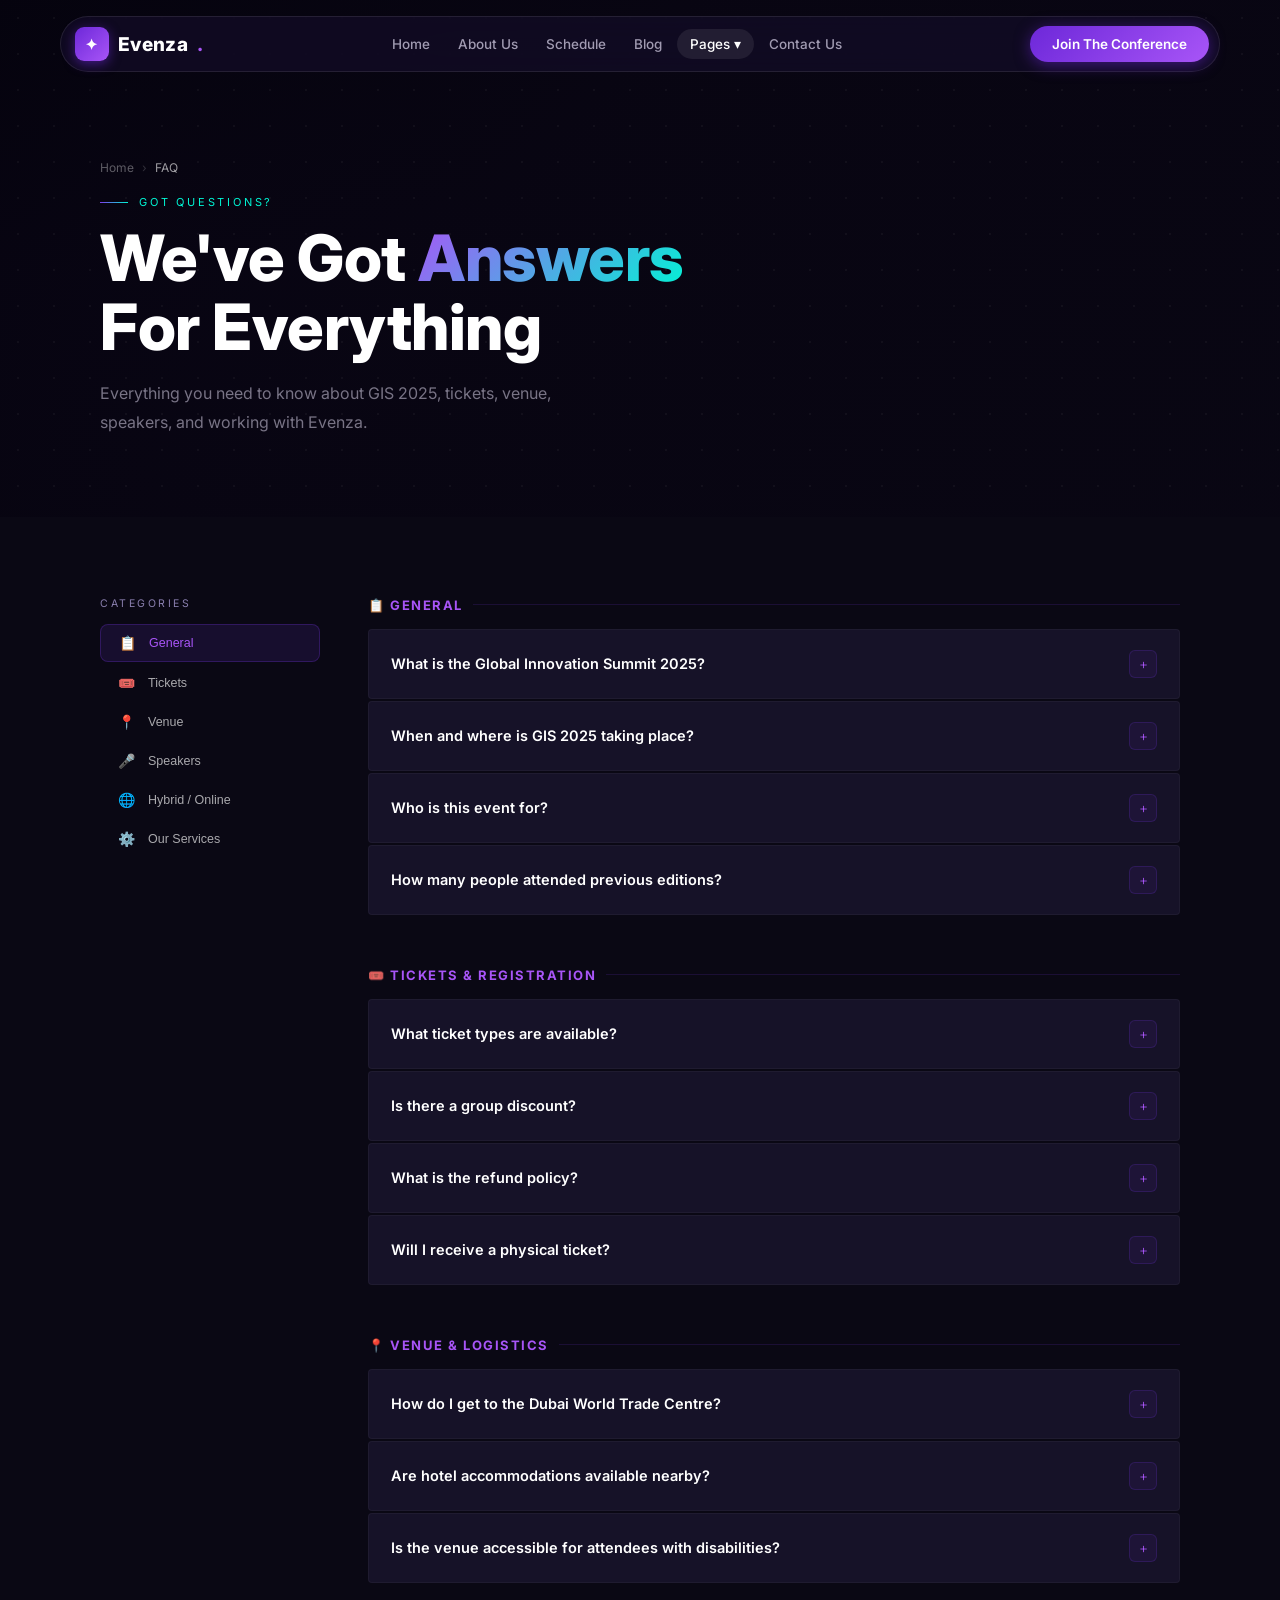
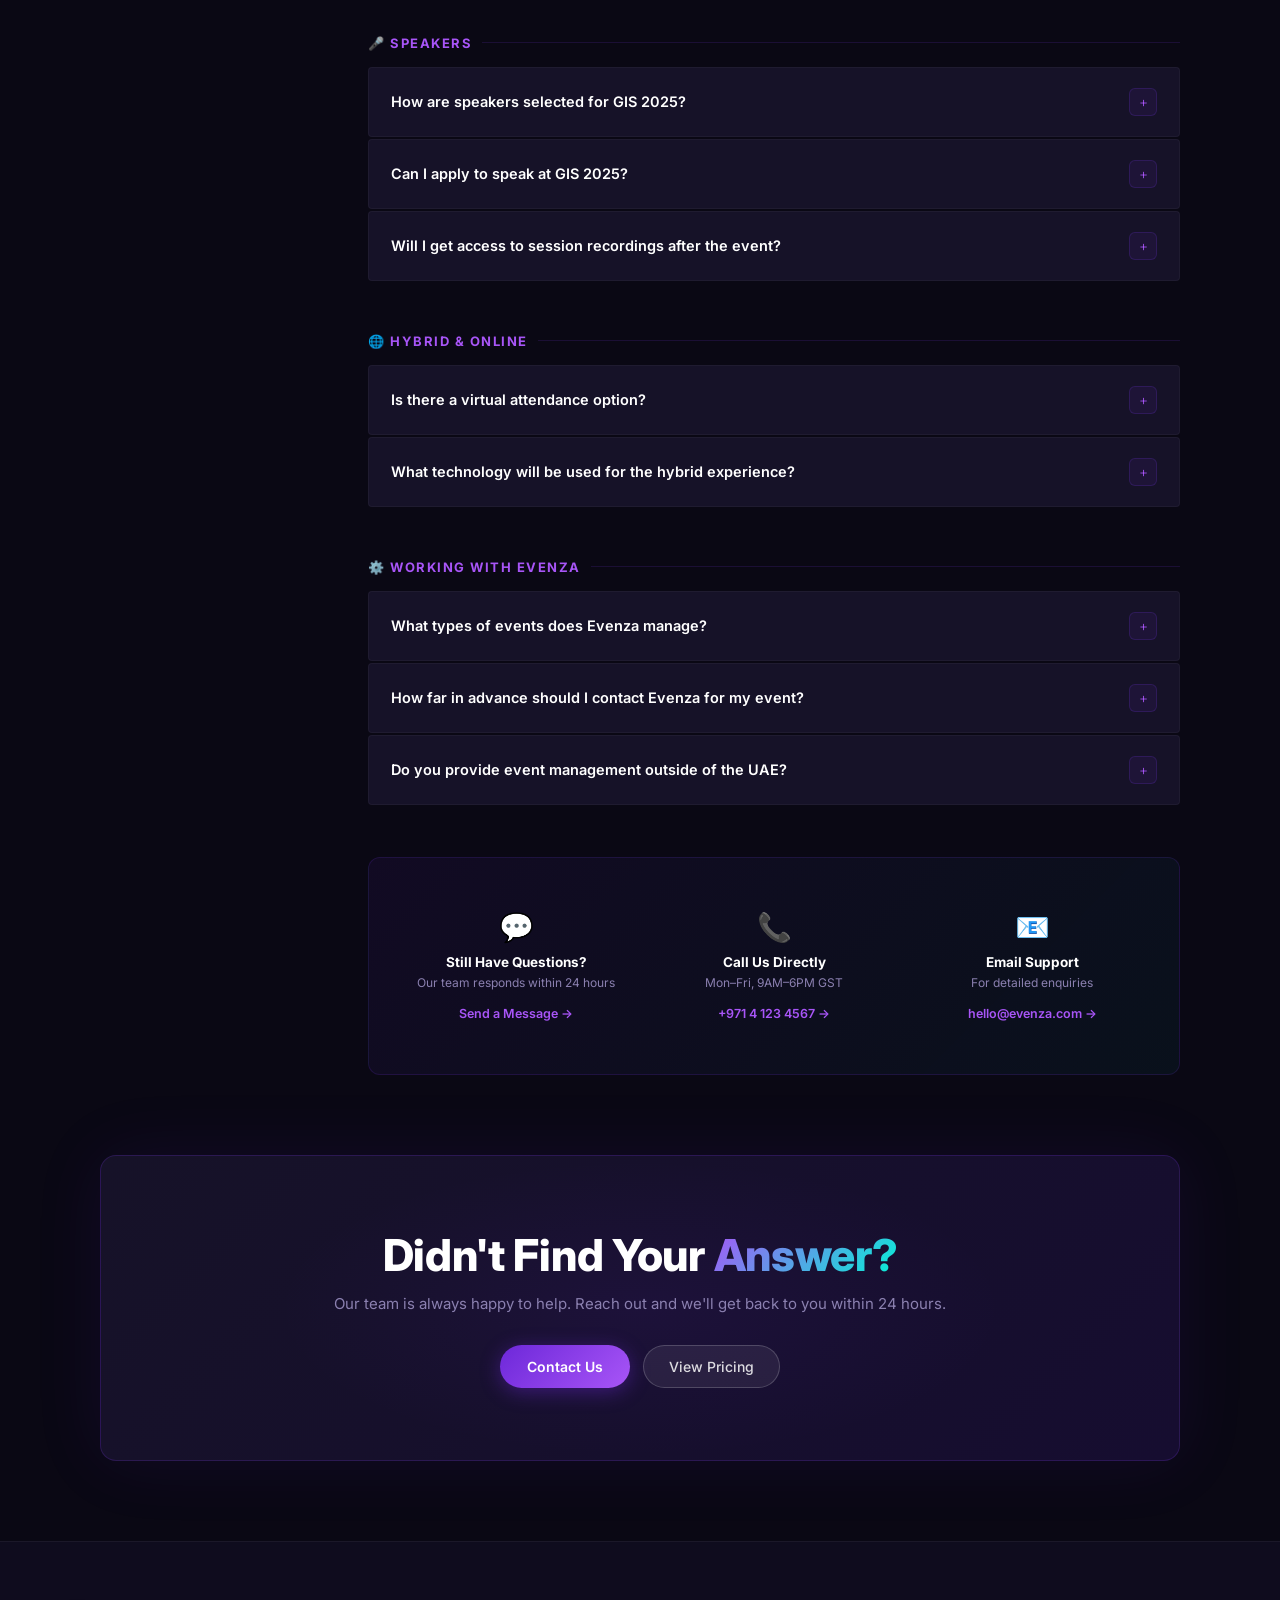
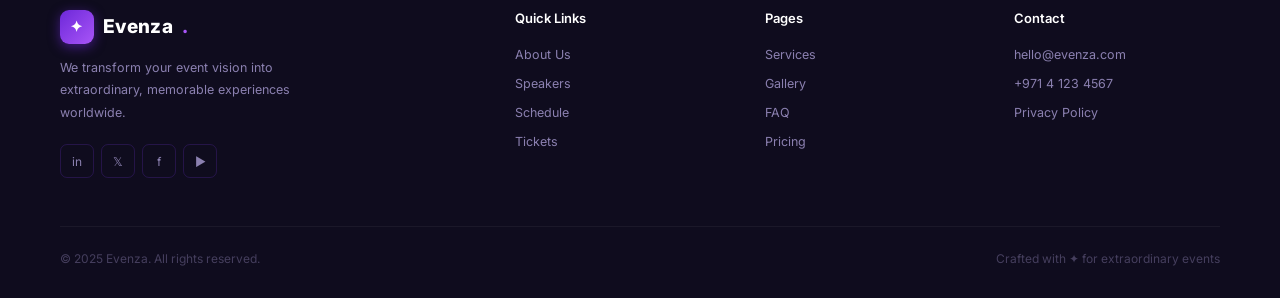
<file: faq.html>
<!DOCTYPE html>
<html lang="en">

<head>
    <meta charset="UTF-8" />
    <meta name="viewport" content="width=device-width, initial-scale=1.0" />
    <title>FAQ – Evenza</title>
    <link rel="preconnect" href="https://fonts.googleapis.com" />
    <link href="https://fonts.googleapis.com/css2?family=Inter:wght@300;400;500;600;700;800;900&display=swap"
        rel="stylesheet" />
<link rel="stylesheet" href="faq.css">
</head>

<body>
    <div id="spbar"></div>

    <!-- NAVBAR -->
    <nav id="navbar">
        <a href="index.html" class="logo">
            <div class="logo-box">✦</div>
            Evenza<span class="logo-dot">.</span>
        </a>
        <ul class="nav-ul">
            <li><a href="index.html">Home</a></li>
            <li><a href="about.html">About Us</a></li>
            <li><a href="schedule.html">Schedule</a></li>
            <li><a href="blog.html">Blog</a></li>
            <li class="dropdown">
                <a href="#" class="active">Pages ▾</a>
                <ul class="dropdown-menu">
                    <li><a href="services.html">Services</a></li>
                    <li><a href="speakers.html">Speakers</a></li>
                    <li><a href="Gallery.html">Gallery</a></li>
                    <li><a href="faq.html" style="color:#a855f7">FAQ</a></li>
                    <li><a href="pricing.html">Pricing</a></li>
                </ul>
            </li>
            <li><a href="contact.html">Contact Us</a></li>
        </ul>
        <a href="index.html#pr" class="nav-btn">Join The Conference</a>
        <button class="hmb" id="hambBtn" onclick="toggleNav()" aria-label="Toggle menu">
            <span></span><span></span><span></span>
        </button>
    </nav>

    <!-- MOBILE NAV -->
    <div class="mobile-nav" id="mobileNav">
        <a href="index.html" onclick="closeNav()">Home</a>
        <a href="about.html" onclick="closeNav()">About Us</a>
        <a href="schedule.html" onclick="closeNav()">Schedule</a>
        <a href="blog.html" onclick="closeNav()">Blog</a>
        <div class="mob-sep"></div>
        <a href="services.html" onclick="closeNav()">Services</a>
        <a href="speakers.html" onclick="closeNav()">Speakers</a>
        <a href="Gallery.html" onclick="closeNav()">Gallery</a>
        <a href="faq.html" onclick="closeNav()">FAQ</a>
        <a href="pricing.html" onclick="closeNav()">Pricing</a>
        <div class="mob-sep"></div>
        <a href="contact.html" onclick="closeNav()">Contact Us</a>
        <div class="mob-sep"></div>
        <a href="index.html#pr" class="mob-btn" onclick="closeNav()">Join The Conference</a>
    </div>

    <!-- PAGE HERO -->
    <section class="pg-hero">
        <div class="pg-hero-bg"></div>
        <div class="pg-hero-ov"></div>
        <div class="pg-hero-grid"></div>
        <div class="pg-hero-wrap">
            <div class="breadcrumb fade-in"><a href="index.html">Home</a><span>›</span><span
                    style="color:rgba(255,255,255,.6)">FAQ</span></div>
            <div class="pg-lbl fade-in">Got Questions?</div>
            <h1 class="pg-title fade-in-2">We've Got <em>Answers</em><br />For Everything</h1>
            <p class="pg-sub fade-in-3">Everything you need to know about GIS 2025, tickets, venue, speakers, and
                working with Evenza.</p>
        </div>
    </section>

    <!-- FAQ -->
    <div class="faq-wrap rv">
        <div class="faq-layout">

            <!-- Category Nav -->
            <div class="faq-nav">
                <div class="faq-nav-title">Categories</div>
                <button class="faq-cat-btn on" onclick="scrollToSection('general', this)"><span
                        class="faq-cat-ic">📋</span><span class="faq-cat-nm">General</span></button>
                <button class="faq-cat-btn" onclick="scrollToSection('tickets', this)"><span
                        class="faq-cat-ic">🎟️</span><span class="faq-cat-nm">Tickets</span></button>
                <button class="faq-cat-btn" onclick="scrollToSection('venue', this)"><span
                        class="faq-cat-ic">📍</span><span class="faq-cat-nm">Venue</span></button>
                <button class="faq-cat-btn" onclick="scrollToSection('speakers', this)"><span
                        class="faq-cat-ic">🎤</span><span class="faq-cat-nm">Speakers</span></button>
                <button class="faq-cat-btn" onclick="scrollToSection('hybrid', this)"><span
                        class="faq-cat-ic">🌐</span><span class="faq-cat-nm">Hybrid / Online</span></button>
                <button class="faq-cat-btn" onclick="scrollToSection('services', this)"><span
                        class="faq-cat-ic">⚙️</span><span class="faq-cat-nm">Our Services</span></button>
            </div>

            <!-- FAQ Content -->
            <div>

                <!-- General -->
                <div class="faq-section" id="general">
                    <div class="faq-section-title">📋 General</div>
                    <div class="faq-item" onclick="toggleFAQ(this)">
                        <div class="faq-q"><span class="faq-q-txt">What is the Global Innovation Summit
                                2025?</span><span class="faq-ic">+</span></div>
                        <div class="faq-a">
                            <p class="faq-a-txt">The Global Innovation Summit (GIS) 2025 is Evenza's flagship annual
                                conference — a 3-day event bringing together 2,500 global leaders, entrepreneurs,
                                investors, and innovators in Dubai. With 48 world-class speakers, workshops, panel
                                discussions, and networking events, GIS 2025 is the year's most anticipated gathering
                                for the global business and technology community.</p>
                        </div>
                    </div>
                    <div class="faq-item" onclick="toggleFAQ(this)">
                        <div class="faq-q"><span class="faq-q-txt">When and where is GIS 2025 taking place?</span><span
                                class="faq-ic">+</span></div>
                        <div class="faq-a">
                            <p class="faq-a-txt">GIS 2025 takes place September 28–30, 2025 at the Dubai World Trade
                                Centre, Sheikh Zayed Road, Dubai, UAE. The venue features multiple halls, workshop
                                rooms, and event spaces all within one complex, making it easily navigable for
                                attendees.</p>
                        </div>
                    </div>
                    <div class="faq-item" onclick="toggleFAQ(this)">
                        <div class="faq-q"><span class="faq-q-txt">Who is this event for?</span><span
                                class="faq-ic">+</span></div>
                        <div class="faq-a">
                            <p class="faq-a-txt">GIS 2025 is designed for C-suite executives, entrepreneurs, investors,
                                tech leaders, policy makers, and professionals across industries who want to stay ahead
                                of global trends, build high-value connections, and gain actionable insights from the
                                world's top minds.</p>
                        </div>
                    </div>
                    <div class="faq-item" onclick="toggleFAQ(this)">
                        <div class="faq-q"><span class="faq-q-txt">How many people attended previous
                                editions?</span><span class="faq-ic">+</span></div>
                        <div class="faq-a">
                            <p class="faq-a-txt">GIS 2024 hosted 2,200 in-person attendees and was live-streamed to over
                                1.8 million viewers globally. GIS 2025 will be the largest edition yet, with capacity
                                expanded to 2,500 in-person attendees and a global live stream available to registered
                                virtual participants.</p>
                        </div>
                    </div>
                </div>

                <!-- Tickets -->
                <div class="faq-section" id="tickets">
                    <div class="faq-section-title">🎟️ Tickets & Registration</div>
                    <div class="faq-item" onclick="toggleFAQ(this)">
                        <div class="faq-q"><span class="faq-q-txt">What ticket types are available?</span><span
                                class="faq-ic">+</span></div>
                        <div class="faq-a">
                            <p class="faq-a-txt">We offer three ticket tiers: <strong style="color:#e8e2f8">Standard
                                    Pass</strong> (access to all keynotes, panels, and networking events), <strong
                                    style="color:#e8e2f8">Premium Pass</strong> (Standard + workshops, gala dinner, and
                                priority seating), and <strong style="color:#e8e2f8">Elite Pass</strong> (Premium + VIP
                                dinner, 1-on-1 speaker access, and exclusive lounge). See our Pricing page for full
                                details and current rates.</p>
                        </div>
                    </div>
                    <div class="faq-item" onclick="toggleFAQ(this)">
                        <div class="faq-q"><span class="faq-q-txt">Is there a group discount?</span><span
                                class="faq-ic">+</span></div>
                        <div class="faq-a">
                            <p class="faq-a-txt">Yes — groups of 5 or more receive a 15% discount, and groups of 10 or
                                more receive 25% off. Contact our team at hello@evenza.com with your group size and
                                preferred ticket type and we'll arrange your booking with the discount applied.</p>
                        </div>
                    </div>
                    <div class="faq-item" onclick="toggleFAQ(this)">
                        <div class="faq-q"><span class="faq-q-txt">What is the refund policy?</span><span
                                class="faq-ic">+</span></div>
                        <div class="faq-a">
                            <p class="faq-a-txt">Tickets are fully refundable up to 60 days before the event. Between
                                30–60 days prior, a 50% refund is available. Within 30 days of the event, tickets are
                                non-refundable but are fully transferable to another person. Simply contact us with the
                                new attendee's details.</p>
                        </div>
                    </div>
                    <div class="faq-item" onclick="toggleFAQ(this)">
                        <div class="faq-q"><span class="faq-q-txt">Will I receive a physical ticket?</span><span
                                class="faq-ic">+</span></div>
                        <div class="faq-a">
                            <p class="faq-a-txt">All tickets are digital. After registration, you'll receive a
                                confirmation email with your QR code. Simply present this at registration on arrival and
                                our team will check you in and provide your physical badge and event pack on the day.
                            </p>
                        </div>
                    </div>
                </div>

                <!-- Venue -->
                <div class="faq-section" id="venue">
                    <div class="faq-section-title">📍 Venue & Logistics</div>
                    <div class="faq-item" onclick="toggleFAQ(this)">
                        <div class="faq-q"><span class="faq-q-txt">How do I get to the Dubai World Trade
                                Centre?</span><span class="faq-ic">+</span></div>
                        <div class="faq-a">
                            <p class="faq-a-txt">The Dubai World Trade Centre is located on Sheikh Zayed Road and is
                                accessible via Dubai Metro (World Trade Centre Station on the Red Line), taxi, or car.
                                The venue has ample parking available for attendees driving. Detailed travel
                                instructions and a venue map will be sent in your pre-event email.</p>
                        </div>
                    </div>
                    <div class="faq-item" onclick="toggleFAQ(this)">
                        <div class="faq-q"><span class="faq-q-txt">Are hotel accommodations available
                                nearby?</span><span class="faq-ic">+</span></div>
                        <div class="faq-a">
                            <p class="faq-a-txt">Yes. We have negotiated preferential rates at several nearby hotels for
                                GIS 2025 attendees, including properties ranging from 4-star to luxury 5-star. Details
                                and booking links will be provided in your registration confirmation email.</p>
                        </div>
                    </div>
                    <div class="faq-item" onclick="toggleFAQ(this)">
                        <div class="faq-q"><span class="faq-q-txt">Is the venue accessible for attendees with
                                disabilities?</span><span class="faq-ic">+</span></div>
                        <div class="faq-a">
                            <p class="faq-a-txt">Absolutely. The Dubai World Trade Centre is fully accessible with
                                elevators, ramps, accessible restrooms, and reserved seating areas. If you have any
                                specific accessibility requirements, please contact us at hello@evenza.com in advance so
                                we can ensure the best possible experience for you.</p>
                        </div>
                    </div>
                </div>

                <!-- Speakers -->
                <div class="faq-section" id="speakers">
                    <div class="faq-section-title">🎤 Speakers</div>
                    <div class="faq-item" onclick="toggleFAQ(this)">
                        <div class="faq-q"><span class="faq-q-txt">How are speakers selected for GIS 2025?</span><span
                                class="faq-ic">+</span></div>
                        <div class="faq-a">
                            <p class="faq-a-txt">Our curation team reviews hundreds of applications and nominations
                                every year. We select speakers based on their relevance to our theme, depth of
                                expertise, ability to deliver actionable insights, and the diversity of perspectives
                                they bring.</p>
                        </div>
                    </div>
                    <div class="faq-item" onclick="toggleFAQ(this)">
                        <div class="faq-q"><span class="faq-q-txt">Can I apply to speak at GIS 2025?</span><span
                                class="faq-ic">+</span></div>
                        <div class="faq-a">
                            <p class="faq-a-txt">Speaker applications for GIS 2025 are open until June 30, 2025. Submit
                                your application via our Contact page with a brief bio, your proposed topic, and any
                                previous speaking engagements. Our team will review and respond within 2 weeks.</p>
                        </div>
                    </div>
                    <div class="faq-item" onclick="toggleFAQ(this)">
                        <div class="faq-q"><span class="faq-q-txt">Will I get access to session recordings after the
                                event?</span><span class="faq-ic">+</span></div>
                        <div class="faq-a">
                            <p class="faq-a-txt">Yes. All keynotes and panel sessions will be professionally recorded
                                and made available to registered attendees within 2 weeks after the event. Premium and
                                Elite Pass holders receive lifetime access to all recordings. Standard Pass holders
                                receive 90-day access.</p>
                        </div>
                    </div>
                </div>

                <!-- Hybrid -->
                <div class="faq-section" id="hybrid">
                    <div class="faq-section-title">🌐 Hybrid & Online</div>
                    <div class="faq-item" onclick="toggleFAQ(this)">
                        <div class="faq-q"><span class="faq-q-txt">Is there a virtual attendance option?</span><span
                                class="faq-ic">+</span></div>
                        <div class="faq-a">
                            <p class="faq-a-txt">Yes. GIS 2025 will be live-streamed globally via our proprietary hybrid
                                event platform. Virtual passes are available at a reduced rate and include access to all
                                live-streamed keynotes and panels, as well as the on-demand library post-event. Virtual
                                attendees also have access to our digital networking lounge.</p>
                        </div>
                    </div>
                    <div class="faq-item" onclick="toggleFAQ(this)">
                        <div class="faq-q"><span class="faq-q-txt">What technology will be used for the hybrid
                                experience?</span><span class="faq-ic">+</span></div>
                        <div class="faq-a">
                            <p class="faq-a-txt">We use our in-house platform combined with professional broadcast-grade
                                production for all hybrid sessions. Virtual attendees can interact via live Q&A, polls,
                                and our networking algorithm that matches you with other attendees based on your profile
                                and interests.</p>
                        </div>
                    </div>
                </div>

                <!-- Services -->
                <div class="faq-section" id="services">
                    <div class="faq-section-title">⚙️ Working With Evenza</div>
                    <div class="faq-item" onclick="toggleFAQ(this)">
                        <div class="faq-q"><span class="faq-q-txt">What types of events does Evenza manage?</span><span
                                class="faq-ic">+</span></div>
                        <div class="faq-a">
                            <p class="faq-a-txt">Evenza manages everything from intimate 50-person CEO dinners to
                                15,000-seat global summits. Our services include corporate conferences, product
                                launches, gala dinners, hybrid events, exhibitions, award ceremonies, and government
                                events. We've delivered 2,400+ events across 40+ countries.</p>
                        </div>
                    </div>
                    <div class="faq-item" onclick="toggleFAQ(this)">
                        <div class="faq-q"><span class="faq-q-txt">How far in advance should I contact Evenza for my
                                event?</span><span class="faq-ic">+</span></div>
                        <div class="faq-a">
                            <p class="faq-a-txt">For large-scale conferences and summits, we recommend reaching out 9–12
                                months in advance. For mid-size events (200–1,000 attendees), 4–6 months is ideal. For
                                smaller corporate events, 6–8 weeks is typically sufficient. Contact us and we'll let
                                you know what's achievable.</p>
                        </div>
                    </div>
                    <div class="faq-item" onclick="toggleFAQ(this)">
                        <div class="faq-q"><span class="faq-q-txt">Do you provide event management outside of the
                                UAE?</span><span class="faq-ic">+</span></div>
                        <div class="faq-a">
                            <p class="faq-a-txt">Absolutely. We operate globally with offices in Dubai, Singapore,
                                London, New York, and Sydney, plus local partner networks in 40+ countries. We can
                                manage events wherever you need them, with the same level of quality and service you'd
                                expect locally.</p>
                        </div>
                    </div>
                </div>

                <!-- Contact Strip -->
                <div class="faq-contact rv">
                    <div class="fc-item">
                        <div class="fc-ic">💬</div>
                        <div class="fc-nm">Still Have Questions?</div>
                        <div class="fc-t">Our team responds within 24 hours</div>
                        <a href="index.html#ct" class="fc-link">Send a Message →</a>
                    </div>
                    <div class="fc-item">
                        <div class="fc-ic">📞</div>
                        <div class="fc-nm">Call Us Directly</div>
                        <div class="fc-t">Mon–Fri, 9AM–6PM GST</div>
                        <a href="tel:+97141234567" class="fc-link">+971 4 123 4567 →</a>
                    </div>
                    <div class="fc-item">
                        <div class="fc-ic">📧</div>
                        <div class="fc-nm">Email Support</div>
                        <div class="fc-t">For detailed enquiries</div>
                        <a href="mailto:hello@evenza.com" class="fc-link">hello@evenza.com →</a>
                    </div>
                </div>

            </div>
        </div>
    </div>

    <!-- CTA -->
    <div class="cta-outer">
        <div class="cta-box rv">
            <h2>Didn't Find Your <em>Answer?</em></h2>
            <p>Our team is always happy to help. Reach out and we'll get back to you within 24 hours.</p>
            <div class="cta-btns">
                <a href="index.html#ct" class="btn-p">Contact Us</a>
                <a href="pricing.html" class="btn-g">View Pricing</a>
            </div>
        </div>
    </div>

    <!-- FOOTER -->
    <footer>
        <div class="ft">
            <div class="fb">
                <a href="index.html" class="logo">
                    <div class="logo-box">✦</div>Evenza<span class="logo-dot">.</span>
                </a>
                <p>We transform your event vision into extraordinary, memorable experiences worldwide.</p>
                <div class="ft-soc"><a href="#" class="fts">in</a><a href="#" class="fts">𝕏</a><a href="#"
                        class="fts">f</a><a href="#" class="fts">▶</a></div>
            </div>
            <div class="fc2">
                <h4>Quick Links</h4>
                <ul class="fl">
                    <li><a href="about.html">About Us</a></li>
                    <li><a href="speakers.html">Speakers</a></li>
                    <li><a href="schedule.html">Schedule</a></li>
                    <li><a href="index.html#pr">Tickets</a></li>
                </ul>
            </div>
            <div class="fc2">
                <h4>Pages</h4>
                <ul class="fl">
                    <li><a href="services.html">Services</a></li>
                    <li><a href="Gallery.html">Gallery</a></li>
                    <li><a href="faq.html">FAQ</a></li>
                    <li><a href="pricing.html">Pricing</a></li>
                </ul>
            </div>
            <div class="fc2">
                <h4>Contact</h4>
                <ul class="fl">
                    <li><a href="#">hello@evenza.com</a></li>
                    <li><a href="#">+971 4 123 4567</a></li>
                    <li><a href="#">Privacy Policy</a></li>
                </ul>
            </div>
        </div>
        <div class="ft-bot">
            <span>© 2025 Evenza. All rights reserved.</span>
            <span>Crafted with ✦ for extraordinary events</span>
        </div>
    </footer>
<script src="faq.java"></script>
</body>

</html>
</file>
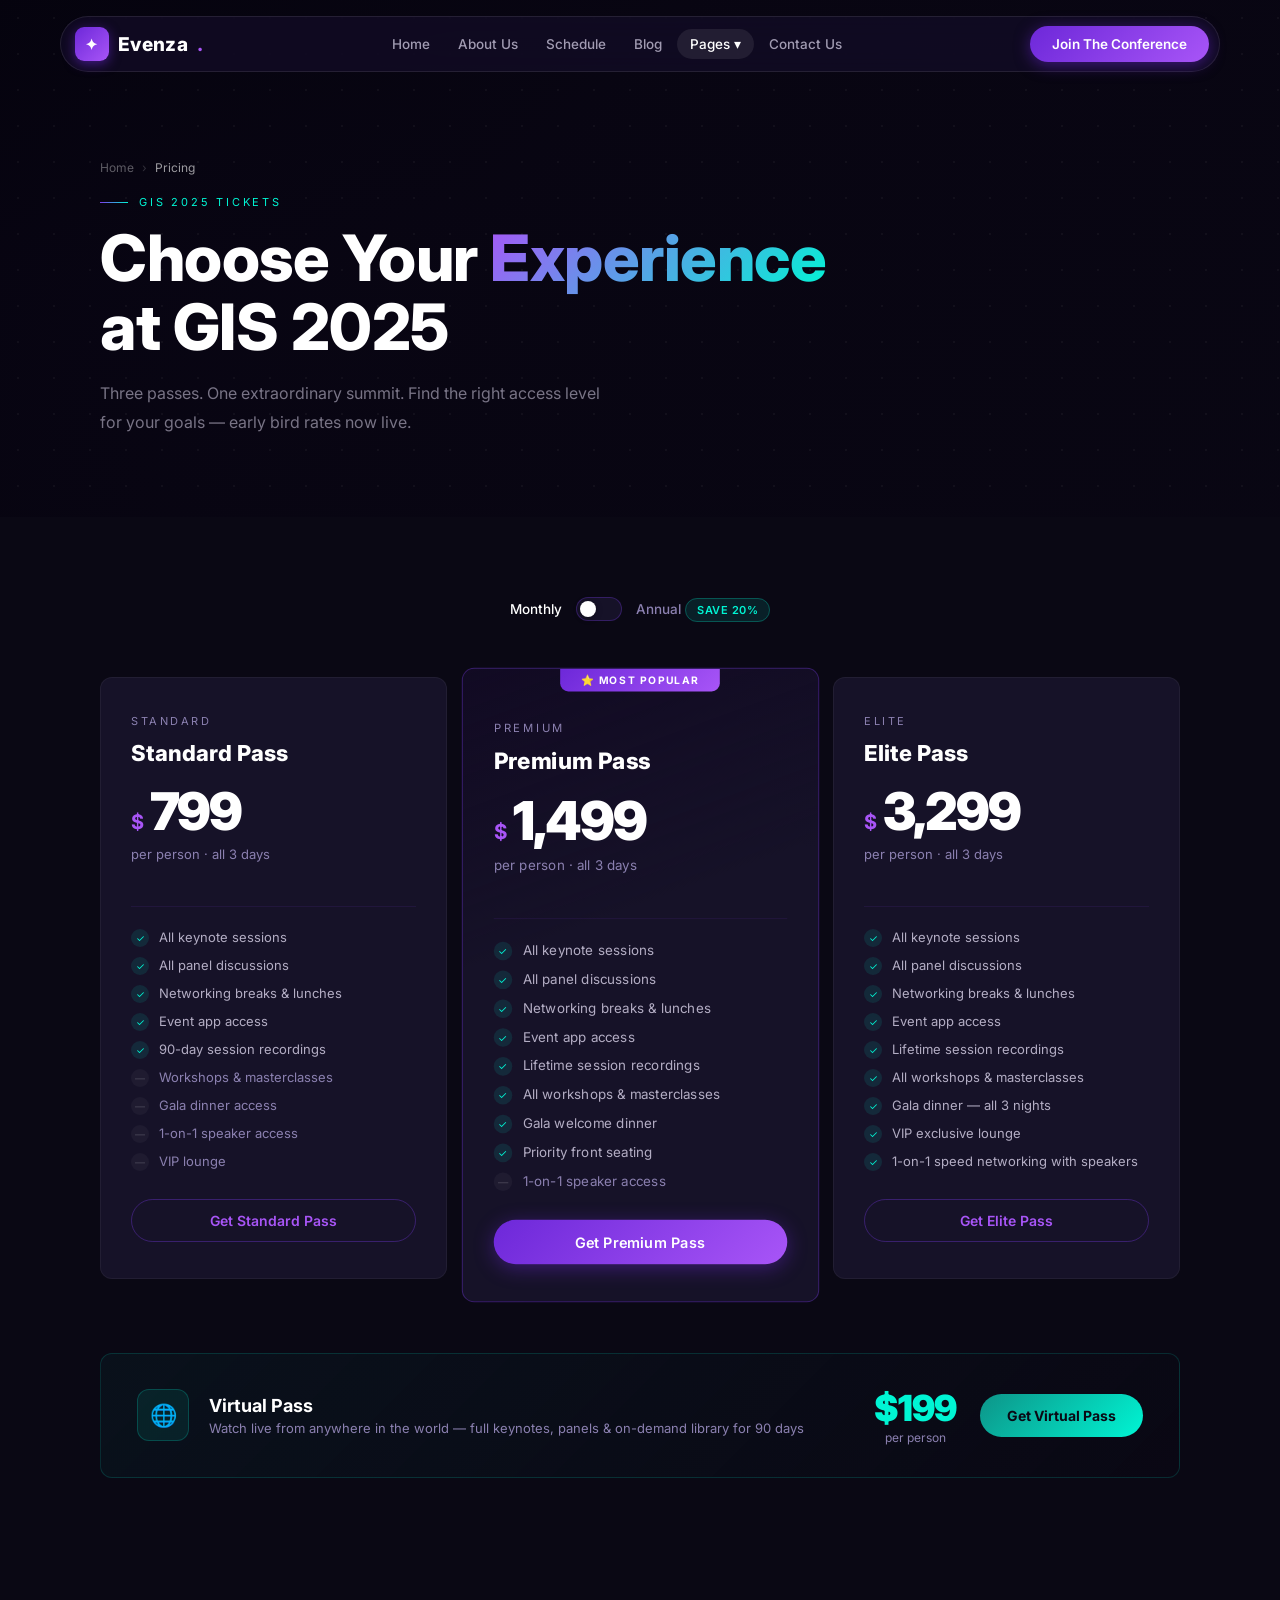
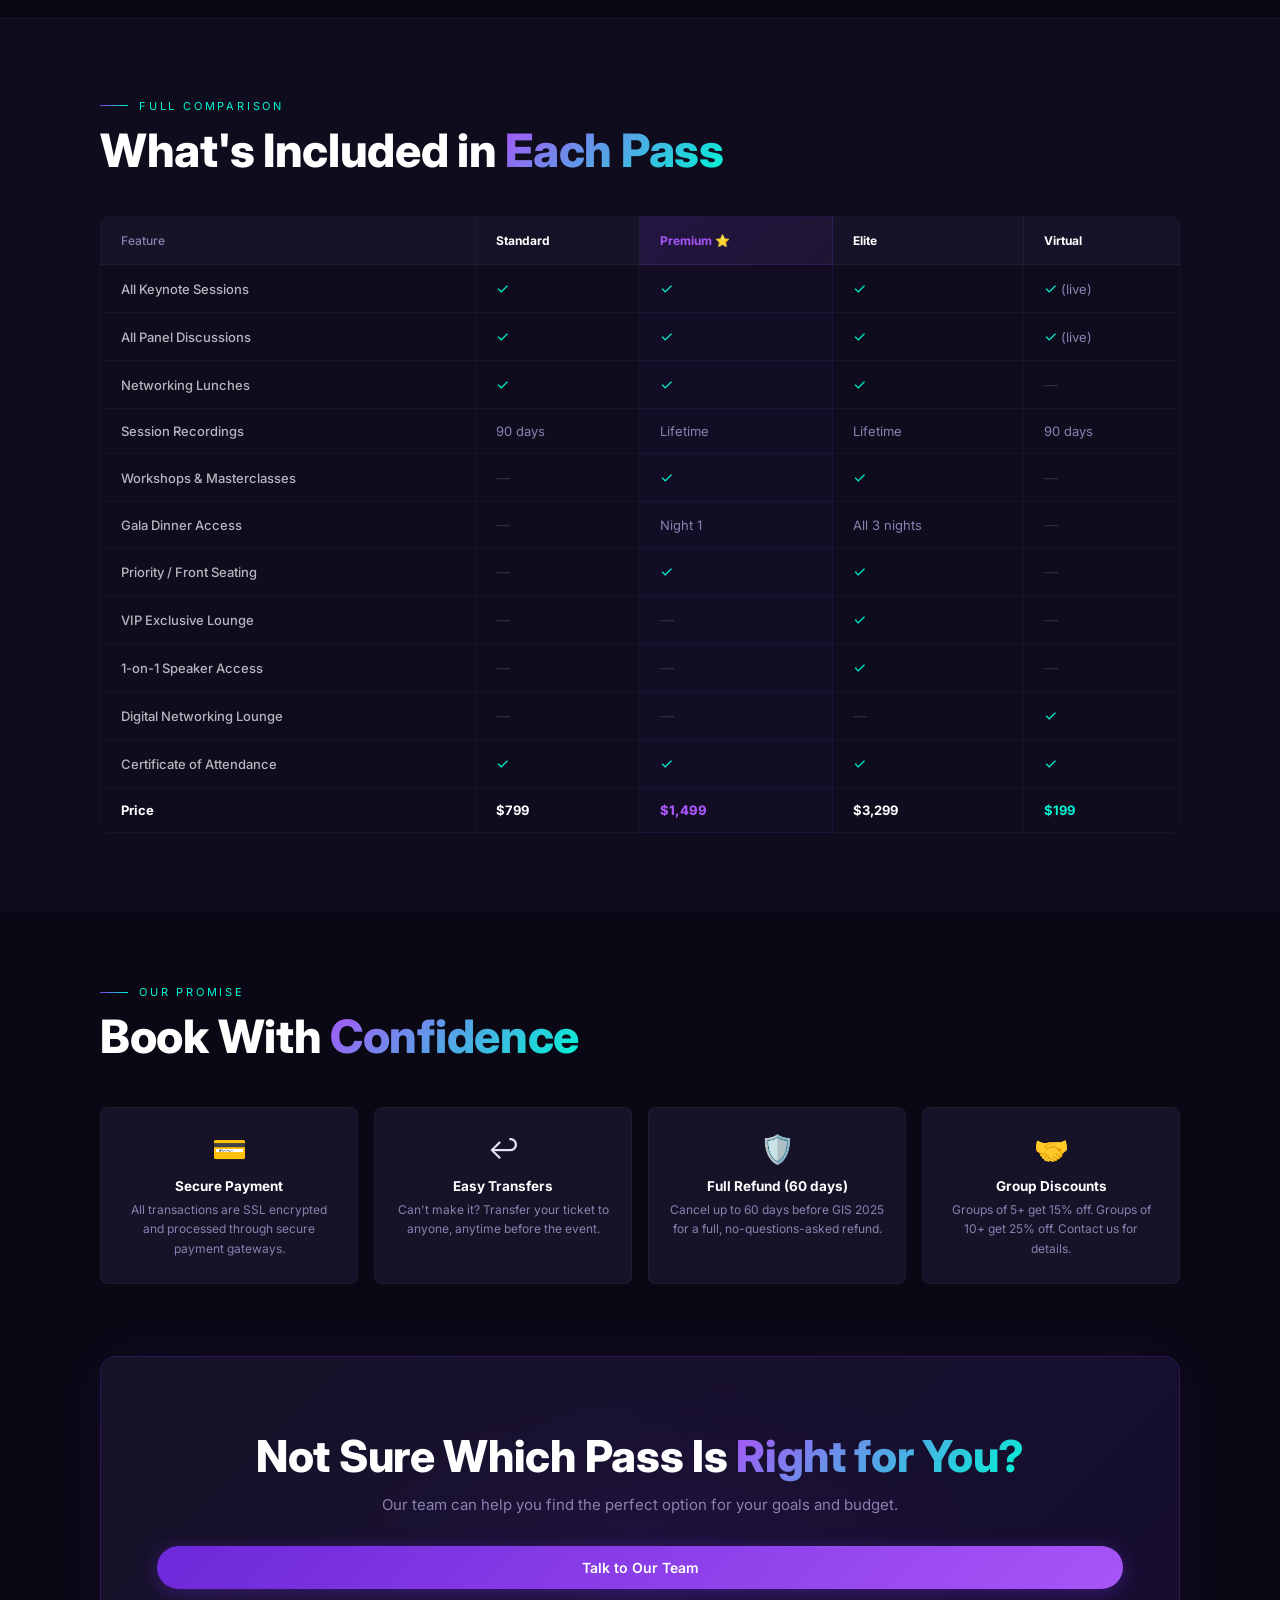
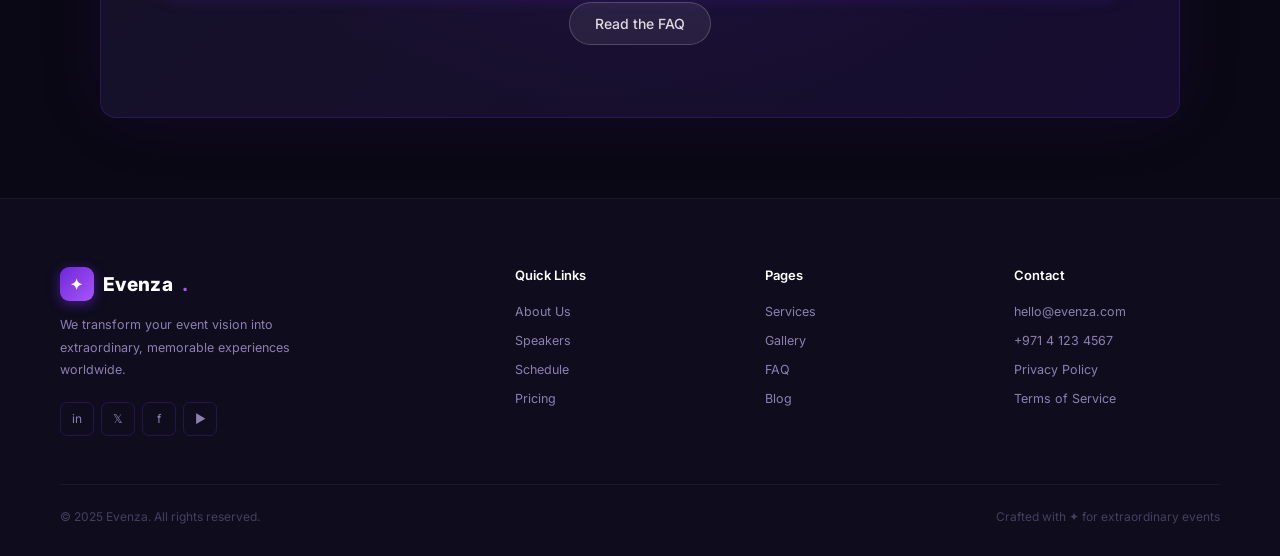
<file: pricing.html>
<!DOCTYPE html>
<html lang="en">

<head>
    <meta charset="UTF-8" />
    <meta name="viewport" content="width=device-width, initial-scale=1.0" />
    <title>Pricing – Evenza</title>
    <link rel="preconnect" href="https://fonts.googleapis.com" />
    <link href="https://fonts.googleapis.com/css2?family=Inter:wght@300;400;500;600;700;800;900&display=swap"
        rel="stylesheet" />
        <link rel="stylesheet" href="pricing.css">
  
</head>

<body>
    <div id="spbar"></div>

    <!-- NAVBAR -->
    <nav id="navbar">
        <a href="index.html" class="logo">
            <div class="logo-box">✦</div>
            Evenza<span class="logo-dot">.</span>
        </a>
        <ul class="nav-ul">
            <li><a href="index.html">Home</a></li>
            <li><a href="about.html">About Us</a></li>
            <li><a href="schedule.html">Schedule</a></li>
            <li><a href="blog.html">Blog</a></li>
            <li class="dropdown">
                <a href="#" class="active">Pages ▾</a>
                <ul class="dropdown-menu">
                    <li><a href="services.html">Services</a></li>
                    <li><a href="speakers.html">Speakers</a></li>
                    <li><a href="Gallery.html">Gallery</a></li>
                    <li><a href="faq.html">FAQ</a></li>
                    <li><a href="pricing.html" style="color:#a855f7">Pricing</a></li>
                </ul>
            </li>
            <li><a href="contact.html">Contact Us</a></li>
        </ul>
        <a href="#pr-grid" class="nav-btn">Join The Conference</a>
        <button class="hmb" id="hambBtn" onclick="toggleNav()" aria-label="Toggle menu">
            <span></span><span></span><span></span>
        </button>
    </nav>

    <!-- MOBILE NAV -->
    <div class="mobile-nav" id="mobileNav">
        <a href="index.html" onclick="closeNav()">Home</a>
        <a href="about.html" onclick="closeNav()">About Us</a>
        <a href="schedule.html" onclick="closeNav()">Schedule</a>
        <a href="blog.html" onclick="closeNav()">Blog</a>
        <div class="mob-sep"></div>
        <a href="services.html" onclick="closeNav()">Services</a>
        <a href="speakers.html" onclick="closeNav()">Speakers</a>
        <a href="Gallery.html" onclick="closeNav()">Gallery</a>
        <a href="faq.html" onclick="closeNav()">FAQ</a>
        <a href="pricing.html" onclick="closeNav()">Pricing</a>
        <div class="mob-sep"></div>
        <a href="contact.html" onclick="closeNav()">Contact Us</a>
        <div class="mob-sep"></div>
        <a href="#pr-grid" class="mob-btn" onclick="closeNav()">Join The Conference</a>
    </div>

    <!-- PAGE HERO -->
    <section class="pg-hero">
        <div class="pg-hero-bg"></div>
        <div class="pg-hero-ov"></div>
        <div class="pg-hero-grid"></div>
        <div class="pg-hero-wrap">
            <div class="breadcrumb fade-in"><a href="index.html">Home</a><span>›</span><span
                    style="color:rgba(255,255,255,.6)">Pricing</span></div>
            <div class="pg-lbl fade-in">GIS 2025 Tickets</div>
            <h1 class="pg-title fade-in-2">Choose Your <em>Experience</em><br />at GIS 2025</h1>
            <p class="pg-sub fade-in-3">Three passes. One extraordinary summit. Find the right access level for your
                goals — early bird rates now live.</p>
        </div>
    </section>

    <!-- PRICING -->
    <div class="pr-wrap" id="pr-grid">

        <!-- Toggle -->
        <div class="pr-toggle rv">
            <span class="pr-toggle-label on" id="lbl-m">Monthly</span>
            <div class="toggle-sw" id="toggle-sw" onclick="toggleBilling()">
                <div class="toggle-knob"></div>
            </div>
            <span class="pr-toggle-label" id="lbl-a">Annual <span class="pr-save">SAVE 20%</span></span>
        </div>

        <!-- Cards -->
        <div class="pr-grid rv">
            <div class="pr-c">
                <div class="pr-label">Standard</div>
                <div class="pr-name">Standard Pass</div>
                <div class="pr-price"><span class="pr-curr">$</span><span class="pr-amt" id="p1">799</span></div>
                <div class="pr-per">per person · all 3 days</div>
                <div class="pr-orig" id="p1-orig"></div>
                <div class="pr-divider"></div>
                <div class="pr-features">
                    <div class="pf yes"><span class="pf-ic">✓</span>All keynote sessions</div>
                    <div class="pf yes"><span class="pf-ic">✓</span>All panel discussions</div>
                    <div class="pf yes"><span class="pf-ic">✓</span>Networking breaks & lunches</div>
                    <div class="pf yes"><span class="pf-ic">✓</span>Event app access</div>
                    <div class="pf yes"><span class="pf-ic">✓</span>90-day session recordings</div>
                    <div class="pf no"><span class="pf-ic">—</span>Workshops & masterclasses</div>
                    <div class="pf no"><span class="pf-ic">—</span>Gala dinner access</div>
                    <div class="pf no"><span class="pf-ic">—</span>1-on-1 speaker access</div>
                    <div class="pf no"><span class="pf-ic">—</span>VIP lounge</div>
                </div>
                <a href="#" class="btn-outline">Get Standard Pass</a>
            </div>
            <div class="pr-c pop">
                <div class="pr-badge">⭐ Most Popular</div>
                <div class="pr-label" style="margin-top:14px">Premium</div>
                <div class="pr-name">Premium Pass</div>
                <div class="pr-price"><span class="pr-curr">$</span><span class="pr-amt" id="p2">1,499</span></div>
                <div class="pr-per">per person · all 3 days</div>
                <div class="pr-orig" id="p2-orig"></div>
                <div class="pr-divider"></div>
                <div class="pr-features">
                    <div class="pf yes"><span class="pf-ic">✓</span>All keynote sessions</div>
                    <div class="pf yes"><span class="pf-ic">✓</span>All panel discussions</div>
                    <div class="pf yes"><span class="pf-ic">✓</span>Networking breaks & lunches</div>
                    <div class="pf yes"><span class="pf-ic">✓</span>Event app access</div>
                    <div class="pf yes"><span class="pf-ic">✓</span>Lifetime session recordings</div>
                    <div class="pf yes"><span class="pf-ic">✓</span>All workshops & masterclasses</div>
                    <div class="pf yes"><span class="pf-ic">✓</span>Gala welcome dinner</div>
                    <div class="pf yes"><span class="pf-ic">✓</span>Priority front seating</div>
                    <div class="pf no"><span class="pf-ic">—</span>1-on-1 speaker access</div>
                </div>
                <a href="#" class="btn-p">Get Premium Pass</a>
            </div>
            <div class="pr-c">
                <div class="pr-label">Elite</div>
                <div class="pr-name">Elite Pass</div>
                <div class="pr-price"><span class="pr-curr">$</span><span class="pr-amt" id="p3">3,299</span></div>
                <div class="pr-per">per person · all 3 days</div>
                <div class="pr-orig" id="p3-orig"></div>
                <div class="pr-divider"></div>
                <div class="pr-features">
                    <div class="pf yes"><span class="pf-ic">✓</span>All keynote sessions</div>
                    <div class="pf yes"><span class="pf-ic">✓</span>All panel discussions</div>
                    <div class="pf yes"><span class="pf-ic">✓</span>Networking breaks & lunches</div>
                    <div class="pf yes"><span class="pf-ic">✓</span>Event app access</div>
                    <div class="pf yes"><span class="pf-ic">✓</span>Lifetime session recordings</div>
                    <div class="pf yes"><span class="pf-ic">✓</span>All workshops & masterclasses</div>
                    <div class="pf yes"><span class="pf-ic">✓</span>Gala dinner — all 3 nights</div>
                    <div class="pf yes"><span class="pf-ic">✓</span>VIP exclusive lounge</div>
                    <div class="pf yes"><span class="pf-ic">✓</span>1-on-1 speed networking with speakers</div>
                </div>
                <a href="#" class="btn-outline">Get Elite Pass</a>
            </div>
        </div>

        <!-- Virtual -->
        <div class="pr-virtual rv">
            <div class="prv-left">
                <div class="prv-ic">🌐</div>
                <div>
                    <div class="prv-nm">Virtual Pass</div>
                    <div class="prv-t">Watch live from anywhere in the world — full keynotes, panels & on-demand library
                        for 90 days</div>
                </div>
            </div>
            <div style="text-align:center">
                <div class="prv-price" id="pv">$199</div>
                <div class="prv-per">per person</div>
            </div>
            <a href="#" class="btn-teal">Get Virtual Pass</a>
        </div>
    </div>

    <!-- COMPARISON TABLE -->
    <section class="compare">
        <div class="compare-in rv">
            <div class="lbl">Full Comparison</div>
            <div class="ttl">What's Included in <span>Each Pass</span></div>
            <div class="table-wrap">
                <table>
                    <thead>
                        <tr>
                            <th>Feature</th>
                            <th>Standard</th>
                            <th class="pop-col">Premium ⭐</th>
                            <th>Elite</th>
                            <th>Virtual</th>
                        </tr>
                    </thead>
                    <tbody>
                        <tr>
                            <td>All Keynote Sessions</td>
                            <td><span class="check">✓</span></td>
                            <td class="pop-col"><span class="check">✓</span></td>
                            <td><span class="check">✓</span></td>
                            <td><span class="check">✓</span> (live)</td>
                        </tr>
                        <tr>
                            <td>All Panel Discussions</td>
                            <td><span class="check">✓</span></td>
                            <td class="pop-col"><span class="check">✓</span></td>
                            <td><span class="check">✓</span></td>
                            <td><span class="check">✓</span> (live)</td>
                        </tr>
                        <tr>
                            <td>Networking Lunches</td>
                            <td><span class="check">✓</span></td>
                            <td class="pop-col"><span class="check">✓</span></td>
                            <td><span class="check">✓</span></td>
                            <td><span class="cross">—</span></td>
                        </tr>
                        <tr>
                            <td>Session Recordings</td>
                            <td>90 days</td>
                            <td class="pop-col">Lifetime</td>
                            <td>Lifetime</td>
                            <td>90 days</td>
                        </tr>
                        <tr>
                            <td>Workshops & Masterclasses</td>
                            <td><span class="cross">—</span></td>
                            <td class="pop-col"><span class="check">✓</span></td>
                            <td><span class="check">✓</span></td>
                            <td><span class="cross">—</span></td>
                        </tr>
                        <tr>
                            <td>Gala Dinner Access</td>
                            <td><span class="cross">—</span></td>
                            <td class="pop-col">Night 1</td>
                            <td>All 3 nights</td>
                            <td><span class="cross">—</span></td>
                        </tr>
                        <tr>
                            <td>Priority / Front Seating</td>
                            <td><span class="cross">—</span></td>
                            <td class="pop-col"><span class="check">✓</span></td>
                            <td><span class="check">✓</span></td>
                            <td><span class="cross">—</span></td>
                        </tr>
                        <tr>
                            <td>VIP Exclusive Lounge</td>
                            <td><span class="cross">—</span></td>
                            <td class="pop-col"><span class="cross">—</span></td>
                            <td><span class="check">✓</span></td>
                            <td><span class="cross">—</span></td>
                        </tr>
                        <tr>
                            <td>1-on-1 Speaker Access</td>
                            <td><span class="cross">—</span></td>
                            <td class="pop-col"><span class="cross">—</span></td>
                            <td><span class="check">✓</span></td>
                            <td><span class="cross">—</span></td>
                        </tr>
                        <tr>
                            <td>Digital Networking Lounge</td>
                            <td><span class="cross">—</span></td>
                            <td class="pop-col"><span class="cross">—</span></td>
                            <td><span class="cross">—</span></td>
                            <td><span class="check">✓</span></td>
                        </tr>
                        <tr>
                            <td>Certificate of Attendance</td>
                            <td><span class="check">✓</span></td>
                            <td class="pop-col"><span class="check">✓</span></td>
                            <td><span class="check">✓</span></td>
                            <td><span class="check">✓</span></td>
                        </tr>
                        <tr>
                            <td style="font-weight:700;color:#fff">Price</td>
                            <td style="color:#fff;font-weight:700">$799</td>
                            <td class="pop-col" style="color:#a855f7;font-weight:800">$1,499</td>
                            <td style="color:#fff;font-weight:700">$3,299</td>
                            <td style="color:#00f5d4;font-weight:700">$199</td>
                        </tr>
                    </tbody>
                </table>
            </div>
        </div>
    </section>

    <!-- GUARANTEES -->
    <section class="guarantees">
        <div class="lbl rv">Our Promise</div>
        <div class="ttl rv">Book With <span>Confidence</span></div>
        <div class="gg-grid">
            <div class="gg rv">
                <div class="gg-ic">💳</div>
                <div class="gg-n">Secure Payment</div>
                <div class="gg-t">All transactions are SSL encrypted and processed through secure payment gateways.
                </div>
            </div>
            <div class="gg rv">
                <div class="gg-ic">↩️</div>
                <div class="gg-n">Easy Transfers</div>
                <div class="gg-t">Can't make it? Transfer your ticket to anyone, anytime before the event.</div>
            </div>
            <div class="gg rv">
                <div class="gg-ic">🛡️</div>
                <div class="gg-n">Full Refund (60 days)</div>
                <div class="gg-t">Cancel up to 60 days before GIS 2025 for a full, no-questions-asked refund.</div>
            </div>
            <div class="gg rv">
                <div class="gg-ic">🤝</div>
                <div class="gg-n">Group Discounts</div>
                <div class="gg-t">Groups of 5+ get 15% off. Groups of 10+ get 25% off. Contact us for details.</div>
            </div>
        </div>
    </section>

    <!-- CTA -->
    <div class="cta-outer">
        <div class="cta-box rv">
            <h2>Not Sure Which Pass Is <em>Right for You?</em></h2>
            <p>Our team can help you find the perfect option for your goals and budget.</p>
            <div class="cta-btns">
                <a href="index.html#ct" class="btn-p">Talk to Our Team</a>
                <a href="faq.html" class="btn-g">Read the FAQ</a>
            </div>
        </div>
    </div>

    <!-- FOOTER -->
    <footer>
        <div class="ft">
            <div class="fb">
                <a href="index.html" class="logo">
                    <div class="logo-box">✦</div>Evenza<span class="logo-dot">.</span>
                </a>
                <p>We transform your event vision into extraordinary, memorable experiences worldwide.</p>
                <div class="ft-soc"><a href="#" class="fts">in</a><a href="#" class="fts">𝕏</a><a href="#"
                        class="fts">f</a><a href="#" class="fts">▶</a></div>
            </div>
            <div class="fc">
                <h4>Quick Links</h4>
                <ul class="fl">
                    <li><a href="about.html">About Us</a></li>
                    <li><a href="speakers.html">Speakers</a></li>
                    <li><a href="schedule.html">Schedule</a></li>
                    <li><a href="pricing.html">Pricing</a></li>
                </ul>
            </div>
            <div class="fc">
                <h4>Pages</h4>
                <ul class="fl">
                    <li><a href="services.html">Services</a></li>
                    <li><a href="Gallery.html">Gallery</a></li>
                    <li><a href="faq.html">FAQ</a></li>
                    <li><a href="blog.html">Blog</a></li>
                </ul>
            </div>
            <div class="fc">
                <h4>Contact</h4>
                <ul class="fl">
                    <li><a href="#">hello@evenza.com</a></li>
                    <li><a href="#">+971 4 123 4567</a></li>
                    <li><a href="#">Privacy Policy</a></li>
                    <li><a href="#">Terms of Service</a></li>
                </ul>
            </div>
        </div>
        <div class="ft-bot">
            <span>© 2025 Evenza. All rights reserved.</span>
            <span>Crafted with ✦ for extraordinary events</span>
        </div>
    </footer>
<script src="pricing.java"></script>
</body>

</html>
</file>
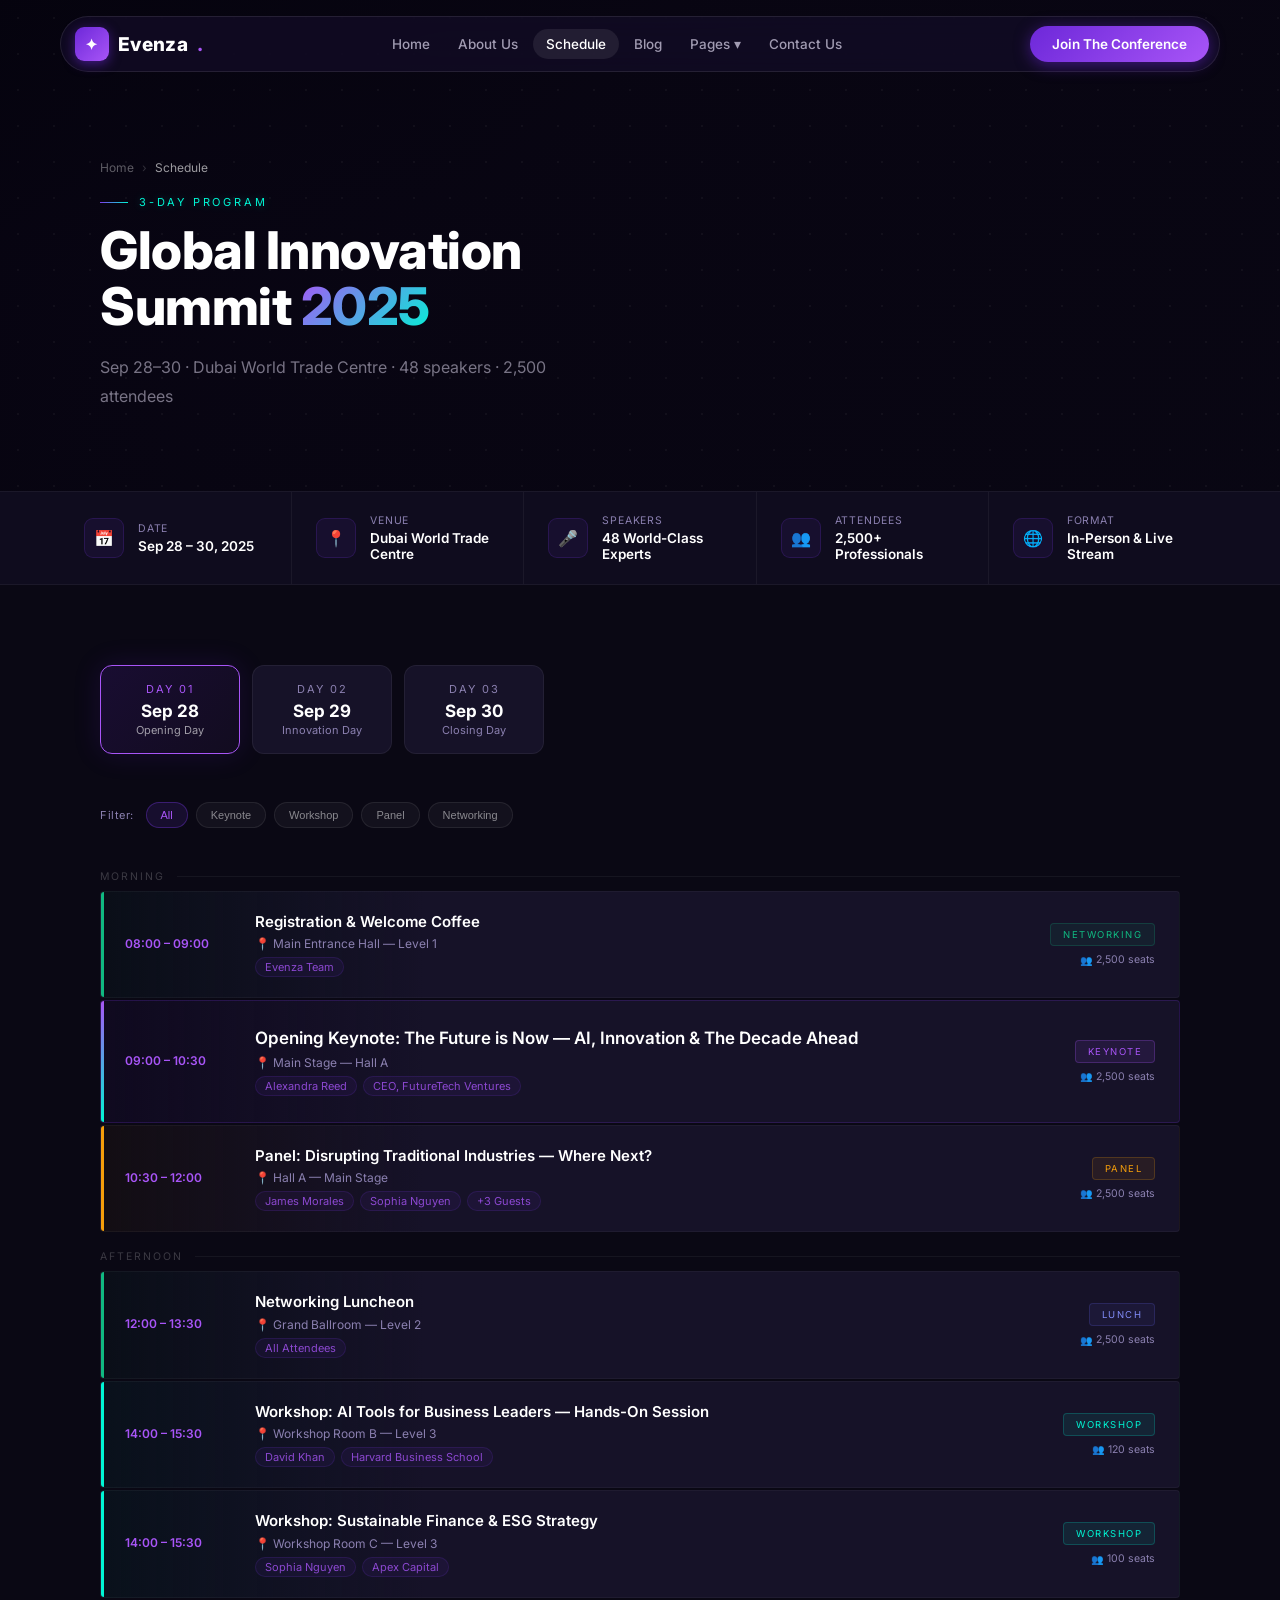
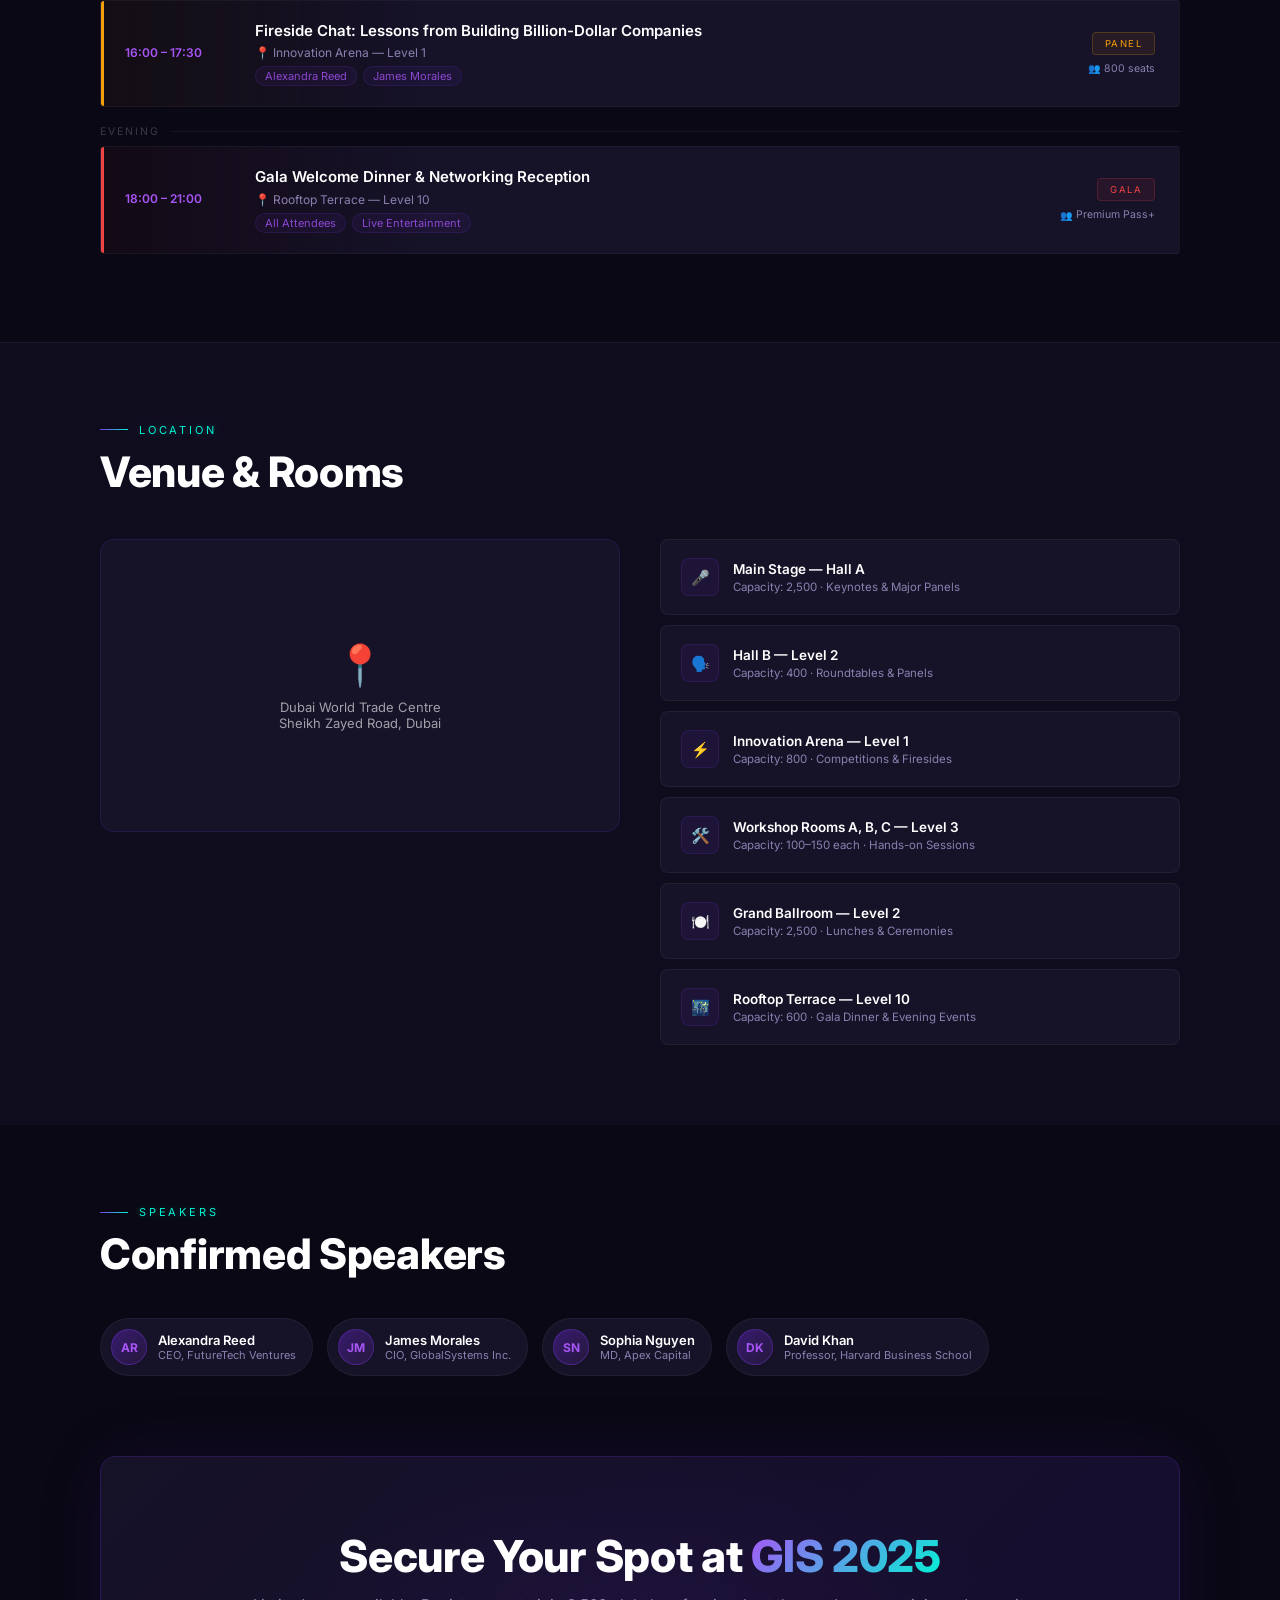
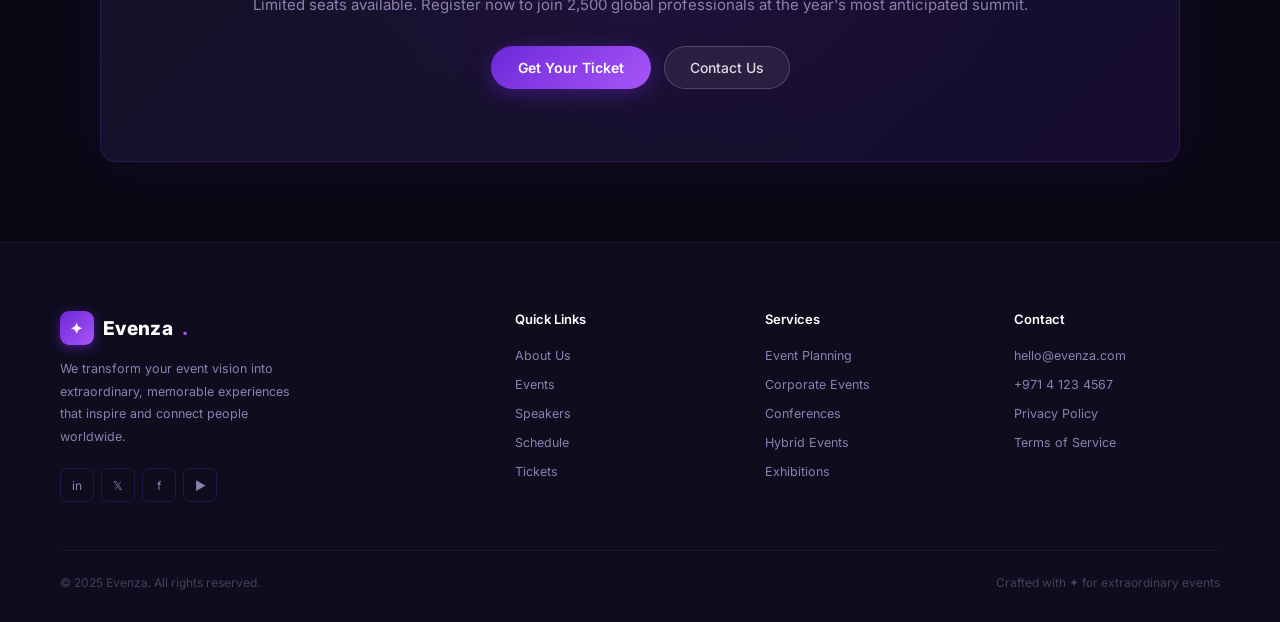
<file: schedule.html>
<!DOCTYPE html>
<html lang="en">

<head>
  <meta charset="UTF-8" />
  <meta name="viewport" content="width=device-width, initial-scale=1.0" />
  <title>Schedule – Evenza</title>
  <link rel="preconnect" href="https://fonts.googleapis.com" />
  <link href="https://fonts.googleapis.com/css2?family=Inter:wght@300;400;500;600;700;800;900&display=swap"
    rel="stylesheet" />
    <link rel="stylesheet" href="schedule.css">

</head>

<body>
  <div id="spbar"></div>

  <!-- NAVBAR -->
  <nav id="navbar">
    <a href="index.html" class="logo">
      <div class="logo-box">✦</div>
      Evenza<span class="logo-dot">.</span>
    </a>
    <ul class="nav-ul">
      <li><a href="index.html">Home</a></li>
      <li><a href="about.html">About Us</a></li>
      <li><a href="schedule.html" class="active">Schedule</a></li>
      <li><a href="blog.html">Blog</a></li>
      <li class="dropdown">
        <a href="#">Pages ▾</a>
        <ul class="dropdown-menu">
          <li><a href="services.html">Services</a></li>
          <li><a href="speakers.html">Speakers</a></li>
          <li><a href="Gallery.html">Gallery</a></li>
          <li><a href="faq.html">FAQ</a></li>
          <li><a href="pricing.html">Pricing</a></li>
        </ul>
      </li>
      <li><a href="contact.html">Contact Us</a></li>
    </ul>
    <a href="index.html#pr" class="nav-btn">Join The Conference</a>
    <button class="hmb" id="hambBtn" onclick="toggleNav()" aria-label="Toggle menu">
      <span></span><span></span><span></span>
    </button>
  </nav>

  <!-- MOBILE NAV -->
  <div class="mobile-nav" id="mobileNav">
    <a href="index.html" onclick="closeNav()">Home</a>
    <a href="about.html" onclick="closeNav()">About Us</a>
    <a href="schedule.html" onclick="closeNav()">Schedule</a>
    <a href="blog.html" onclick="closeNav()">Blog</a>
    <div class="mob-sep"></div>
    <a href="services.html" onclick="closeNav()">Services</a>
    <a href="speakers.html" onclick="closeNav()">Speakers</a>
    <a href="Gallery.html" onclick="closeNav()">Gallery</a>
    <a href="faq.html" onclick="closeNav()">FAQ</a>
    <a href="pricing.html" onclick="closeNav()">Pricing</a>
    <div class="mob-sep"></div>
    <a href="contact.html" onclick="closeNav()">Contact Us</a>
    <div class="mob-sep"></div>
    <a href="index.html#pr" class="mob-btn" onclick="closeNav()">Join The Conference</a>
  </div>

  <!-- PAGE HERO -->
  <section class="pg-hero">
    <div class="pg-hero-bg"></div>
    <div class="pg-hero-ov"></div>
    <div class="pg-hero-grid"></div>
    <div class="pg-hero-wrap">
      <div class="breadcrumb fade-in">
        <a href="index.html">Home</a>
        <span>›</span>
        <span style="color:rgba(255,255,255,.6)">Schedule</span>
      </div>
      <div class="pg-lbl fade-in">3-Day Program</div>
      <h1 class="pg-title fade-in-2">Global Innovation<br />Summit <em>2025</em></h1>
      <p class="pg-sub fade-in-3">Sep 28–30 · Dubai World Trade Centre · 48 speakers · 2,500 attendees</p>
    </div>
  </section>

  <!-- EVENT INFO BAR -->
  <div class="info-bar">
    <div class="info-inner">
      <div class="info-item">
        <div class="info-ic">📅</div>
        <div>
          <div class="info-l">Date</div>
          <div class="info-v">Sep 28 – 30, 2025</div>
        </div>
      </div>
      <div class="info-item">
        <div class="info-ic">📍</div>
        <div>
          <div class="info-l">Venue</div>
          <div class="info-v">Dubai World Trade Centre</div>
        </div>
      </div>
      <div class="info-item">
        <div class="info-ic">🎤</div>
        <div>
          <div class="info-l">Speakers</div>
          <div class="info-v">48 World-Class Experts</div>
        </div>
      </div>
      <div class="info-item">
        <div class="info-ic">👥</div>
        <div>
          <div class="info-l">Attendees</div>
          <div class="info-v">2,500+ Professionals</div>
        </div>
      </div>
      <div class="info-item">
        <div class="info-ic">🌐</div>
        <div>
          <div class="info-l">Format</div>
          <div class="info-v">In-Person & Live Stream</div>
        </div>
      </div>
    </div>
  </div>

  <!-- SCHEDULE -->
  <div class="sch-wrap">
    <div class="day-tabs">
      <div class="day-tab on rv" onclick="switchDay(this,'d1')">
        <div class="day-tab-num">Day 01</div>
        <div class="day-tab-date">Sep 28</div>
        <div class="day-tab-label">Opening Day</div>
      </div>
      <div class="day-tab rv" onclick="switchDay(this,'d2')">
        <div class="day-tab-num">Day 02</div>
        <div class="day-tab-date">Sep 29</div>
        <div class="day-tab-label">Innovation Day</div>
      </div>
      <div class="day-tab rv" onclick="switchDay(this,'d3')">
        <div class="day-tab-num">Day 03</div>
        <div class="day-tab-date">Sep 30</div>
        <div class="day-tab-label">Closing Day</div>
      </div>
    </div>

    <!-- DAY 1 -->
    <div id="d1" class="day-panel on">
      <div class="filter-bar rv">
        <span class="filter-label">Filter:</span>
        <button class="filter-btn on" onclick="filterSessions(this,'all')">All</button>
        <button class="filter-btn" onclick="filterSessions(this,'keynote')">Keynote</button>
        <button class="filter-btn" onclick="filterSessions(this,'workshop')">Workshop</button>
        <button class="filter-btn" onclick="filterSessions(this,'panel')">Panel</button>
        <button class="filter-btn" onclick="filterSessions(this,'networking')">Networking</button>
      </div>
      <div class="time-block rv">
        <div class="time-block-header">
          <div class="time-block-label">Morning</div>
          <div class="time-block-line"></div>
        </div>
        <div class="sr networking rv" data-type="networking">
          <div class="sr-t">08:00 – 09:00</div>
          <div class="sr-body">
            <div class="sr-n">Registration & Welcome Coffee</div>
            <div class="sr-w">📍 Main Entrance Hall — Level 1</div>
            <div class="sr-speakers"><span class="sr-spk">Evenza Team</span></div>
          </div>
          <div class="sr-right"><span class="sr-b networking">Networking</span><span class="sr-cap">2,500 seats</span>
          </div>
        </div>
        <div class="sr keynote sr-featured rv" data-type="keynote">
          <div class="sr-t">09:00 – 10:30</div>
          <div class="sr-body">
            <div class="sr-n">Opening Keynote: The Future is Now — AI, Innovation & The Decade Ahead</div>
            <div class="sr-w">📍 Main Stage — Hall A</div>
            <div class="sr-speakers"><span class="sr-spk">Alexandra Reed</span><span class="sr-spk">CEO, FutureTech
                Ventures</span></div>
          </div>
          <div class="sr-right"><span class="sr-b keynote">Keynote</span><span class="sr-cap">2,500 seats</span></div>
        </div>
        <div class="sr panel rv" data-type="panel">
          <div class="sr-t">10:30 – 12:00</div>
          <div class="sr-body">
            <div class="sr-n">Panel: Disrupting Traditional Industries — Where Next?</div>
            <div class="sr-w">📍 Hall A — Main Stage</div>
            <div class="sr-speakers"><span class="sr-spk">James Morales</span><span class="sr-spk">Sophia
                Nguyen</span><span class="sr-spk">+3 Guests</span></div>
          </div>
          <div class="sr-right"><span class="sr-b panel">Panel</span><span class="sr-cap">2,500 seats</span></div>
        </div>
      </div>
      <div class="time-block rv">
        <div class="time-block-header">
          <div class="time-block-label">Afternoon</div>
          <div class="time-block-line"></div>
        </div>
        <div class="sr networking rv" data-type="networking">
          <div class="sr-t">12:00 – 13:30</div>
          <div class="sr-body">
            <div class="sr-n">Networking Luncheon</div>
            <div class="sr-w">📍 Grand Ballroom — Level 2</div>
            <div class="sr-speakers"><span class="sr-spk">All Attendees</span></div>
          </div>
          <div class="sr-right"><span class="sr-b lunch">Lunch</span><span class="sr-cap">2,500 seats</span></div>
        </div>
        <div class="sr workshop rv" data-type="workshop">
          <div class="sr-t">14:00 – 15:30</div>
          <div class="sr-body">
            <div class="sr-n">Workshop: AI Tools for Business Leaders — Hands-On Session</div>
            <div class="sr-w">📍 Workshop Room B — Level 3</div>
            <div class="sr-speakers"><span class="sr-spk">David Khan</span><span class="sr-spk">Harvard Business
                School</span></div>
          </div>
          <div class="sr-right"><span class="sr-b workshop">Workshop</span><span class="sr-cap">120 seats</span></div>
        </div>
        <div class="sr workshop rv" data-type="workshop">
          <div class="sr-t">14:00 – 15:30</div>
          <div class="sr-body">
            <div class="sr-n">Workshop: Sustainable Finance & ESG Strategy</div>
            <div class="sr-w">📍 Workshop Room C — Level 3</div>
            <div class="sr-speakers"><span class="sr-spk">Sophia Nguyen</span><span class="sr-spk">Apex Capital</span>
            </div>
          </div>
          <div class="sr-right"><span class="sr-b workshop">Workshop</span><span class="sr-cap">100 seats</span></div>
        </div>
        <div class="sr panel rv" data-type="panel">
          <div class="sr-t">16:00 – 17:30</div>
          <div class="sr-body">
            <div class="sr-n">Fireside Chat: Lessons from Building Billion-Dollar Companies</div>
            <div class="sr-w">📍 Innovation Arena — Level 1</div>
            <div class="sr-speakers"><span class="sr-spk">Alexandra Reed</span><span class="sr-spk">James Morales</span>
            </div>
          </div>
          <div class="sr-right"><span class="sr-b panel">Panel</span><span class="sr-cap">800 seats</span></div>
        </div>
      </div>
      <div class="time-block rv">
        <div class="time-block-header">
          <div class="time-block-label">Evening</div>
          <div class="time-block-line"></div>
        </div>
        <div class="sr gala rv" data-type="gala">
          <div class="sr-t">18:00 – 21:00</div>
          <div class="sr-body">
            <div class="sr-n">Gala Welcome Dinner & Networking Reception</div>
            <div class="sr-w">📍 Rooftop Terrace — Level 10</div>
            <div class="sr-speakers"><span class="sr-spk">All Attendees</span><span class="sr-spk">Live
                Entertainment</span></div>
          </div>
          <div class="sr-right"><span class="sr-b gala">Gala</span><span class="sr-cap">Premium Pass+</span></div>
        </div>
      </div>
    </div>

    <!-- DAY 2 -->
    <div id="d2" class="day-panel">
      <div class="filter-bar rv">
        <span class="filter-label">Filter:</span>
        <button class="filter-btn on" onclick="filterSessions(this,'all')">All</button>
        <button class="filter-btn" onclick="filterSessions(this,'keynote')">Keynote</button>
        <button class="filter-btn" onclick="filterSessions(this,'workshop')">Workshop</button>
        <button class="filter-btn" onclick="filterSessions(this,'panel')">Panel</button>
        <button class="filter-btn" onclick="filterSessions(this,'networking')">Networking</button>
      </div>
      <div class="time-block rv">
        <div class="time-block-header">
          <div class="time-block-label">Morning</div>
          <div class="time-block-line"></div>
        </div>
        <div class="sr keynote sr-featured rv" data-type="keynote">
          <div class="sr-t">09:00 – 10:30</div>
          <div class="sr-body">
            <div class="sr-n">Keynote: The Economics of a Sustainable Future</div>
            <div class="sr-w">📍 Main Stage — Hall A</div>
            <div class="sr-speakers"><span class="sr-spk">Sophia Nguyen</span><span class="sr-spk">Managing Director,
                Apex Capital</span></div>
          </div>
          <div class="sr-right"><span class="sr-b keynote">Keynote</span><span class="sr-cap">2,500 seats</span></div>
        </div>
        <div class="sr panel rv" data-type="panel">
          <div class="sr-t">11:00 – 12:30</div>
          <div class="sr-body">
            <div class="sr-n">Roundtable: ESG Investment Strategies for 2026 and Beyond</div>
            <div class="sr-w">📍 Hall B — Level 2</div>
            <div class="sr-speakers"><span class="sr-spk">Multiple Speakers</span><span class="sr-spk">Moderated
                Discussion</span></div>
          </div>
          <div class="sr-right"><span class="sr-b panel">Roundtable</span><span class="sr-cap">400 seats</span></div>
        </div>
      </div>
      <div class="time-block rv">
        <div class="time-block-header">
          <div class="time-block-label">Afternoon</div>
          <div class="time-block-line"></div>
        </div>
        <div class="sr networking rv" data-type="networking">
          <div class="sr-t">12:30 – 14:00</div>
          <div class="sr-body">
            <div class="sr-n">Networking Lunch — Hosted Tables by Industry</div>
            <div class="sr-w">📍 Grand Ballroom — Level 2</div>
            <div class="sr-speakers"><span class="sr-spk">All Attendees</span></div>
          </div>
          <div class="sr-right"><span class="sr-b lunch">Lunch</span><span class="sr-cap">2,500 seats</span></div>
        </div>
        <div class="sr workshop rv" data-type="workshop">
          <div class="sr-t">14:00 – 16:00</div>
          <div class="sr-body">
            <div class="sr-n">Masterclass: Scaling Startups Globally — The Playbook</div>
            <div class="sr-w">📍 Workshop Room A — Level 3</div>
            <div class="sr-speakers"><span class="sr-spk">James Morales</span><span class="sr-spk">GlobalSystems
                Inc.</span></div>
          </div>
          <div class="sr-right"><span class="sr-b workshop">Masterclass</span><span class="sr-cap">150 seats</span>
          </div>
        </div>
        <div class="sr keynote rv" data-type="keynote">
          <div class="sr-t">16:30 – 18:00</div>
          <div class="sr-body">
            <div class="sr-n">Investor Pitch Competition — Live Finals</div>
            <div class="sr-w">📍 Innovation Arena — Level 1</div>
            <div class="sr-speakers"><span class="sr-spk">All Speakers as Judges</span><span class="sr-spk">10 Finalist
                Startups</span></div>
          </div>
          <div class="sr-right"><span class="sr-b competition">Competition</span><span class="sr-cap">800 seats</span>
          </div>
        </div>
      </div>
      <div class="time-block rv">
        <div class="time-block-header">
          <div class="time-block-label">Evening</div>
          <div class="time-block-line"></div>
        </div>
        <div class="sr networking rv" data-type="networking">
          <div class="sr-t">19:00 – 22:00</div>
          <div class="sr-body">
            <div class="sr-n">VIP Dinner & Speaker Meetup</div>
            <div class="sr-w">📍 Private Dining Room — Level 9</div>
            <div class="sr-speakers"><span class="sr-spk">All 4 Keynote Speakers</span><span class="sr-spk">VIP Guests
                Only</span></div>
          </div>
          <div class="sr-right"><span class="sr-b gala">VIP Only</span><span class="sr-cap">Elite Pass only</span></div>
        </div>
      </div>
    </div>

    <!-- DAY 3 -->
    <div id="d3" class="day-panel">
      <div class="filter-bar rv">
        <span class="filter-label">Filter:</span>
        <button class="filter-btn on" onclick="filterSessions(this,'all')">All</button>
        <button class="filter-btn" onclick="filterSessions(this,'keynote')">Keynote</button>
        <button class="filter-btn" onclick="filterSessions(this,'workshop')">Workshop</button>
        <button class="filter-btn" onclick="filterSessions(this,'panel')">Panel</button>
      </div>
      <div class="time-block rv">
        <div class="time-block-header">
          <div class="time-block-label">Morning</div>
          <div class="time-block-line"></div>
        </div>
        <div class="sr keynote sr-featured rv" data-type="keynote">
          <div class="sr-t">09:00 – 10:30</div>
          <div class="sr-body">
            <div class="sr-n">Final Keynote: Leading Tomorrow's World — Macro Trends Shaping Markets</div>
            <div class="sr-w">📍 Main Stage — Hall A</div>
            <div class="sr-speakers"><span class="sr-spk">David Khan</span><span class="sr-spk">Professor, Harvard
                Business School</span></div>
          </div>
          <div class="sr-right"><span class="sr-b keynote">Keynote</span><span class="sr-cap">2,500 seats</span></div>
        </div>
        <div class="sr workshop rv" data-type="workshop">
          <div class="sr-t">10:30 – 12:00</div>
          <div class="sr-body">
            <div class="sr-n">Workshop: Building Your Personal Leadership Brand</div>
            <div class="sr-w">📍 Workshop Room B — Level 3</div>
            <div class="sr-speakers"><span class="sr-spk">Alexandra Reed</span></div>
          </div>
          <div class="sr-right"><span class="sr-b workshop">Workshop</span><span class="sr-cap">120 seats</span></div>
        </div>
      </div>
      <div class="time-block rv">
        <div class="time-block-header">
          <div class="time-block-label">Afternoon</div>
          <div class="time-block-line"></div>
        </div>
        <div class="sr panel rv" data-type="panel">
          <div class="sr-t">11:00 – 12:30</div>
          <div class="sr-body">
            <div class="sr-n">Closing Panel: Actionable Takeaways — What You're Doing Differently Next Week</div>
            <div class="sr-w">📍 Main Stage — Hall A</div>
            <div class="sr-speakers"><span class="sr-spk">All 4 Keynote Speakers</span></div>
          </div>
          <div class="sr-right"><span class="sr-b panel">Panel</span><span class="sr-cap">2,500 seats</span></div>
        </div>
        <div class="sr networking rv" data-type="networking">
          <div class="sr-t">13:00 – 14:30</div>
          <div class="sr-body">
            <div class="sr-n">Farewell Luncheon, Certificate Ceremony & Group Photo</div>
            <div class="sr-w">📍 Grand Ballroom — Level 2</div>
            <div class="sr-speakers"><span class="sr-spk">All Attendees</span></div>
          </div>
          <div class="sr-right"><span class="sr-b closing">Closing</span><span class="sr-cap">2,500 seats</span></div>
        </div>
        <div class="sr panel rv" data-type="panel">
          <div class="sr-t">15:00 – 16:30</div>
          <div class="sr-body">
            <div class="sr-n">1-on-1 Speed Networking with Speakers</div>
            <div class="sr-w">📍 Speaker Lounge — Level 4</div>
            <div class="sr-speakers"><span class="sr-spk">All 4 Keynote Speakers</span><span class="sr-spk">Elite Pass
                Holders</span></div>
          </div>
          <div class="sr-right"><span class="sr-b gala">VIP Only</span><span class="sr-cap">Elite Pass only</span></div>
        </div>
      </div>
    </div>
  </div>

  <!-- VENUE -->
  <section class="venue">
    <div class="venue-in">
      <div class="lbl rv">Location</div>
      <h2 class="ttl rv">Venue & Rooms</h2>
      <div class="venue-grid">
        <div class="venue-map rv">
          <div class="venue-map-bg"></div>
          <div class="venue-map-overlay">
            <span class="pin">📍</span>
            <p>Dubai World Trade Centre<br />Sheikh Zayed Road, Dubai</p>
          </div>
        </div>
        <div class="venue-rooms rv">
          <div class="venue-room">
            <div class="venue-room-ic">🎤</div>
            <div>
              <div class="venue-room-nm">Main Stage — Hall A</div>
              <div class="venue-room-dt">Capacity: 2,500 · Keynotes & Major Panels</div>
            </div>
          </div>
          <div class="venue-room">
            <div class="venue-room-ic">🗣️</div>
            <div>
              <div class="venue-room-nm">Hall B — Level 2</div>
              <div class="venue-room-dt">Capacity: 400 · Roundtables & Panels</div>
            </div>
          </div>
          <div class="venue-room">
            <div class="venue-room-ic">⚡</div>
            <div>
              <div class="venue-room-nm">Innovation Arena — Level 1</div>
              <div class="venue-room-dt">Capacity: 800 · Competitions & Firesides</div>
            </div>
          </div>
          <div class="venue-room">
            <div class="venue-room-ic">🛠️</div>
            <div>
              <div class="venue-room-nm">Workshop Rooms A, B, C — Level 3</div>
              <div class="venue-room-dt">Capacity: 100–150 each · Hands-on Sessions</div>
            </div>
          </div>
          <div class="venue-room">
            <div class="venue-room-ic">🍽️</div>
            <div>
              <div class="venue-room-nm">Grand Ballroom — Level 2</div>
              <div class="venue-room-dt">Capacity: 2,500 · Lunches & Ceremonies</div>
            </div>
          </div>
          <div class="venue-room">
            <div class="venue-room-ic">🌃</div>
            <div>
              <div class="venue-room-nm">Rooftop Terrace — Level 10</div>
              <div class="venue-room-dt">Capacity: 600 · Gala Dinner & Evening Events</div>
            </div>
          </div>
        </div>
      </div>
    </div>
  </section>

  <!-- SPEAKERS -->
  <section class="spk-quick">
    <div class="lbl rv">Speakers</div>
    <h2 class="ttl rv">Confirmed Speakers</h2>
    <div class="spk-row">
      <a href="index.html#speakers" class="spk-chip rv">
        <div class="spk-chip-av">AR</div>
        <div>
          <div class="spk-chip-nm">Alexandra Reed</div>
          <div class="spk-chip-rl">CEO, FutureTech Ventures</div>
        </div>
      </a>
      <a href="index.html#speakers" class="spk-chip rv">
        <div class="spk-chip-av">JM</div>
        <div>
          <div class="spk-chip-nm">James Morales</div>
          <div class="spk-chip-rl">CIO, GlobalSystems Inc.</div>
        </div>
      </a>
      <a href="index.html#speakers" class="spk-chip rv">
        <div class="spk-chip-av">SN</div>
        <div>
          <div class="spk-chip-nm">Sophia Nguyen</div>
          <div class="spk-chip-rl">MD, Apex Capital</div>
        </div>
      </a>
      <a href="index.html#speakers" class="spk-chip rv">
        <div class="spk-chip-av">DK</div>
        <div>
          <div class="spk-chip-nm">David Khan</div>
          <div class="spk-chip-rl">Professor, Harvard Business School</div>
        </div>
      </a>
    </div>
  </section>

  <!-- CTA -->
  <div class="cta-outer">
    <div class="cta-box rv">
      <h2>Secure Your Spot at <em>GIS 2025</em></h2>
      <p>Limited seats available. Register now to join 2,500 global professionals at the year's most anticipated summit.
      </p>
      <div class="cta-btns">
        <a href="index.html#pr" class="btn-p">Get Your Ticket</a>
        <a href="index.html#ct" class="btn-g">Contact Us</a>
      </div>
    </div>
  </div>

  <!-- FOOTER -->
  <footer>
    <div class="ft">
      <div class="fb">
        <a href="index.html" class="logo">
          <div class="logo-box">✦</div>Evenza<span class="logo-dot">.</span>
        </a>
        <p>We transform your event vision into extraordinary, memorable experiences that inspire and connect people
          worldwide.</p>
        <div class="ft-soc"><a href="#" class="fts">in</a><a href="#" class="fts">𝕏</a><a href="#" class="fts">f</a><a
            href="#" class="fts">▶</a></div>
      </div>
      <div class="fc">
        <h4>Quick Links</h4>
        <ul class="fl">
          <li><a href="about.html">About Us</a></li>
          <li><a href="index.html#ev">Events</a></li>
          <li><a href="index.html#speakers">Speakers</a></li>
          <li><a href="schedule.html">Schedule</a></li>
          <li><a href="index.html#pr">Tickets</a></li>
        </ul>
      </div>
      <div class="fc">
        <h4>Services</h4>
        <ul class="fl">
          <li><a href="#">Event Planning</a></li>
          <li><a href="#">Corporate Events</a></li>
          <li><a href="#">Conferences</a></li>
          <li><a href="#">Hybrid Events</a></li>
          <li><a href="#">Exhibitions</a></li>
        </ul>
      </div>
      <div class="fc">
        <h4>Contact</h4>
        <ul class="fl">
          <li><a href="#">hello@evenza.com</a></li>
          <li><a href="#">+971 4 123 4567</a></li>
          <li><a href="#">Privacy Policy</a></li>
          <li><a href="#">Terms of Service</a></li>
        </ul>
      </div>
    </div>
    <div class="ft-bot">
      <span>© 2025 Evenza. All rights reserved.</span>
      <span>Crafted with ✦ for extraordinary events</span>
    </div>
  </footer>

 <script src="schedule.java"></script>
</body>

</html>
</file>
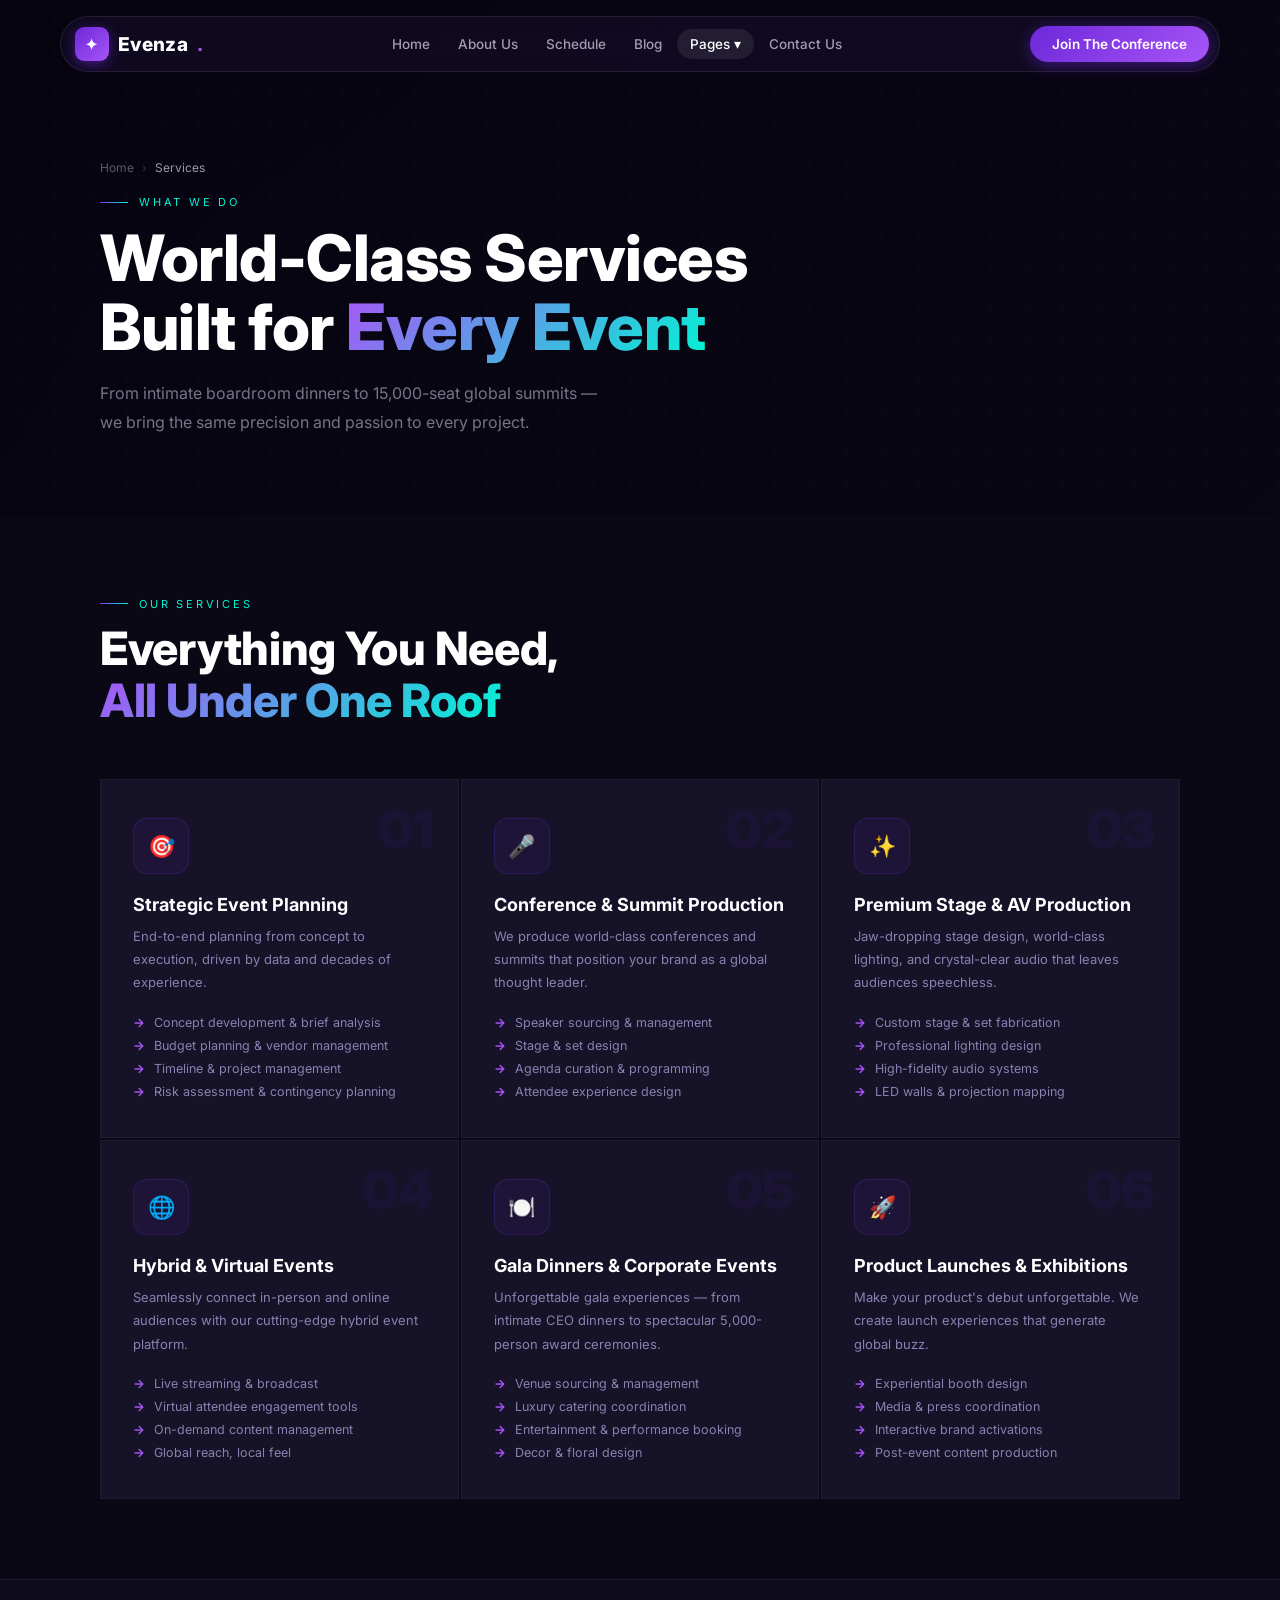
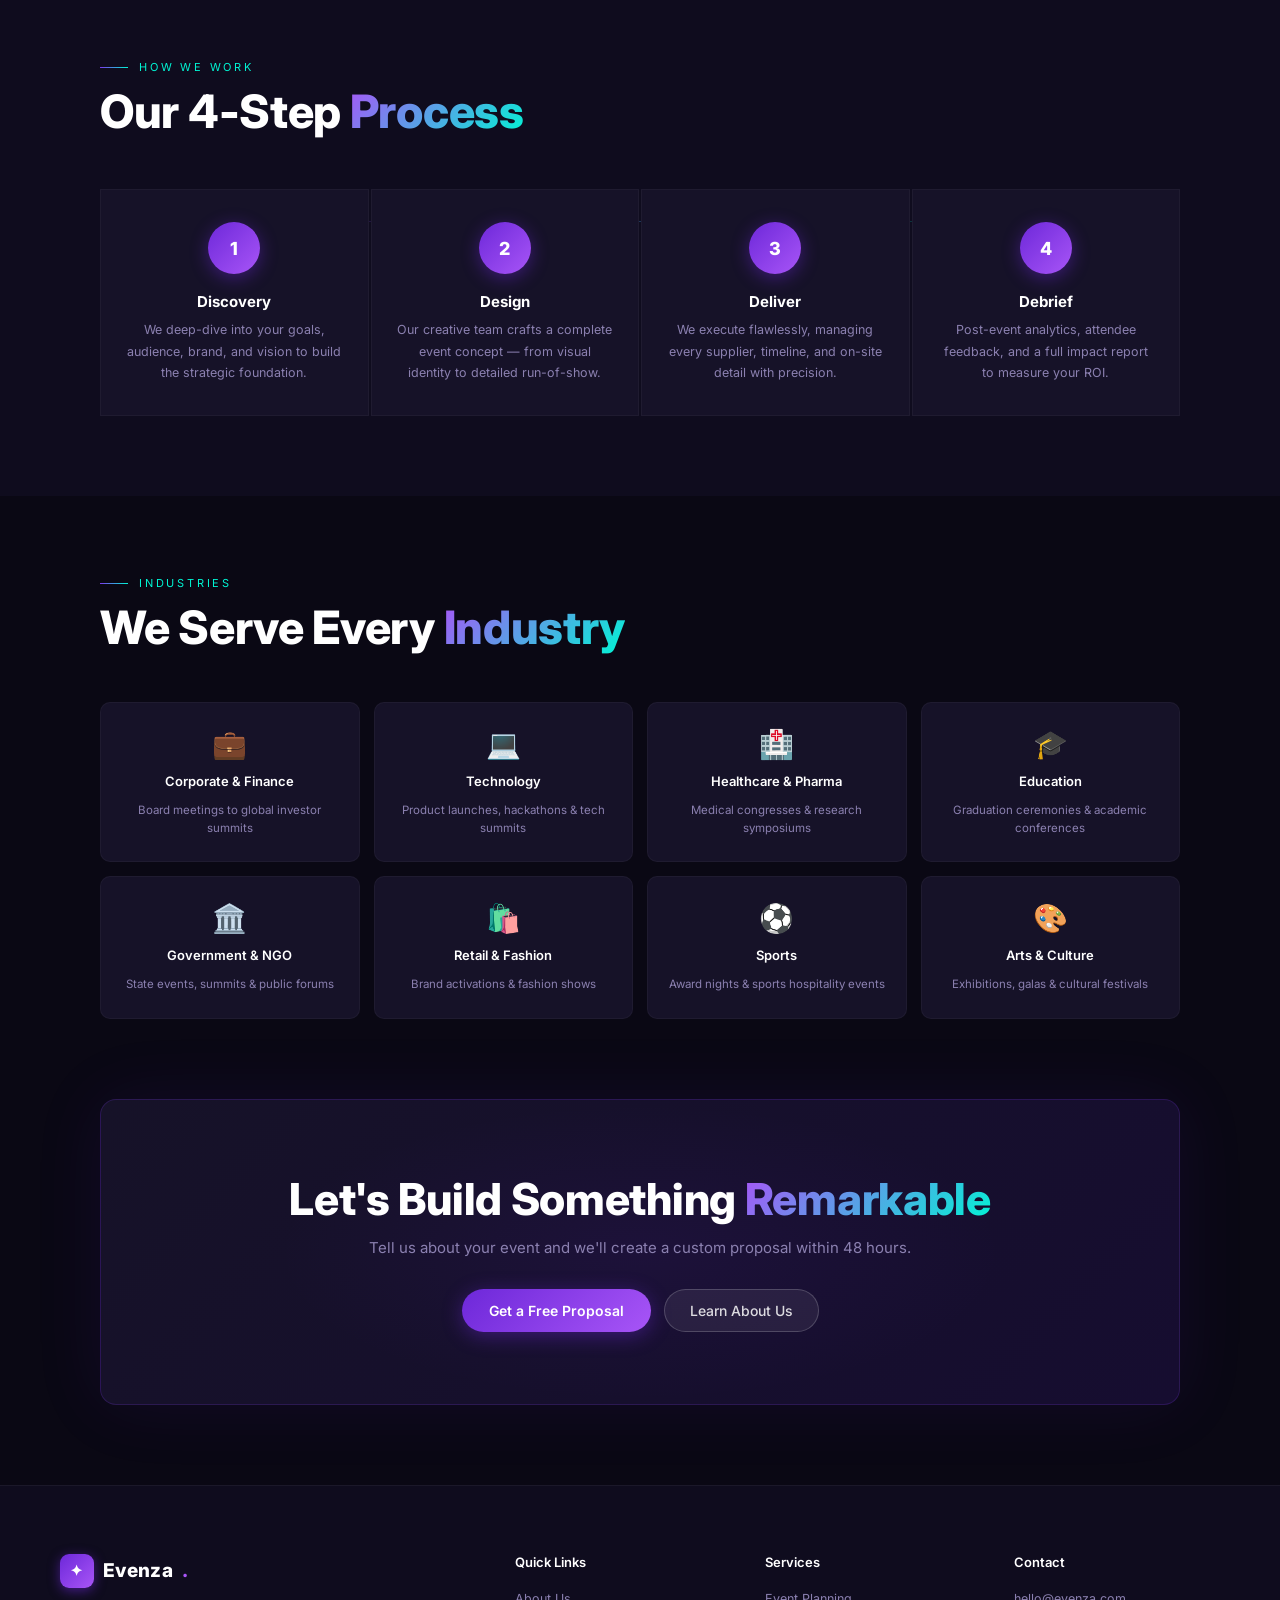
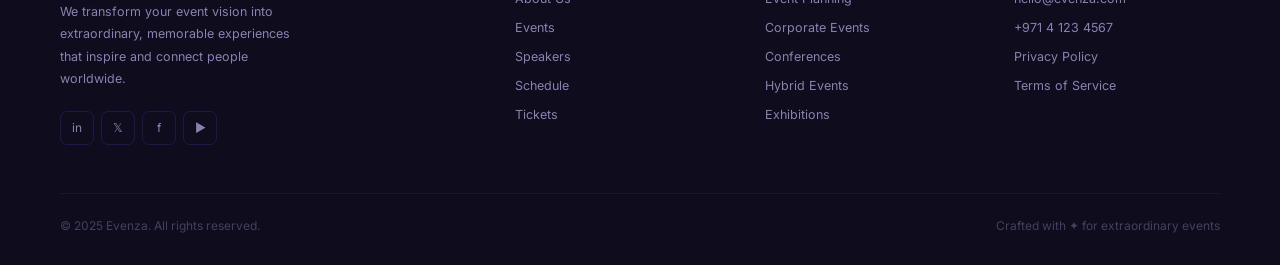
<file: services.html>
<!DOCTYPE html>
<html lang="en">

<head>
    <meta charset="UTF-8" />
    <meta name="viewport" content="width=device-width, initial-scale=1.0" />
    <title>Services – Evenza</title>
    <link rel="preconnect" href="https://fonts.googleapis.com" />
    <link href="https://fonts.googleapis.com/css2?family=Inter:wght@300;400;500;600;700;800;900&display=swap"
        rel="stylesheet" />
        <link rel="stylesheet" href="services.css">
  
</head>

<body>
    <div id="spbar"></div>

    <!-- NAVBAR -->
    <nav id="navbar">
        <a href="index.html" class="logo">
            <div class="logo-box">✦</div>
            Evenza<span class="logo-dot">.</span>
        </a>
        <ul class="nav-ul">
            <li><a href="index.html">Home</a></li>
            <li><a href="about.html">About Us</a></li>
            <li><a href="schedule.html">Schedule</a></li>
            <li><a href="blog.html">Blog</a></li>
            <li class="dropdown">
                <a href="#" class="active">Pages ▾</a>
                <ul class="dropdown-menu">
                    <li><a href="services.html" style="color:#a855f7">Services</a></li>
                    <li><a href="speakers.html">Speakers</a></li>
                    <li><a href="Gallery.html">Gallery</a></li>
                    <li><a href="faq.html">FAQ</a></li>
                    <li><a href="pricing.html">Pricing</a></li>
                </ul>
            </li>
            <li><a href="contact.html">Contact Us</a></li>
        </ul>
        <a href="index.html#pr" class="nav-btn">Join The Conference</a>
        <button class="hmb" id="hambBtn" onclick="toggleNav()" aria-label="Toggle menu">
            <span></span><span></span><span></span>
        </button>
    </nav>

    <!-- MOBILE NAV -->
    <div class="mobile-nav" id="mobileNav">
        <a href="index.html" onclick="closeNav()">Home</a>
        <a href="about.html" onclick="closeNav()">About Us</a>
        <a href="schedule.html" onclick="closeNav()">Schedule</a>
        <a href="blog.html" onclick="closeNav()">Blog</a>
        <div class="mob-sep"></div>
        <a href="services.html" onclick="closeNav()">Services</a>
        <a href="speakers.html" onclick="closeNav()">Speakers</a>
        <a href="Gallery.html" onclick="closeNav()">Gallery</a>
        <a href="faq.html" onclick="closeNav()">FAQ</a>
        <a href="pricing.html" onclick="closeNav()">Pricing</a>
        <div class="mob-sep"></div>
        <a href="contact.html" onclick="closeNav()">Contact Us</a>
        <div class="mob-sep"></div>
        <a href="index.html#pr" class="mob-btn" onclick="closeNav()">Join The Conference</a>
    </div>

    <!-- PAGE HERO -->
    <section class="pg-hero">
        <div class="pg-hero-bg"></div>
        <div class="pg-hero-ov"></div>
        <div class="pg-hero-grid"></div>
        <div class="pg-hero-wrap">
            <div class="breadcrumb fade-in"><a href="index.html">Home</a><span>›</span><span
                    style="color:rgba(255,255,255,.6)">Services</span></div>
            <div class="pg-lbl fade-in">What We Do</div>
            <h1 class="pg-title fade-in-2">World-Class Services<br />Built for <em>Every Event</em></h1>
            <p class="pg-sub fade-in-3">From intimate boardroom dinners to 15,000-seat global summits — we bring the
                same precision and passion to every project.</p>
        </div>
    </section>

    <!-- SERVICES -->
    <section class="sv">
        <div class="lbl rv">Our Services</div>
        <h2 class="ttl rv">Everything You Need,<br /><span>All Under One Roof</span></h2>
        <div class="sv-grid">
            <div class="sv-c rv">
                <div class="sv-num">01</div>
                <div class="sv-ic">🎯</div>
                <div class="sv-n">Strategic Event Planning</div>
                <div class="sv-t">End-to-end planning from concept to execution, driven by data and decades of
                    experience.</div>
                <ul class="sv-list">
                    <li>Concept development & brief analysis</li>
                    <li>Budget planning & vendor management</li>
                    <li>Timeline & project management</li>
                    <li>Risk assessment & contingency planning</li>
                </ul>
            </div>
            <div class="sv-c rv">
                <div class="sv-num">02</div>
                <div class="sv-ic">🎤</div>
                <div class="sv-n">Conference & Summit Production</div>
                <div class="sv-t">We produce world-class conferences and summits that position your brand as a global
                    thought leader.</div>
                <ul class="sv-list">
                    <li>Speaker sourcing & management</li>
                    <li>Stage & set design</li>
                    <li>Agenda curation & programming</li>
                    <li>Attendee experience design</li>
                </ul>
            </div>
            <div class="sv-c rv">
                <div class="sv-num">03</div>
                <div class="sv-ic">✨</div>
                <div class="sv-n">Premium Stage & AV Production</div>
                <div class="sv-t">Jaw-dropping stage design, world-class lighting, and crystal-clear audio that leaves
                    audiences speechless.</div>
                <ul class="sv-list">
                    <li>Custom stage & set fabrication</li>
                    <li>Professional lighting design</li>
                    <li>High-fidelity audio systems</li>
                    <li>LED walls & projection mapping</li>
                </ul>
            </div>
            <div class="sv-c rv">
                <div class="sv-num">04</div>
                <div class="sv-ic">🌐</div>
                <div class="sv-n">Hybrid & Virtual Events</div>
                <div class="sv-t">Seamlessly connect in-person and online audiences with our cutting-edge hybrid event
                    platform.</div>
                <ul class="sv-list">
                    <li>Live streaming & broadcast</li>
                    <li>Virtual attendee engagement tools</li>
                    <li>On-demand content management</li>
                    <li>Global reach, local feel</li>
                </ul>
            </div>
            <div class="sv-c rv">
                <div class="sv-num">05</div>
                <div class="sv-ic">🍽️</div>
                <div class="sv-n">Gala Dinners & Corporate Events</div>
                <div class="sv-t">Unforgettable gala experiences — from intimate CEO dinners to spectacular 5,000-person
                    award ceremonies.</div>
                <ul class="sv-list">
                    <li>Venue sourcing & management</li>
                    <li>Luxury catering coordination</li>
                    <li>Entertainment & performance booking</li>
                    <li>Decor & floral design</li>
                </ul>
            </div>
            <div class="sv-c rv">
                <div class="sv-num">06</div>
                <div class="sv-ic">🚀</div>
                <div class="sv-n">Product Launches & Exhibitions</div>
                <div class="sv-t">Make your product's debut unforgettable. We create launch experiences that generate
                    global buzz.</div>
                <ul class="sv-list">
                    <li>Experiential booth design</li>
                    <li>Media & press coordination</li>
                    <li>Interactive brand activations</li>
                    <li>Post-event content production</li>
                </ul>
            </div>
        </div>
    </section>

    <!-- PROCESS -->
    <section class="process">
        <div class="process-in">
            <div class="lbl rv">How We Work</div>
            <h2 class="ttl rv">Our 4-Step <span>Process</span></h2>
            <div class="process-steps">
                <div class="ps-c rv">
                    <div class="ps-num">1</div>
                    <div class="ps-n">Discovery</div>
                    <div class="ps-t">We deep-dive into your goals, audience, brand, and vision to build the strategic
                        foundation.</div>
                </div>
                <div class="ps-c rv">
                    <div class="ps-num">2</div>
                    <div class="ps-n">Design</div>
                    <div class="ps-t">Our creative team crafts a complete event concept — from visual identity to
                        detailed run-of-show.</div>
                </div>
                <div class="ps-c rv">
                    <div class="ps-num">3</div>
                    <div class="ps-n">Deliver</div>
                    <div class="ps-t">We execute flawlessly, managing every supplier, timeline, and on-site detail with
                        precision.</div>
                </div>
                <div class="ps-c rv">
                    <div class="ps-num">4</div>
                    <div class="ps-n">Debrief</div>
                    <div class="ps-t">Post-event analytics, attendee feedback, and a full impact report to measure your
                        ROI.</div>
                </div>
            </div>
        </div>
    </section>

    <!-- INDUSTRIES -->
    <section class="ind">
        <div class="lbl rv">Industries</div>
        <h2 class="ttl rv">We Serve Every <span>Industry</span></h2>
        <div class="ind-grid">
            <div class="ind-c rv">
                <div class="ind-ic">💼</div>
                <div class="ind-n">Corporate & Finance</div>
                <div class="ind-t">Board meetings to global investor summits</div>
            </div>
            <div class="ind-c rv">
                <div class="ind-ic">💻</div>
                <div class="ind-n">Technology</div>
                <div class="ind-t">Product launches, hackathons & tech summits</div>
            </div>
            <div class="ind-c rv">
                <div class="ind-ic">🏥</div>
                <div class="ind-n">Healthcare & Pharma</div>
                <div class="ind-t">Medical congresses & research symposiums</div>
            </div>
            <div class="ind-c rv">
                <div class="ind-ic">🎓</div>
                <div class="ind-n">Education</div>
                <div class="ind-t">Graduation ceremonies & academic conferences</div>
            </div>
            <div class="ind-c rv">
                <div class="ind-ic">🏛️</div>
                <div class="ind-n">Government & NGO</div>
                <div class="ind-t">State events, summits & public forums</div>
            </div>
            <div class="ind-c rv">
                <div class="ind-ic">🛍️</div>
                <div class="ind-n">Retail & Fashion</div>
                <div class="ind-t">Brand activations & fashion shows</div>
            </div>
            <div class="ind-c rv">
                <div class="ind-ic">⚽</div>
                <div class="ind-n">Sports</div>
                <div class="ind-t">Award nights & sports hospitality events</div>
            </div>
            <div class="ind-c rv">
                <div class="ind-ic">🎨</div>
                <div class="ind-n">Arts & Culture</div>
                <div class="ind-t">Exhibitions, galas & cultural festivals</div>
            </div>
        </div>
    </section>

    <!-- CTA -->
    <div class="cta-outer">
        <div class="cta-box rv">
            <h2>Let's Build Something <em>Remarkable</em></h2>
            <p>Tell us about your event and we'll create a custom proposal within 48 hours.</p>
            <div class="cta-btns">
                <a href="index.html#ct" class="btn-p">Get a Free Proposal</a>
                <a href="about.html" class="btn-g">Learn About Us</a>
            </div>
        </div>
    </div>

    <!-- FOOTER -->
    <footer>
        <div class="ft">
            <div class="fb">
                <a href="index.html" class="logo">
                    <div class="logo-box">✦</div>Evenza<span class="logo-dot">.</span>
                </a>
                <p>We transform your event vision into extraordinary, memorable experiences that inspire and connect
                    people worldwide.</p>
                <div class="ft-soc"><a href="#" class="fts">in</a><a href="#" class="fts">𝕏</a><a href="#"
                        class="fts">f</a><a href="#" class="fts">▶</a></div>
            </div>
            <div class="fc">
                <h4>Quick Links</h4>
                <ul class="fl">
                    <li><a href="about.html">About Us</a></li>
                    <li><a href="index.html#ev">Events</a></li>
                    <li><a href="index.html#speakers">Speakers</a></li>
                    <li><a href="schedule.html">Schedule</a></li>
                    <li><a href="index.html#pr">Tickets</a></li>
                </ul>
            </div>
            <div class="fc">
                <h4>Services</h4>
                <ul class="fl">
                    <li><a href="services.html">Event Planning</a></li>
                    <li><a href="services.html">Corporate Events</a></li>
                    <li><a href="services.html">Conferences</a></li>
                    <li><a href="services.html">Hybrid Events</a></li>
                    <li><a href="services.html">Exhibitions</a></li>
                </ul>
            </div>
            <div class="fc">
                <h4>Contact</h4>
                <ul class="fl">
                    <li><a href="#">hello@evenza.com</a></li>
                    <li><a href="#">+971 4 123 4567</a></li>
                    <li><a href="#">Privacy Policy</a></li>
                    <li><a href="#">Terms of Service</a></li>
                </ul>
            </div>
        </div>
        <div class="ft-bot">
            <span>© 2025 Evenza. All rights reserved.</span>
            <span>Crafted with ✦ for extraordinary events</span>
        </div>
    </footer>
<script src="services.java"></script>
</body>

</html>
</file>
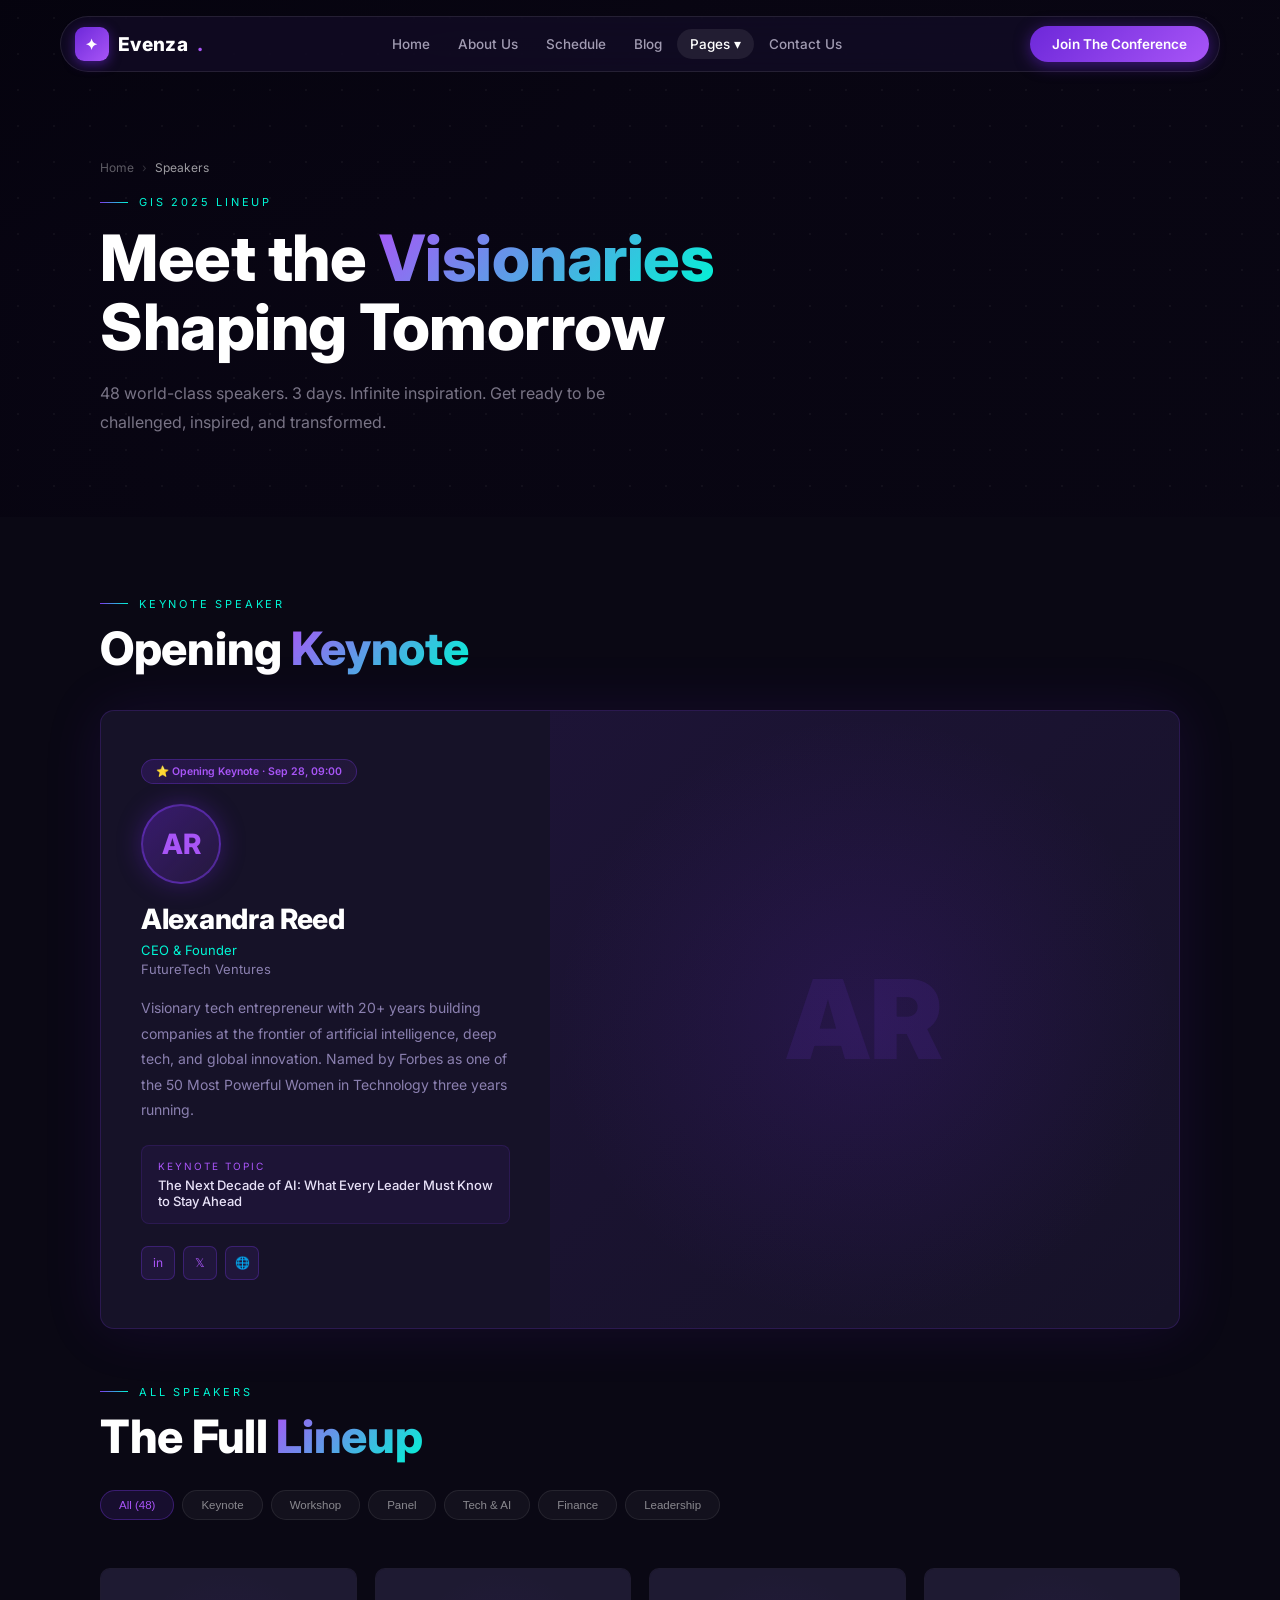
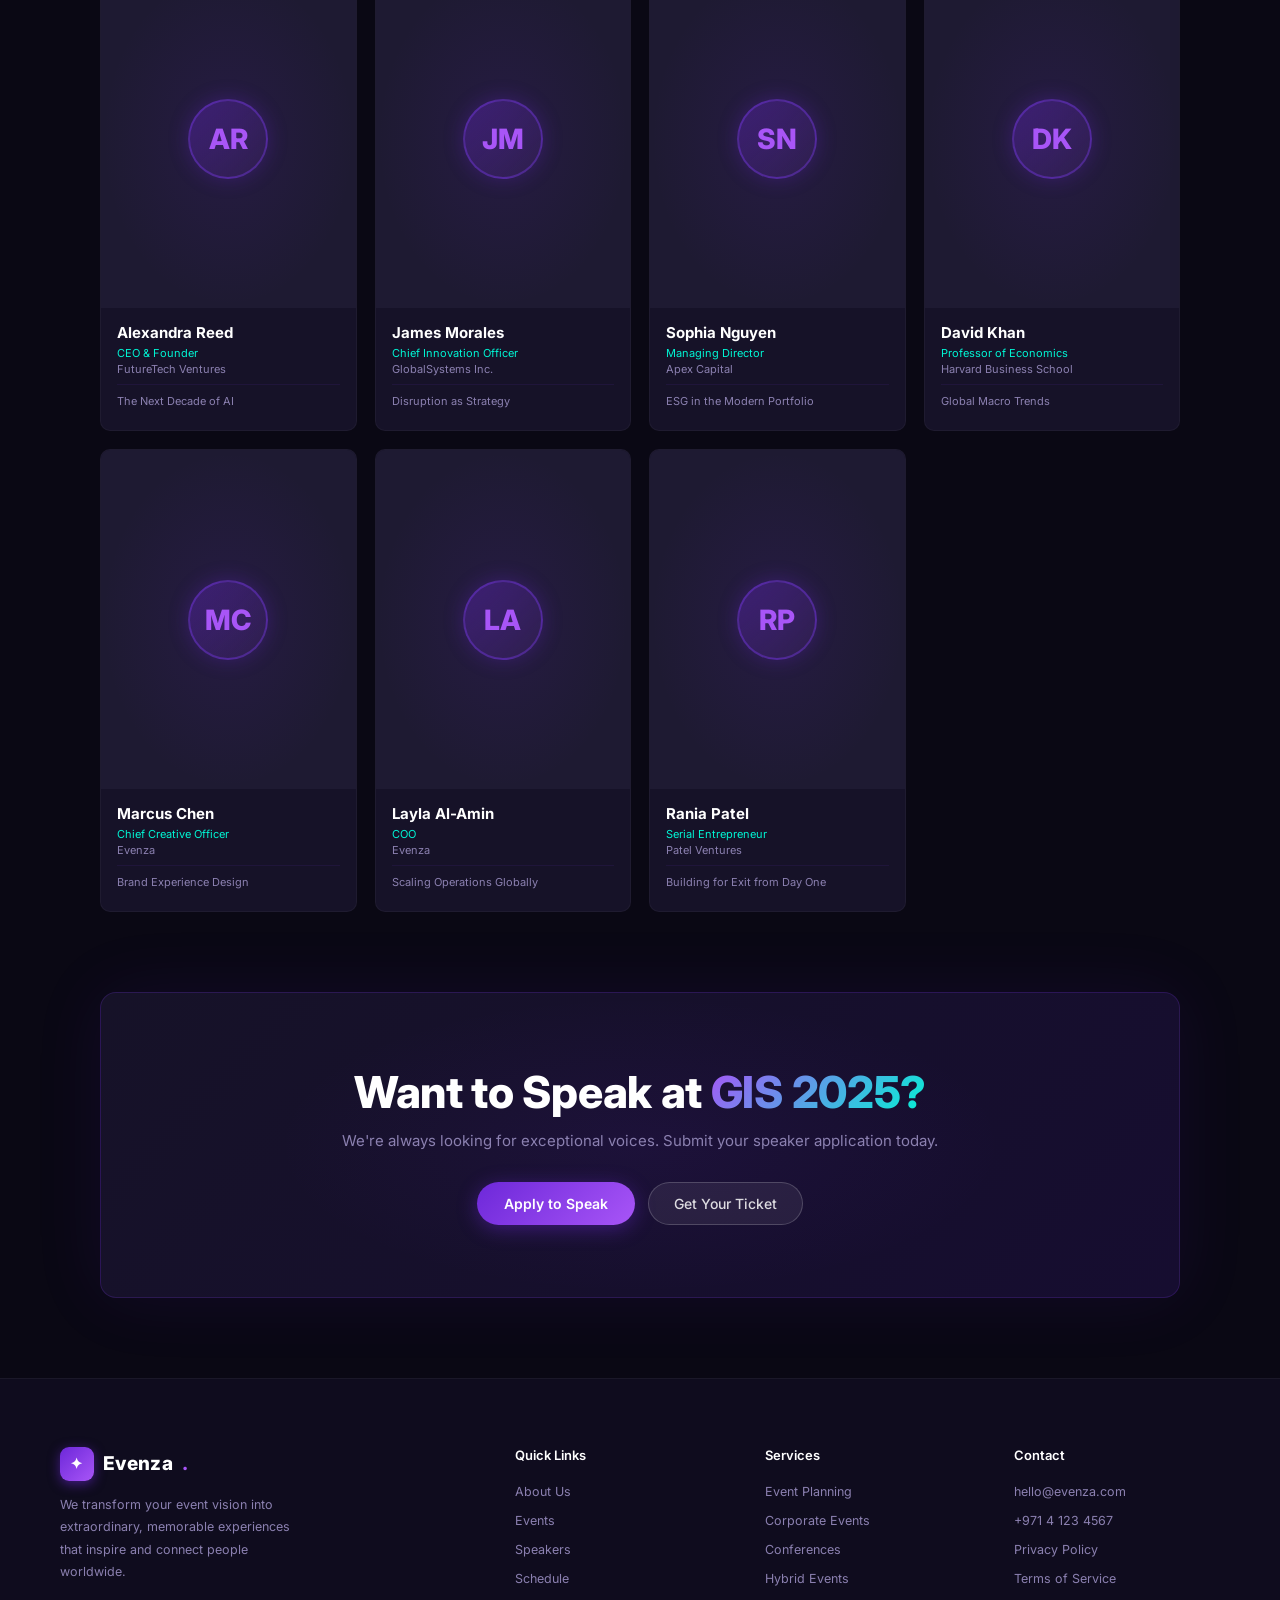
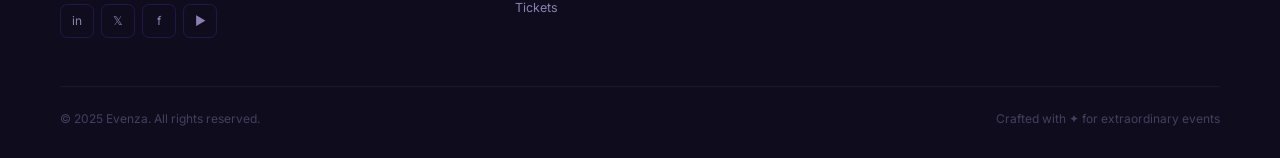
<file: speakers.html>
<!DOCTYPE html>
<html lang="en">

<head>
    <meta charset="UTF-8" />
    <meta name="viewport" content="width=device-width, initial-scale=1.0" />
    <title>Speakers – Evenza</title>
    <link rel="preconnect" href="https://fonts.googleapis.com" />
    <link href="https://fonts.googleapis.com/css2?family=Inter:wght@300;400;500;600;700;800;900&display=swap"
        rel="stylesheet" />
        <link rel="stylesheet" href="speakers.css">
   
</head>

<body>
    <div id="spbar"></div>

    <!-- NAVBAR -->
    <nav id="navbar">
        <a href="index.html" class="logo">
            <div class="logo-box">✦</div>
            Evenza<span class="logo-dot">.</span>
        </a>
        <ul class="nav-ul">
            <li><a href="index.html">Home</a></li>
            <li><a href="about.html">About Us</a></li>
            <li><a href="schedule.html">Schedule</a></li>
            <li><a href="blog.html">Blog</a></li>
            <li class="dropdown">
                <a href="#" class="active">Pages ▾</a>
                <ul class="dropdown-menu">
                    <li><a href="services.html">Services</a></li>
                    <li><a href="speakers.html" style="color:#a855f7">Speakers</a></li>
                    <li><a href="Gallery.html">Gallery</a></li>
                    <li><a href="faq.html">FAQ</a></li>
                    <li><a href="pricing.html">Pricing</a></li>
                </ul>
            </li>
            <li><a href="contact.html">Contact Us</a></li>
        </ul>
        <a href="index.html#pr" class="nav-btn">Join The Conference</a>
        <button class="hmb" id="hambBtn" onclick="toggleNav()" aria-label="Toggle menu">
            <span></span><span></span><span></span>
        </button>
    </nav>

    <!-- MOBILE NAV -->
    <div class="mobile-nav" id="mobileNav">
        <a href="index.html" onclick="closeNav()">Home</a>
        <a href="about.html" onclick="closeNav()">About Us</a>
        <a href="schedule.html" onclick="closeNav()">Schedule</a>
        <a href="blog.html" onclick="closeNav()">Blog</a>
        <div class="mob-sep"></div>
        <a href="services.html" onclick="closeNav()">Services</a>
        <a href="speakers.html" onclick="closeNav()">Speakers</a>
        <a href="Gallery.html" onclick="closeNav()">Gallery</a>
        <a href="faq.html" onclick="closeNav()">FAQ</a>
        <a href="pricing.html" onclick="closeNav()">Pricing</a>
        <div class="mob-sep"></div>
        <a href="contact.html" onclick="closeNav()">Contact Us</a>
        <div class="mob-sep"></div>
        <a href="index.html#pr" class="mob-btn" onclick="closeNav()">Join The Conference</a>
    </div>

    <!-- PAGE HERO -->
    <section class="pg-hero">
        <div class="pg-hero-bg"></div>
        <div class="pg-hero-ov"></div>
        <div class="pg-hero-grid"></div>
        <div class="pg-hero-wrap">
            <div class="breadcrumb fade-in"><a href="index.html">Home</a><span>›</span><span
                    style="color:rgba(255,255,255,.6)">Speakers</span></div>
            <div class="pg-lbl fade-in">GIS 2025 Lineup</div>
            <h1 class="pg-title fade-in-2">Meet the <em>Visionaries</em><br />Shaping Tomorrow</h1>
            <p class="pg-sub fade-in-3">48 world-class speakers. 3 days. Infinite inspiration. Get ready to be
                challenged, inspired, and transformed.</p>
        </div>
    </section>

    <!-- SPEAKERS WRAP -->
    <div class="spk-wrap">
        <div class="lbl rv">Keynote Speaker</div>
        <h2 class="ttl rv" style="margin-bottom:36px">Opening <span>Keynote</span></h2>

        <!-- Featured -->
        <div class="spk-featured rv">
            <div class="sf-left">
                <div class="sf-badge">⭐ Opening Keynote · Sep 28, 09:00</div>
                <div class="sf-av">AR</div>
                <div class="sf-nm">Alexandra Reed</div>
                <div class="sf-rl">CEO & Founder</div>
                <div class="sf-og">FutureTech Ventures</div>
                <div class="sf-bio">Visionary tech entrepreneur with 20+ years building companies at the frontier of
                    artificial intelligence, deep tech, and global innovation. Named by Forbes as one of the 50 Most
                    Powerful Women in Technology three years running.</div>
                <div class="sf-topic">
                    <div class="sf-topic-l">Keynote Topic</div>
                    <div class="sf-topic-t">The Next Decade of AI: What Every Leader Must Know to Stay Ahead</div>
                </div>
                <div class="sf-soc"><a href="#" class="ssb">in</a><a href="#" class="ssb">𝕏</a><a href="#"
                        class="ssb">🌐</a></div>
            </div>
            <div class="sf-right">
                <div class="sf-right-bg"></div>
                <div class="sf-right-av">AR</div>
            </div>
        </div>

        <!-- All Speakers -->
        <div class="lbl rv" style="margin-top:56px">All Speakers</div>
        <h2 class="ttl rv" style="margin-bottom:28px">The Full <span>Lineup</span></h2>
        <div class="spk-filter rv">
            <button class="f-btn on">All (48)</button>
            <button class="f-btn">Keynote</button>
            <button class="f-btn">Workshop</button>
            <button class="f-btn">Panel</button>
            <button class="f-btn">Tech & AI</button>
            <button class="f-btn">Finance</button>
            <button class="f-btn">Leadership</button>
        </div>

        <div class="spk-grid">
            <div class="spk-c rv">
                <div class="spk-ph">
                    <div class="spk-bg"></div>
                    <div class="spk-av">AR</div>
                    <div class="spk-ov">
                        <p class="spk-bio">Visionary tech entrepreneur, 20+ years building global AI companies.</p>
                        <div class="spk-soc"><a href="#" class="sb">in</a><a href="#" class="sb">𝕏</a></div>
                    </div>
                </div>
                <div class="spk-inf">
                    <div class="spk-nm">Alexandra Reed</div>
                    <div class="spk-rl">CEO & Founder</div>
                    <div class="spk-og">FutureTech Ventures</div>
                    <div class="spk-tp">The Next Decade of AI</div>
                </div>
            </div>
            <div class="spk-c rv">
                <div class="spk-ph">
                    <div class="spk-bg"></div>
                    <div class="spk-av">JM</div>
                    <div class="spk-ov">
                        <p class="spk-bio">Chief Innovation Officer scaling global enterprises across continents.</p>
                        <div class="spk-soc"><a href="#" class="sb">in</a><a href="#" class="sb">𝕏</a></div>
                    </div>
                </div>
                <div class="spk-inf">
                    <div class="spk-nm">James Morales</div>
                    <div class="spk-rl">Chief Innovation Officer</div>
                    <div class="spk-og">GlobalSystems Inc.</div>
                    <div class="spk-tp">Disruption as Strategy</div>
                </div>
            </div>
            <div class="spk-c rv">
                <div class="spk-ph">
                    <div class="spk-bg"></div>
                    <div class="spk-av">SN</div>
                    <div class="spk-ov">
                        <p class="spk-bio">Managing Director leading sustainable investment across 3 continents.</p>
                        <div class="spk-soc"><a href="#" class="sb">in</a><a href="#" class="sb">𝕏</a></div>
                    </div>
                </div>
                <div class="spk-inf">
                    <div class="spk-nm">Sophia Nguyen</div>
                    <div class="spk-rl">Managing Director</div>
                    <div class="spk-og">Apex Capital</div>
                    <div class="spk-tp">ESG in the Modern Portfolio</div>
                </div>
            </div>
            <div class="spk-c rv">
                <div class="spk-ph">
                    <div class="spk-bg"></div>
                    <div class="spk-av">DK</div>
                    <div class="spk-ov">
                        <p class="spk-bio">Harvard Economics Professor and former World Bank senior advisor.</p>
                        <div class="spk-soc"><a href="#" class="sb">in</a><a href="#" class="sb">𝕏</a></div>
                    </div>
                </div>
                <div class="spk-inf">
                    <div class="spk-nm">David Khan</div>
                    <div class="spk-rl">Professor of Economics</div>
                    <div class="spk-og">Harvard Business School</div>
                    <div class="spk-tp">Global Macro Trends</div>
                </div>
            </div>
            <div class="spk-c rv">
                <div class="spk-ph">
                    <div class="spk-bg"></div>
                    <div class="spk-av">MC</div>
                    <div class="spk-ov">
                        <p class="spk-bio">Former WPP Creative Director, now leading brand experience strategy globally.
                        </p>
                        <div class="spk-soc"><a href="#" class="sb">in</a><a href="#" class="sb">𝕏</a></div>
                    </div>
                </div>
                <div class="spk-inf">
                    <div class="spk-nm">Marcus Chen</div>
                    <div class="spk-rl">Chief Creative Officer</div>
                    <div class="spk-og">Evenza</div>
                    <div class="spk-tp">Brand Experience Design</div>
                </div>
            </div>
            <div class="spk-c rv">
                <div class="spk-ph">
                    <div class="spk-bg"></div>
                    <div class="spk-av">LA</div>
                    <div class="spk-ov">
                        <p class="spk-bio">Global operations leader managing 40+ country partnerships and logistics.</p>
                        <div class="spk-soc"><a href="#" class="sb">in</a><a href="#" class="sb">𝕏</a></div>
                    </div>
                </div>
                <div class="spk-inf">
                    <div class="spk-nm">Layla Al-Amin</div>
                    <div class="spk-rl">COO</div>
                    <div class="spk-og">Evenza</div>
                    <div class="spk-tp">Scaling Operations Globally</div>
                </div>
            </div>
            <div class="spk-c rv">
                <div class="spk-ph">
                    <div class="spk-bg"></div>
                    <div class="spk-av">RP</div>
                    <div class="spk-ov">
                        <p class="spk-bio">Serial entrepreneur, 4 successful exits, angel investor in 30+ startups.</p>
                        <div class="spk-soc"><a href="#" class="sb">in</a><a href="#" class="sb">𝕏</a></div>
                    </div>
                </div>
                <div class="spk-inf">
                    <div class="spk-nm">Rania Patel</div>
                    <div class="spk-rl">Serial Entrepreneur</div>
                    <div class="spk-og">Patel Ventures</div>
                    <div class="spk-tp">Building for Exit from Day One</div>
                </div>
            </div>
            <div class="spk-c rv">
                <div class="spk-ph">
                    <div class="spk-bg"></div>
                    <div class="spk-av">TW</div>
                    <div class="spk-ov">
                        <p class="spk-bio">Former CTO of a Fortune 50 company, now leading the AI ethics conversation.
                        </p>
                        <div class="spk-soc"><a href="#" class="sb">in</a><a href="#" class="sb">𝕏</a></div>
                    </div>
                </div>
                <div class="spk-inf">
                    <div class="spk-nm">Thomas Wright</div>
                    <div class="spk-rl">AI Ethics Researcher</div>
                    <div class="spk-og">MIT Media Lab</div>
                    <div class="spk-tp">Responsible AI in Business</div>
                </div>
            </div>
        </div>
    </div>

    <!-- CTA -->
    <div class="cta-outer">
        <div class="cta-box rv">
            <h2>Want to Speak at <em>GIS 2025?</em></h2>
            <p>We're always looking for exceptional voices. Submit your speaker application today.</p>
            <div class="cta-btns">
                <a href="index.html#ct" class="btn-p">Apply to Speak</a>
                <a href="index.html#pr" class="btn-g">Get Your Ticket</a>
            </div>
        </div>
    </div>

    <!-- FOOTER -->
    <footer>
        <div class="ft">
            <div class="fb">
                <a href="index.html" class="logo">
                    <div class="logo-box">✦</div>Evenza<span class="logo-dot">.</span>
                </a>
                <p>We transform your event vision into extraordinary, memorable experiences that inspire and connect
                    people worldwide.</p>
                <div class="ft-soc"><a href="#" class="fts">in</a><a href="#" class="fts">𝕏</a><a href="#"
                        class="fts">f</a><a href="#" class="fts">▶</a></div>
            </div>
            <div class="fc">
                <h4>Quick Links</h4>
                <ul class="fl">
                    <li><a href="about.html">About Us</a></li>
                    <li><a href="index.html#ev">Events</a></li>
                    <li><a href="speakers.html">Speakers</a></li>
                    <li><a href="schedule.html">Schedule</a></li>
                    <li><a href="index.html#pr">Tickets</a></li>
                </ul>
            </div>
            <div class="fc">
                <h4>Services</h4>
                <ul class="fl">
                    <li><a href="services.html">Event Planning</a></li>
                    <li><a href="services.html">Corporate Events</a></li>
                    <li><a href="services.html">Conferences</a></li>
                    <li><a href="services.html">Hybrid Events</a></li>
                </ul>
            </div>
            <div class="fc">
                <h4>Contact</h4>
                <ul class="fl">
                    <li><a href="#">hello@evenza.com</a></li>
                    <li><a href="#">+971 4 123 4567</a></li>
                    <li><a href="#">Privacy Policy</a></li>
                    <li><a href="#">Terms of Service</a></li>
                </ul>
            </div>
        </div>
        <div class="ft-bot">
            <span>© 2025 Evenza. All rights reserved.</span>
            <span>Crafted with ✦ for extraordinary events</span>
        </div>
    </footer>

  <script src="speakers.java"></script>
</body>

</html>
</file>
<file: faq.css>
*,
        *::before,
        *::after {
            box-sizing: border-box;
            margin: 0;
            padding: 0
        }

        html {
            scroll-behavior: auto
        }

        body {
            font-family: 'Inter', sans-serif;
            background: #0a0814;
            color: #e8e2f8;
            overflow-x: hidden
        }

        #spbar {
            position: fixed;
            top: 0;
            left: 0;
            height: 3px;
            width: 0%;
            background: linear-gradient(90deg, #7c3aed, #a855f7);
            z-index: 9999;
            transition: width .1s
        }

        /* ── NAVBAR ── */
        #navbar {
            position: fixed;
            top: 16px;
            left: 50%;
            transform: translateX(-50%);
            z-index: 500;
            display: flex;
            align-items: center;
            justify-content: space-between;
            width: calc(100% - 52px);
            max-width: 1160px;
            background: rgba(18, 12, 38, 0.78);
            backdrop-filter: blur(24px);
            -webkit-backdrop-filter: blur(24px);
            border: 1px solid rgba(255, 255, 255, 0.09);
            border-radius: 999px;
            padding: 9px 10px 9px 14px;
            transition: all .3s;
        }

        #navbar.sc {
            background: rgba(8, 5, 18, 0.96);
            border-color: rgba(124, 58, 237, 0.35);
            box-shadow: 0 6px 40px rgba(0, 0, 0, 0.55)
        }

        .logo {
            display: flex;
            align-items: center;
            gap: 9px;
            text-decoration: none;
            font-size: 19px;
            font-weight: 800;
            color: #fff;
            letter-spacing: .3px;
            flex-shrink: 0;
        }

        .logo-box {
            width: 34px;
            height: 34px;
            border-radius: 9px;
            flex-shrink: 0;
            background: linear-gradient(135deg, #6d28d9, #a855f7);
            display: flex;
            align-items: center;
            justify-content: center;
            font-size: 15px;
            box-shadow: 0 3px 12px rgba(109, 40, 217, .55)
        }

        .logo-dot {
            color: #a855f7
        }

        .nav-ul {
            display: flex;
            gap: 2px;
            list-style: none
        }

        .nav-ul li {
            position: relative
        }

        .nav-ul a {
            color: rgba(232, 226, 248, .68);
            text-decoration: none;
            font-size: 13.5px;
            font-weight: 500;
            padding: 7px 13px;
            border-radius: 999px;
            transition: all .22s;
            display: block;
        }

        .nav-ul a:hover,
        .nav-ul a.active {
            color: #fff;
            background: rgba(255, 255, 255, .08)
        }

        .dropdown-menu {
            position: absolute;
            top: 120%;
            left: 0;
            min-width: 220px;
            background: rgba(18, 12, 38, 0.97);
            backdrop-filter: blur(18px);
            border: 1px solid rgba(255, 255, 255, 0.08);
            border-radius: 14px;
            padding: 8px 0;
            list-style: none;
            opacity: 0;
            visibility: hidden;
            transform: translateY(10px);
            transition: all .3s ease;
            box-shadow: 0 10px 35px rgba(0, 0, 0, .45);
        }

        .dropdown:hover .dropdown-menu {
            opacity: 1;
            visibility: visible;
            transform: translateY(0)
        }

        .dropdown-menu li a {
            padding: 11px 18px;
            font-size: 13px;
            color: rgba(232, 226, 248, .7);
            transition: all .25s;
            border-radius: 0;
            background: none;
        }

        .dropdown-menu li a:hover {
            color: #fff;
            background: rgba(124, 58, 237, .15);
            padding-left: 24px;
        }

        .nav-btn {
            background: linear-gradient(135deg, #6d28d9, #a855f7);
            color: #fff;
            font-size: 13.5px;
            font-weight: 600;
            padding: 10px 22px;
            border: none;
            border-radius: 999px;
            cursor: pointer;
            text-decoration: none;
            white-space: nowrap;
            box-shadow: 0 3px 16px rgba(109, 40, 217, .5);
            transition: all .28s;
            flex-shrink: 0;
        }

        .nav-btn:hover {
            transform: translateY(-1px);
            box-shadow: 0 6px 26px rgba(109, 40, 217, .65)
        }

        .hmb {
            display: none;
            background: none;
            border: none;
            cursor: pointer;
            padding: 8px;
            flex-direction: column;
            gap: 5px;
            flex-shrink: 0;
        }

        .hmb span {
            width: 22px;
            height: 2px;
            background: #e8e2f8;
            border-radius: 2px;
            display: block;
            transition: all .3s
        }

        .hmb.open span:nth-child(1) {
            transform: translateY(7px) rotate(45deg)
        }

        .hmb.open span:nth-child(2) {
            opacity: 0
        }

        .hmb.open span:nth-child(3) {
            transform: translateY(-7px) rotate(-45deg)
        }

        /* Mobile Nav */
        .mobile-nav {
            position: fixed;
            top: 68px;
            left: 12px;
            right: 12px;
            background: rgba(10, 6, 24, 0.97);
            backdrop-filter: blur(24px);
            -webkit-backdrop-filter: blur(24px);
            border: 1px solid rgba(124, 58, 237, 0.22);
            border-radius: 20px;
            z-index: 490;
            display: flex;
            flex-direction: column;
            padding: 10px 10px 12px;
            gap: 2px;
            opacity: 0;
            visibility: hidden;
            transform: translateY(-10px) scale(0.97);
            transition: opacity .22s ease, transform .22s ease, visibility .22s;
            box-shadow: 0 20px 60px rgba(0, 0, 0, 0.6);
            pointer-events: none;
        }

        .mobile-nav.open {
            opacity: 1;
            visibility: visible;
            transform: translateY(0) scale(1);
            pointer-events: auto;
        }

        .mobile-nav a {
            color: rgba(232, 226, 248, .75);
            text-decoration: none;
            font-size: 14px;
            font-weight: 500;
            padding: 11px 16px;
            border-radius: 12px;
            width: 100%;
            transition: all .18s;
        }

        .mobile-nav a:hover {
            color: #fff;
            background: rgba(124, 58, 237, .15);
        }

        .mobile-nav .mob-sep {
            width: 100%;
            height: 1px;
            background: rgba(255, 255, 255, .07);
            margin: 4px 0;
        }

        .mobile-nav .mob-btn {
            background: linear-gradient(135deg, #6d28d9, #a855f7) !important;
            color: #fff !important;
            border-radius: 12px !important;
            text-align: center;
            font-weight: 600 !important;
            margin-top: 4px;
            box-shadow: 0 4px 16px rgba(109, 40, 217, .35);
        }

        /* ── PAGE HERO ── */
        .pg-hero {
            min-height: 46vh;
            position: relative;
            display: flex;
            align-items: center;
            overflow: hidden;
        }

        .pg-hero-bg {
            position: absolute;
            inset: 0;
            background: url('https://images.unsplash.com/photo-1540575467063-178a50c2df87?w=1920&q=80&fit=crop') center/cover;
        }

        .pg-hero-ov {
            position: absolute;
            inset: 0;
            background: linear-gradient(135deg, rgba(5, 3, 14, .98) 0%, rgba(8, 5, 18, .93) 40%, rgba(8, 5, 18, .78) 70%, rgba(8, 5, 18, .55) 100%), radial-gradient(ellipse 60% 80% at 0% 50%, rgba(109, 40, 217, .22), transparent 65%);
        }

        .pg-hero-grid {
            position: absolute;
            inset: 0;
            background-image: radial-gradient(circle, rgba(255, 255, 255, .04) 1px, transparent 1px);
            background-size: 36px 36px;
        }

        .pg-hero-wrap {
            position: relative;
            z-index: 2;
            max-width: 1200px;
            margin: 0 auto;
            padding: 160px 60px 80px;
            width: 100%;
        }

        .breadcrumb {
            display: flex;
            align-items: center;
            gap: 8px;
            margin-bottom: 20px;
            font-size: 12px;
            color: rgba(255, 255, 255, .35)
        }

        .breadcrumb a {
            color: rgba(255, 255, 255, .35);
            text-decoration: none;
            transition: color .2s
        }

        .breadcrumb a:hover {
            color: #a855f7
        }

        .breadcrumb span {
            color: rgba(255, 255, 255, .18)
        }

        .pg-lbl {
            display: flex;
            align-items: center;
            gap: 11px;
            font-size: 11px;
            letter-spacing: 2.8px;
            text-transform: uppercase;
            color: #00f5d4;
            margin-bottom: 14px;
        }

        .pg-lbl::before {
            content: '';
            width: 28px;
            height: 1px;
            background: linear-gradient(90deg, #7c3aed, #00f5d4)
        }

        .pg-title {
            font-size: clamp(28px, 5vw, 64px);
            font-weight: 800;
            color: #fff;
            line-height: 1.08;
            letter-spacing: -.5px;
            margin-bottom: 18px
        }

        .pg-title em {
            background: linear-gradient(135deg, #a855f7, #00f5d4);
            -webkit-background-clip: text;
            -webkit-text-fill-color: transparent;
            background-clip: text;
            font-style: normal
        }

        .pg-sub {
            font-size: 16px;
            color: rgba(232, 226, 248, .5);
            max-width: 520px;
            line-height: 1.8
        }

        /* ── FAQ LAYOUT ── */
        .faq-wrap {
            max-width: 1200px;
            margin: 0 auto;
            padding: 80px 60px
        }

        .faq-layout {
            display: grid;
            grid-template-columns: 220px 1fr;
            gap: 48px;
            align-items: start
        }

        /* Category nav */
        .faq-nav {
            position: sticky;
            top: 90px
        }

        .faq-nav-title {
            font-size: 10.5px;
            letter-spacing: 2.5px;
            text-transform: uppercase;
            color: #8b80b0;
            margin-bottom: 14px
        }

        .faq-cat-btn {
            display: flex;
            align-items: center;
            gap: 10px;
            padding: 10px 14px;
            border-radius: 8px;
            cursor: pointer;
            transition: all .2s;
            margin-bottom: 3px;
            width: 100%;
            background: none;
            border: none;
            text-align: left
        }

        .faq-cat-btn:hover {
            background: rgba(124, 58, 237, .08)
        }

        .faq-cat-btn.on {
            background: rgba(124, 58, 237, .12);
            border: 1px solid rgba(124, 58, 237, .25)
        }

        .faq-cat-ic {
            font-size: 14px;
            width: 24px;
            text-align: center
        }

        .faq-cat-nm {
            font-size: 12.5px;
            color: rgba(255, 255, 255, .65);
            transition: color .2s
        }

        .faq-cat-btn.on .faq-cat-nm,
        .faq-cat-btn:hover .faq-cat-nm {
            color: #a855f7
        }

        /* Sections */
        .faq-section {
            margin-bottom: 52px
        }

        .faq-section-title {
            font-size: 13px;
            font-weight: 700;
            color: #a855f7;
            letter-spacing: 1.5px;
            text-transform: uppercase;
            margin-bottom: 16px;
            display: flex;
            align-items: center;
            gap: 10px
        }

        .faq-section-title::after {
            content: '';
            flex: 1;
            height: 1px;
            background: rgba(124, 58, 237, .15)
        }

        /* Accordion */
        .faq-item {
            background: #161228;
            border: 1px solid rgba(255, 255, 255, .04);
            margin-bottom: 2px;
            transition: border-color .25s;
            border-radius: 4px;
        }

        .faq-item.open {
            border-color: rgba(124, 58, 237, .25);
            box-shadow: 0 4px 24px rgba(109, 40, 217, .1)
        }

        .faq-q {
            display: flex;
            align-items: center;
            justify-content: space-between;
            gap: 14px;
            padding: 20px 22px;
            cursor: pointer;
            user-select: none
        }

        .faq-q-txt {
            font-size: 14.5px;
            font-weight: 600;
            color: #fff;
            line-height: 1.4
        }

        .faq-ic {
            width: 28px;
            height: 28px;
            flex-shrink: 0;
            background: rgba(124, 58, 237, .08);
            border: 1px solid rgba(124, 58, 237, .18);
            border-radius: 6px;
            display: flex;
            align-items: center;
            justify-content: center;
            font-size: 14px;
            color: #a855f7;
            transition: all .28s;
            font-weight: 300
        }

        .faq-item.open .faq-ic {
            background: linear-gradient(135deg, #6d28d9, #a855f7);
            border-color: transparent;
            color: #fff;
            transform: rotate(45deg)
        }

        .faq-a {
            max-height: 0;
            overflow: hidden;
            transition: max-height .38s ease, padding .3s
        }

        .faq-item.open .faq-a {
            max-height: 600px;
            padding-bottom: 20px
        }

        .faq-a-txt {
            padding: 0 22px;
            font-size: 13.5px;
            color: #8b80b0;
            line-height: 1.85
        }

        /* Contact strip */
        .faq-contact {
            background: linear-gradient(135deg, rgba(109, 40, 217, .08), rgba(0, 245, 212, .04));
            border: 1px solid rgba(124, 58, 237, .15);
            border-radius: 12px;
            padding: 32px 28px;
            margin-top: 48px;
            display: grid;
            grid-template-columns: 1fr 1fr 1fr;
            gap: 20px
        }

        .fc-item {
            text-align: center;
            padding: 20px
        }

        .fc-ic {
            font-size: 28px;
            margin-bottom: 10px
        }

        .fc-nm {
            font-size: 13.5px;
            font-weight: 700;
            color: #fff;
            margin-bottom: 5px
        }

        .fc-t {
            font-size: 12px;
            color: #8b80b0;
            margin-bottom: 12px
        }

        .fc-link {
            font-size: 12.5px;
            color: #a855f7;
            text-decoration: none;
            font-weight: 600;
            transition: color .2s
        }

        .fc-link:hover {
            color: #00f5d4
        }

        /* ── CTA ── */
        .cta-outer {
            padding: 0 60px 80px;
            max-width: 1200px;
            margin: 0 auto
        }

        .cta-box {
            background: linear-gradient(135deg, #161228, #160d30);
            border: 1px solid rgba(124, 58, 237, .2);
            padding: 72px 56px;
            text-align: center;
            position: relative;
            overflow: hidden;
            border-radius: 16px;
            box-shadow: 0 0 72px rgba(109, 40, 217, .09)
        }

        .cta-box::before {
            content: '';
            position: absolute;
            inset: 0;
            border-radius: 16px;
            background: radial-gradient(ellipse 52% 75% at 50% 50%, rgba(109, 40, 217, .08), transparent 65%)
        }

        .cta-box h2 {
            font-size: clamp(22px, 3.5vw, 44px);
            font-weight: 800;
            color: #fff;
            margin-bottom: 12px;
            position: relative;
            letter-spacing: -.3px
        }

        .cta-box h2 em {
            background: linear-gradient(135deg, #a855f7, #00f5d4);
            -webkit-background-clip: text;
            -webkit-text-fill-color: transparent;
            background-clip: text;
            font-style: normal
        }

        .cta-box p {
            font-size: 15px;
            color: #8b80b0;
            margin-bottom: 32px;
            position: relative
        }

        .cta-btns {
            display: flex;
            gap: 13px;
            justify-content: center;
            flex-wrap: wrap;
            position: relative
        }

        .btn-p {
            background: linear-gradient(135deg, #6d28d9, #a855f7);
            color: #fff;
            font-size: 14px;
            font-weight: 600;
            padding: 13px 27px;
            border: none;
            border-radius: 999px;
            cursor: pointer;
            text-decoration: none;
            display: inline-block;
            box-shadow: 0 4px 20px rgba(109, 40, 217, .42);
            transition: all .3s
        }

        .btn-p:hover {
            transform: translateY(-2px);
            box-shadow: 0 8px 28px rgba(109, 40, 217, .58)
        }

        .btn-g {
            background: rgba(255, 255, 255, .07);
            border: 1px solid rgba(255, 255, 255, .18);
            color: rgba(255, 255, 255, .84);
            font-size: 14px;
            font-weight: 500;
            padding: 12px 25px;
            border-radius: 999px;
            cursor: pointer;
            text-decoration: none;
            transition: all .3s;
            display: inline-block
        }

        .btn-g:hover {
            background: rgba(255, 255, 255, .13);
            border-color: rgba(255, 255, 255, .32)
        }

        /* ── FOOTER ── */
        footer {
            background: #0f0c1e;
            border-top: 1px solid rgba(255, 255, 255, .05);
            padding: 68px 60px 32px
        }

        .ft {
            max-width: 1200px;
            margin: 0 auto;
            display: grid;
            grid-template-columns: 2fr 1fr 1fr 1fr;
            gap: 44px;
            padding-bottom: 48px;
            border-bottom: 1px solid rgba(255, 255, 255, .05)
        }

        .fb p {
            font-size: 12.5px;
            color: #8b80b0;
            line-height: 1.8;
            margin: 13px 0 20px;
            max-width: 248px
        }

        .ft-soc {
            display: flex;
            gap: 7px
        }

        .fts {
            width: 34px;
            height: 34px;
            border-radius: 7px;
            border: 1px solid rgba(124, 58, 237, .2);
            display: flex;
            align-items: center;
            justify-content: center;
            color: #8b80b0;
            font-size: 12px;
            text-decoration: none;
            transition: all .25s
        }

        .fts:hover {
            border-color: #a855f7;
            color: #a855f7;
            background: rgba(124, 58, 237, .08)
        }

        .fc2 h4 {
            font-size: 13px;
            font-weight: 600;
            color: #fff;
            margin-bottom: 17px
        }

        .fl {
            list-style: none;
            display: flex;
            flex-direction: column;
            gap: 9px
        }

        .fl a {
            font-size: 12.5px;
            color: #8b80b0;
            text-decoration: none;
            transition: color .22s
        }

        .fl a:hover {
            color: #a855f7
        }

        .ft-bot {
            max-width: 1200px;
            margin: 0 auto;
            display: flex;
            justify-content: space-between;
            align-items: center;
            padding-top: 24px;
            font-size: 12px;
            color: rgba(139, 128, 176, .44);
            flex-wrap: wrap;
            gap: 8px;
        }

        /* ── ANIMATIONS ── */
        @keyframes up {
            from {
                opacity: 0;
                transform: translateY(24px)
            }

            to {
                opacity: 1;
                transform: translateY(0)
            }
        }

        .rv {
            opacity: 0;
            transform: translateY(20px);
            transition: opacity .55s ease, transform .55s ease
        }

        .rv.show {
            opacity: 1;
            transform: translateY(0)
        }

        .fade-in {
            animation: up .7s ease both
        }

        .fade-in-2 {
            animation: up .7s ease .12s both
        }

        .fade-in-3 {
            animation: up .7s ease .24s both
        }

        /* ══════════════════════════════
       RESPONSIVE
    ══════════════════════════════ */

        /* Tablet */
        @media (max-width: 1040px) {
            #navbar {
                width: calc(100% - 28px);
                top: 12px;
                padding: 8px 10px 8px 14px;
            }

            .nav-ul {
                display: none
            }

            .nav-btn {
                display: none
            }

            .hmb {
                display: flex
            }

            .pg-hero-wrap {
                padding: 130px 32px 70px;
            }

            .faq-wrap {
                padding: 72px 32px
            }

            .cta-outer {
                padding: 0 32px 72px
            }

            footer {
                padding: 60px 32px 28px
            }

            /* FAQ layout: sidebar becomes horizontal filter bar */
            .faq-layout {
                grid-template-columns: 1fr
            }

            .faq-nav {
                position: static;
                display: flex;
                flex-wrap: wrap;
                gap: 6px;
                margin-bottom: 36px
            }

            .faq-nav-title {
                display: none
            }

            .faq-cat-btn {
                width: auto;
                padding: 7px 16px;
                border-radius: 999px;
                border: 1px solid rgba(255, 255, 255, .08);
                margin-bottom: 0;
            }

            .faq-cat-btn.on {
                border: 1px solid rgba(124, 58, 237, .35)
            }

            /* Contact strip: single column */
            .faq-contact {
                grid-template-columns: 1fr
            }

            .fc-item {
                padding: 16px 12px
            }

            .ft {
                grid-template-columns: 1fr 1fr;
                gap: 36px
            }
        }

        /* Mobile */
        @media (max-width: 768px) {
            .pg-hero-wrap {
                padding: 110px 20px 60px;
            }

            .pg-title {
                font-size: clamp(26px, 7vw, 44px)
            }

            .pg-sub {
                font-size: 14px
            }

            .faq-wrap {
                padding: 56px 20px
            }

            .faq-q {
                padding: 16px 18px;
            }

            .faq-q-txt {
                font-size: 13.5px
            }

            .faq-a-txt {
                font-size: 13px;
                padding: 0 18px
            }

            /* Contact strip: 1 col */
            .faq-contact {
                grid-template-columns: 1fr;
                padding: 20px 16px;
                gap: 0
            }

            .fc-item {
                padding: 16px;
                border-bottom: 1px solid rgba(255, 255, 255, .05)
            }

            .fc-item:last-child {
                border-bottom: none
            }

            .cta-outer {
                padding: 0 20px 56px
            }

            .cta-box {
                padding: 48px 24px
            }

            .cta-btns {
                flex-direction: column;
                align-items: center
            }

            .cta-btns .btn-p,
            .cta-btns .btn-g {
                width: 100%;
                text-align: center
            }

            footer {
                padding: 48px 20px 24px
            }

            .ft {
                grid-template-columns: 1fr;
                gap: 32px
            }

            .ft-bot {
                flex-direction: column;
                text-align: center;
                gap: 6px
            }
        }

        /* Small mobile */
        @media (max-width: 480px) {
            #navbar {
                top: 8px;
                width: calc(100% - 16px);
                padding: 8px 10px 8px 12px;
            }

            .logo {
                font-size: 16px
            }

            .logo-box {
                width: 30px;
                height: 30px;
                font-size: 13px
            }

            .pg-hero-wrap {
                padding: 95px 16px 52px;
            }

            .faq-wrap {
                padding: 44px 16px
            }

            .faq-cat-btn {
                font-size: 11px;
                padding: 6px 12px
            }

            .faq-q {
                padding: 14px 14px
            }

            .faq-q-txt {
                font-size: 13px
            }

            .faq-a-txt {
                padding: 0 14px;
                font-size: 12.5px
            }

            .cta-outer {
                padding: 0 16px 48px
            }

            .cta-box {
                padding: 40px 18px
            }

            footer {
                padding: 40px 16px 20px
            }
        }
</file>
<file: pricing.css>
*,
        *::before,
        *::after {
            box-sizing: border-box;
            margin: 0;
            padding: 0
        }

        html {
            scroll-behavior: auto
        }

        body {
            font-family: 'Inter', sans-serif;
            background: #0a0814;
            color: #e8e2f8;
            overflow-x: hidden
        }

        #spbar {
            position: fixed;
            top: 0;
            left: 0;
            height: 3px;
            width: 0%;
            background: linear-gradient(90deg, #7c3aed, #a855f7);
            z-index: 9999;
            transition: width .1s
        }

        /* ── NAVBAR ── */
        #navbar {
            position: fixed;
            top: 16px;
            left: 50%;
            transform: translateX(-50%);
            z-index: 500;
            display: flex;
            align-items: center;
            justify-content: space-between;
            width: calc(100% - 52px);
            max-width: 1160px;
            background: rgba(18, 12, 38, 0.78);
            backdrop-filter: blur(24px);
            -webkit-backdrop-filter: blur(24px);
            border: 1px solid rgba(255, 255, 255, 0.09);
            border-radius: 999px;
            padding: 9px 10px 9px 14px;
            transition: all .3s;
        }

        #navbar.sc {
            background: rgba(8, 5, 18, 0.96);
            border-color: rgba(124, 58, 237, 0.35);
            box-shadow: 0 6px 40px rgba(0, 0, 0, 0.55)
        }

        .logo {
            display: flex;
            align-items: center;
            gap: 9px;
            text-decoration: none;
            font-size: 19px;
            font-weight: 800;
            color: #fff;
            letter-spacing: .3px;
            flex-shrink: 0;
        }

        .logo-box {
            width: 34px;
            height: 34px;
            border-radius: 9px;
            flex-shrink: 0;
            background: linear-gradient(135deg, #6d28d9, #a855f7);
            display: flex;
            align-items: center;
            justify-content: center;
            font-size: 15px;
            box-shadow: 0 3px 12px rgba(109, 40, 217, .55)
        }

        .logo-dot {
            color: #a855f7
        }

        .nav-ul {
            display: flex;
            gap: 2px;
            list-style: none
        }

        .nav-ul li {
            position: relative
        }

        .nav-ul a {
            color: rgba(232, 226, 248, .68);
            text-decoration: none;
            font-size: 13.5px;
            font-weight: 500;
            padding: 7px 13px;
            border-radius: 999px;
            transition: all .22s;
            display: block;
        }

        .nav-ul a:hover,
        .nav-ul a.active {
            color: #fff;
            background: rgba(255, 255, 255, .08)
        }

        .dropdown-menu {
            position: absolute;
            top: 120%;
            left: 0;
            min-width: 220px;
            background: rgba(18, 12, 38, 0.97);
            backdrop-filter: blur(18px);
            border: 1px solid rgba(255, 255, 255, 0.08);
            border-radius: 14px;
            padding: 8px 0;
            list-style: none;
            opacity: 0;
            visibility: hidden;
            transform: translateY(10px);
            transition: all .3s ease;
            box-shadow: 0 10px 35px rgba(0, 0, 0, .45);
        }

        .dropdown:hover .dropdown-menu {
            opacity: 1;
            visibility: visible;
            transform: translateY(0)
        }

        .dropdown-menu li a {
            padding: 11px 18px;
            font-size: 13px;
            color: rgba(232, 226, 248, .7);
            transition: all .25s;
            border-radius: 0;
            background: none;
        }

        .dropdown-menu li a:hover {
            color: #fff;
            background: rgba(124, 58, 237, .15);
            padding-left: 24px;
        }

        .nav-btn {
            background: linear-gradient(135deg, #6d28d9, #a855f7);
            color: #fff;
            font-size: 13.5px;
            font-weight: 600;
            padding: 10px 22px;
            border: none;
            border-radius: 999px;
            cursor: pointer;
            text-decoration: none;
            white-space: nowrap;
            box-shadow: 0 3px 16px rgba(109, 40, 217, .5);
            transition: all .28s;
            flex-shrink: 0;
        }

        .nav-btn:hover {
            transform: translateY(-1px);
            box-shadow: 0 6px 26px rgba(109, 40, 217, .65)
        }

        .hmb {
            display: none;
            background: none;
            border: none;
            cursor: pointer;
            padding: 8px;
            flex-direction: column;
            gap: 5px;
            flex-shrink: 0;
        }

        .hmb span {
            width: 22px;
            height: 2px;
            background: #e8e2f8;
            border-radius: 2px;
            display: block;
            transition: all .3s
        }

        .hmb.open span:nth-child(1) {
            transform: translateY(7px) rotate(45deg)
        }

        .hmb.open span:nth-child(2) {
            opacity: 0
        }

        .hmb.open span:nth-child(3) {
            transform: translateY(-7px) rotate(-45deg)
        }

        /* Mobile Nav */
        .mobile-nav {
            position: fixed;
            top: 68px;
            left: 12px;
            right: 12px;
            background: rgba(10, 6, 24, 0.97);
            backdrop-filter: blur(24px);
            -webkit-backdrop-filter: blur(24px);
            border: 1px solid rgba(124, 58, 237, 0.22);
            border-radius: 20px;
            z-index: 490;
            display: flex;
            flex-direction: column;
            padding: 10px 10px 12px;
            gap: 2px;
            opacity: 0;
            visibility: hidden;
            transform: translateY(-10px) scale(0.97);
            transition: opacity .22s ease, transform .22s ease, visibility .22s;
            box-shadow: 0 20px 60px rgba(0, 0, 0, 0.6);
            pointer-events: none;
        }

        .mobile-nav.open {
            opacity: 1;
            visibility: visible;
            transform: translateY(0) scale(1);
            pointer-events: auto;
        }

        .mobile-nav a {
            color: rgba(232, 226, 248, .75);
            text-decoration: none;
            font-size: 14px;
            font-weight: 500;
            padding: 11px 16px;
            border-radius: 12px;
            width: 100%;
            transition: all .18s;
        }

        .mobile-nav a:hover {
            color: #fff;
            background: rgba(124, 58, 237, .15);
        }

        .mobile-nav .mob-sep {
            width: 100%;
            height: 1px;
            background: rgba(255, 255, 255, .07);
            margin: 4px 0;
        }

        .mobile-nav .mob-btn {
            background: linear-gradient(135deg, #6d28d9, #a855f7) !important;
            color: #fff !important;
            border-radius: 12px !important;
            text-align: center;
            font-weight: 600 !important;
            margin-top: 4px;
            box-shadow: 0 4px 16px rgba(109, 40, 217, .35);
        }

        /* ── PAGE HERO ── */
        .pg-hero {
            min-height: 50vh;
            position: relative;
            display: flex;
            align-items: center;
            overflow: hidden;
        }

        .pg-hero-bg {
            position: absolute;
            inset: 0;
            background: url('https://images.unsplash.com/photo-1540575467063-178a50c2df87?w=1920&q=80&fit=crop') center/cover;
        }

        .pg-hero-ov {
            position: absolute;
            inset: 0;
            background: linear-gradient(135deg, rgba(5, 3, 14, .98) 0%, rgba(8, 5, 18, .93) 40%, rgba(8, 5, 18, .78) 70%, rgba(8, 5, 18, .55) 100%), radial-gradient(ellipse 60% 80% at 0% 50%, rgba(109, 40, 217, .22), transparent 65%);
        }

        .pg-hero-grid {
            position: absolute;
            inset: 0;
            background-image: radial-gradient(circle, rgba(255, 255, 255, .04) 1px, transparent 1px);
            background-size: 36px 36px;
        }

        .pg-hero-wrap {
            position: relative;
            z-index: 2;
            max-width: 1200px;
            margin: 0 auto;
            padding: 160px 60px 80px;
            width: 100%;
        }

        .breadcrumb {
            display: flex;
            align-items: center;
            gap: 8px;
            margin-bottom: 20px;
            font-size: 12px;
            color: rgba(255, 255, 255, .35)
        }

        .breadcrumb a {
            color: rgba(255, 255, 255, .35);
            text-decoration: none;
            transition: color .2s
        }

        .breadcrumb a:hover {
            color: #a855f7
        }

        .breadcrumb span {
            color: rgba(255, 255, 255, .18)
        }

        .pg-lbl {
            display: flex;
            align-items: center;
            gap: 11px;
            font-size: 11px;
            letter-spacing: 2.8px;
            text-transform: uppercase;
            color: #00f5d4;
            margin-bottom: 14px;
        }

        .pg-lbl::before {
            content: '';
            width: 28px;
            height: 1px;
            background: linear-gradient(90deg, #7c3aed, #00f5d4)
        }

        .pg-title {
            font-size: clamp(28px, 5vw, 64px);
            font-weight: 800;
            color: #fff;
            line-height: 1.08;
            letter-spacing: -.5px;
            margin-bottom: 18px
        }

        .pg-title em {
            background: linear-gradient(135deg, #a855f7, #00f5d4);
            -webkit-background-clip: text;
            -webkit-text-fill-color: transparent;
            background-clip: text;
            font-style: normal
        }

        .pg-sub {
            font-size: 16px;
            color: rgba(232, 226, 248, .5);
            max-width: 520px;
            line-height: 1.8
        }

        /* ── PRICING ── */
        .pr-wrap {
            max-width: 1200px;
            margin: 0 auto;
            padding: 80px 60px
        }

        /* Toggle */
        .pr-toggle {
            display: flex;
            align-items: center;
            justify-content: center;
            gap: 14px;
            margin-bottom: 56px;
            flex-wrap: wrap;
        }

        .pr-toggle-label {
            font-size: 13.5px;
            color: #8b80b0;
            font-weight: 500
        }

        .pr-toggle-label.on {
            color: #fff
        }

        .toggle-sw {
            width: 46px;
            height: 24px;
            background: #161228;
            border: 1px solid rgba(124, 58, 237, .3);
            border-radius: 999px;
            position: relative;
            cursor: pointer;
            transition: background .25s;
            flex-shrink: 0;
        }

        .toggle-sw.on {
            background: linear-gradient(135deg, #6d28d9, #a855f7);
            border-color: transparent
        }

        .toggle-knob {
            position: absolute;
            top: 3px;
            left: 3px;
            width: 16px;
            height: 16px;
            background: #fff;
            border-radius: 50%;
            transition: transform .25s;
            box-shadow: 0 1px 6px rgba(0, 0, 0, .4)
        }

        .toggle-sw.on .toggle-knob {
            transform: translateX(22px)
        }

        .pr-save {
            background: rgba(0, 245, 212, .1);
            border: 1px solid rgba(0, 245, 212, .25);
            color: #00f5d4;
            font-size: 11px;
            font-weight: 600;
            padding: 4px 11px;
            border-radius: 999px;
            letter-spacing: .5px
        }

        /* Cards */
        .pr-grid {
            display: grid;
            grid-template-columns: repeat(3, 1fr);
            gap: 20px;
            margin-bottom: 60px;
            align-items: start
        }

        .pr-c {
            background: #161228;
            border: 1px solid rgba(255, 255, 255, .05);
            padding: 36px 30px;
            position: relative;
            overflow: hidden;
            transition: transform .3s, border-color .3s;
            border-radius: 12px;
        }

        .pr-c:hover {
            transform: translateY(-6px);
            box-shadow: 0 16px 48px rgba(109, 40, 217, .15)
        }

        .pr-c.pop {
            border-color: rgba(124, 58, 237, .35);
            background: linear-gradient(160deg, rgba(109, 40, 217, .08), #161228 40%);
            transform: scale(1.03)
        }

        .pr-c.pop:hover {
            transform: scale(1.03) translateY(-6px)
        }

        .pr-badge {
            position: absolute;
            top: 0;
            left: 50%;
            transform: translateX(-50%);
            background: linear-gradient(135deg, #6d28d9, #a855f7);
            color: #fff;
            font-size: 10px;
            font-weight: 700;
            letter-spacing: 1.5px;
            text-transform: uppercase;
            padding: 5px 20px;
            border-radius: 0 0 8px 8px
        }

        .pr-label {
            font-size: 11px;
            letter-spacing: 2.5px;
            text-transform: uppercase;
            color: #8b80b0;
            margin-bottom: 12px
        }

        .pr-name {
            font-size: 22px;
            font-weight: 800;
            color: #fff;
            margin-bottom: 20px
        }

        .pr-price {
            display: flex;
            align-items: flex-end;
            gap: 6px;
            margin-bottom: 8px
        }

        .pr-curr {
            font-size: 20px;
            font-weight: 700;
            color: #a855f7;
            line-height: 1.6
        }

        .pr-amt {
            font-size: 52px;
            font-weight: 900;
            color: #fff;
            letter-spacing: -2px;
            line-height: 1
        }

        .pr-per {
            font-size: 13px;
            color: #8b80b0;
            margin-bottom: 4px
        }

        .pr-orig {
            font-size: 12px;
            color: #8b80b0;
            text-decoration: line-through;
            margin-bottom: 20px;
            min-height: 18px
        }

        .pr-divider {
            height: 1px;
            background: rgba(124, 58, 237, .1);
            margin: 22px 0
        }

        .pr-features {
            display: flex;
            flex-direction: column;
            gap: 10px;
            margin-bottom: 28px
        }

        .pf {
            display: flex;
            align-items: flex-start;
            gap: 10px;
            font-size: 13px;
            color: #8b80b0
        }

        .pf.yes {
            color: rgba(232, 226, 248, .75)
        }

        .pf-ic {
            width: 18px;
            height: 18px;
            flex-shrink: 0;
            display: flex;
            align-items: center;
            justify-content: center;
            font-size: 10px;
            border-radius: 50%
        }

        .pf.yes .pf-ic {
            background: rgba(0, 245, 212, .1);
            color: #00f5d4
        }

        .pf.no .pf-ic {
            background: rgba(255, 255, 255, .04);
            color: rgba(255, 255, 255, .2)
        }

        .btn-p {
            background: linear-gradient(135deg, #6d28d9, #a855f7);
            color: #fff;
            font-size: 14px;
            font-weight: 600;
            padding: 13px 27px;
            border: none;
            border-radius: 999px;
            cursor: pointer;
            text-decoration: none;
            display: inline-block;
            box-shadow: 0 4px 20px rgba(109, 40, 217, .42);
            transition: all .3s;
            width: 100%;
            text-align: center
        }

        .btn-p:hover {
            transform: translateY(-2px);
            box-shadow: 0 8px 28px rgba(109, 40, 217, .58)
        }

        .btn-outline {
            background: transparent;
            color: #a855f7;
            border: 1px solid rgba(124, 58, 237, .35);
            font-size: 14px;
            font-weight: 600;
            padding: 12px 27px;
            border-radius: 999px;
            cursor: pointer;
            text-decoration: none;
            display: inline-block;
            transition: all .3s;
            width: 100%;
            text-align: center
        }

        .btn-outline:hover {
            background: rgba(124, 58, 237, .1);
            border-color: rgba(124, 58, 237, .6)
        }

        /* Virtual */
        .pr-virtual {
            background: linear-gradient(135deg, rgba(0, 245, 212, .04), rgba(10, 8, 20, .8));
            border: 1px solid rgba(0, 245, 212, .15);
            padding: 32px 36px;
            display: flex;
            align-items: center;
            justify-content: space-between;
            gap: 24px;
            border-radius: 12px;
            margin-bottom: 60px;
            flex-wrap: wrap;
        }

        .prv-left {
            display: flex;
            align-items: center;
            gap: 20px;
            flex: 1;
            min-width: 200px;
        }

        .prv-ic {
            width: 52px;
            height: 52px;
            border-radius: 12px;
            background: rgba(0, 245, 212, .08);
            border: 1px solid rgba(0, 245, 212, .2);
            display: flex;
            align-items: center;
            justify-content: center;
            font-size: 22px;
            flex-shrink: 0
        }

        .prv-nm {
            font-size: 18px;
            font-weight: 700;
            color: #fff;
            margin-bottom: 4px
        }

        .prv-t {
            font-size: 13px;
            color: #8b80b0
        }

        .prv-price {
            font-size: 36px;
            font-weight: 900;
            color: #00f5d4;
            letter-spacing: -1px;
            white-space: nowrap
        }

        .prv-per {
            font-size: 12px;
            color: #8b80b0
        }

        .btn-teal {
            background: linear-gradient(135deg, #0d9488, #00f5d4);
            color: #0a0814;
            font-size: 14px;
            font-weight: 700;
            padding: 13px 27px;
            border: none;
            border-radius: 999px;
            cursor: pointer;
            text-decoration: none;
            display: inline-block;
            transition: all .3s;
            white-space: nowrap;
            flex-shrink: 0;
        }

        .btn-teal:hover {
            transform: translateY(-2px);
            box-shadow: 0 6px 22px rgba(0, 245, 212, .35)
        }

        /* ── COMPARISON TABLE ── */
        .compare {
            background: #0f0c1e;
            padding: 80px 0;
            border-top: 1px solid rgba(255, 255, 255, .05)
        }

        .compare-in {
            max-width: 1200px;
            margin: 0 auto;
            padding: 0 60px
        }

        .lbl {
            display: flex;
            align-items: center;
            gap: 11px;
            font-size: 11px;
            letter-spacing: 2.8px;
            text-transform: uppercase;
            color: #00f5d4;
            margin-bottom: 11px
        }

        .lbl::before {
            content: '';
            width: 28px;
            height: 1px;
            background: linear-gradient(90deg, #7c3aed, #00f5d4)
        }

        .ttl {
            font-size: clamp(24px, 4vw, 46px);
            font-weight: 800;
            color: #fff;
            line-height: 1.14;
            letter-spacing: -.3px;
            margin-bottom: 40px
        }

        .ttl span {
            background: linear-gradient(135deg, #a855f7, #00f5d4);
            -webkit-background-clip: text;
            -webkit-text-fill-color: transparent;
            background-clip: text
        }

        .table-wrap {
            overflow-x: auto;
            -webkit-overflow-scrolling: touch;
            border-radius: 8px;
        }

        table {
            width: 100%;
            border-collapse: collapse;
            min-width: 520px;
        }

        thead tr {
            background: #161228
        }

        th {
            padding: 16px 20px;
            font-size: 12px;
            font-weight: 700;
            color: #fff;
            text-align: left;
            border: 1px solid rgba(255, 255, 255, .04)
        }

        th:first-child {
            color: #8b80b0;
            font-weight: 500
        }

        th.pop-col {
            background: linear-gradient(135deg, rgba(109, 40, 217, .15), rgba(168, 85, 247, .05));
            color: #a855f7;
            border-color: rgba(124, 58, 237, .2)
        }

        td {
            padding: 14px 20px;
            font-size: 13px;
            color: #8b80b0;
            border: 1px solid rgba(255, 255, 255, .03)
        }

        td:first-child {
            color: rgba(255, 255, 255, .7);
            font-weight: 500
        }

        td.pop-col {
            background: rgba(109, 40, 217, .03);
            border-color: rgba(124, 58, 237, .1)
        }

        .check {
            color: #00f5d4;
            font-size: 15px
        }

        .cross {
            color: rgba(255, 255, 255, .15);
            font-size: 14px
        }

        tr:hover td {
            background: rgba(255, 255, 255, .01)
        }

        /* ── GUARANTEES ── */
        .guarantees {
            max-width: 1200px;
            margin: 0 auto;
            padding: 72px 60px
        }

        .gg-grid {
            display: grid;
            grid-template-columns: repeat(4, 1fr);
            gap: 16px;
            margin-top: 44px
        }

        .gg {
            background: #161228;
            border: 1px solid rgba(255, 255, 255, .04);
            padding: 24px 20px;
            text-align: center;
            transition: border-color .3s;
            border-radius: 8px;
        }

        .gg:hover {
            border-color: rgba(124, 58, 237, .22)
        }

        .gg-ic {
            font-size: 28px;
            margin-bottom: 12px
        }

        .gg-n {
            font-size: 13.5px;
            font-weight: 700;
            color: #fff;
            margin-bottom: 6px
        }

        .gg-t {
            font-size: 12px;
            color: #8b80b0;
            line-height: 1.65
        }

        /* ── CTA ── */
        .cta-outer {
            padding: 0 60px 80px;
            max-width: 1200px;
            margin: 0 auto
        }

        .cta-box {
            background: linear-gradient(135deg, #161228, #160d30);
            border: 1px solid rgba(124, 58, 237, .2);
            padding: 72px 56px;
            text-align: center;
            position: relative;
            overflow: hidden;
            border-radius: 16px;
            box-shadow: 0 0 72px rgba(109, 40, 217, .09)
        }

        .cta-box::before {
            content: '';
            position: absolute;
            inset: 0;
            border-radius: 16px;
            background: radial-gradient(ellipse 52% 75% at 50% 50%, rgba(109, 40, 217, .08), transparent 65%)
        }

        .cta-box h2 {
            font-size: clamp(22px, 3.5vw, 44px);
            font-weight: 800;
            color: #fff;
            margin-bottom: 12px;
            position: relative;
            letter-spacing: -.3px
        }

        .cta-box h2 em {
            background: linear-gradient(135deg, #a855f7, #00f5d4);
            -webkit-background-clip: text;
            -webkit-text-fill-color: transparent;
            background-clip: text;
            font-style: normal
        }

        .cta-box p {
            font-size: 15px;
            color: #8b80b0;
            margin-bottom: 32px;
            position: relative
        }

        .cta-btns {
            display: flex;
            gap: 13px;
            justify-content: center;
            flex-wrap: wrap;
            position: relative
        }

        .btn-g {
            background: rgba(255, 255, 255, .07);
            border: 1px solid rgba(255, 255, 255, .18);
            color: rgba(255, 255, 255, .84);
            font-size: 14px;
            font-weight: 500;
            padding: 12px 25px;
            border-radius: 999px;
            cursor: pointer;
            text-decoration: none;
            transition: all .3s;
            display: inline-block
        }

        .btn-g:hover {
            background: rgba(255, 255, 255, .13)
        }

        /* ── FOOTER ── */
        footer {
            background: #0f0c1e;
            border-top: 1px solid rgba(255, 255, 255, .05);
            padding: 68px 60px 32px
        }

        .ft {
            max-width: 1200px;
            margin: 0 auto;
            display: grid;
            grid-template-columns: 2fr 1fr 1fr 1fr;
            gap: 44px;
            padding-bottom: 48px;
            border-bottom: 1px solid rgba(255, 255, 255, .05)
        }

        .fb p {
            font-size: 12.5px;
            color: #8b80b0;
            line-height: 1.8;
            margin: 13px 0 20px;
            max-width: 248px
        }

        .ft-soc {
            display: flex;
            gap: 7px
        }

        .fts {
            width: 34px;
            height: 34px;
            border-radius: 7px;
            border: 1px solid rgba(124, 58, 237, .2);
            display: flex;
            align-items: center;
            justify-content: center;
            color: #8b80b0;
            font-size: 12px;
            text-decoration: none;
            transition: all .25s
        }

        .fts:hover {
            border-color: #a855f7;
            color: #a855f7;
            background: rgba(124, 58, 237, .08)
        }

        .fc h4 {
            font-size: 13px;
            font-weight: 600;
            color: #fff;
            margin-bottom: 17px
        }

        .fl {
            list-style: none;
            display: flex;
            flex-direction: column;
            gap: 9px
        }

        .fl a {
            font-size: 12.5px;
            color: #8b80b0;
            text-decoration: none;
            transition: color .22s
        }

        .fl a:hover {
            color: #a855f7
        }

        .ft-bot {
            max-width: 1200px;
            margin: 0 auto;
            display: flex;
            justify-content: space-between;
            align-items: center;
            padding-top: 24px;
            font-size: 12px;
            color: rgba(139, 128, 176, .44);
            flex-wrap: wrap;
            gap: 8px;
        }

        /* ── ANIMATIONS ── */
        @keyframes up {
            from {
                opacity: 0;
                transform: translateY(24px)
            }

            to {
                opacity: 1;
                transform: translateY(0)
            }
        }

        .rv {
            opacity: 0;
            transform: translateY(20px);
            transition: opacity .55s ease, transform .55s ease
        }

        .rv.show {
            opacity: 1;
            transform: translateY(0)
        }

        .fade-in {
            animation: up .7s ease both
        }

        .fade-in-2 {
            animation: up .7s ease .12s both
        }

        .fade-in-3 {
            animation: up .7s ease .24s both
        }

        /* ══════════════════════════════
       RESPONSIVE
    ══════════════════════════════ */

        /* Tablet */
        @media (max-width: 1040px) {
            #navbar {
                width: calc(100% - 28px);
                top: 12px;
                padding: 8px 10px 8px 14px;
            }

            .nav-ul {
                display: none
            }

            .nav-btn {
                display: none
            }

            .hmb {
                display: flex
            }

            .pg-hero-wrap {
                padding: 130px 32px 70px;
            }

            .pr-wrap {
                padding: 72px 32px
            }

            .compare-in {
                padding-left: 32px;
                padding-right: 32px
            }

            .guarantees {
                padding: 64px 32px
            }

            .cta-outer {
                padding: 0 32px 72px
            }

            footer {
                padding: 60px 32px 28px
            }

            /* Pricing: 1 col */
            .pr-grid {
                grid-template-columns: 1fr;
                max-width: 480px;
                margin-left: auto;
                margin-right: auto;
            }

            .pr-c.pop {
                transform: none
            }

            .pr-c.pop:hover {
                transform: translateY(-6px)
            }

            /* Virtual: stack on narrow */
            .pr-virtual {
                gap: 20px
            }

            /* Guarantees: 2 col */
            .gg-grid {
                grid-template-columns: 1fr 1fr
            }

            .ft {
                grid-template-columns: 1fr 1fr;
                gap: 36px
            }
        }

        /* Mobile */
        @media (max-width: 768px) {
            .pg-hero-wrap {
                padding: 110px 20px 60px;
            }

            .pg-title {
                font-size: clamp(26px, 7vw, 44px)
            }

            .pg-sub {
                font-size: 14px
            }

            .pr-wrap {
                padding: 56px 20px
            }

            .pr-grid {
                max-width: 100%
            }

            .pr-amt {
                font-size: 44px
            }

            /* Virtual card: fully stacked */
            .pr-virtual {
                flex-direction: column;
                align-items: flex-start;
                padding: 24px 20px;
                gap: 16px;
            }

            .btn-teal {
                width: 100%;
                text-align: center
            }

            /* Table: scroll hint */
            .compare {
                padding: 56px 0
            }

            .compare-in {
                padding-left: 20px;
                padding-right: 20px
            }

            th,
            td {
                padding: 12px 14px;
                font-size: 12px
            }

            /* Guarantees: 2 col stays */
            .guarantees {
                padding: 52px 20px
            }

            .gg {
                padding: 20px 14px
            }

            .cta-outer {
                padding: 0 20px 56px
            }

            .cta-box {
                padding: 48px 24px
            }

            .cta-btns {
                flex-direction: column;
                align-items: center
            }

            .cta-btns .btn-p,
            .cta-btns .btn-g {
                width: 100%;
                text-align: center
            }

            footer {
                padding: 48px 20px 24px
            }

            .ft {
                grid-template-columns: 1fr;
                gap: 32px
            }

            .ft-bot {
                flex-direction: column;
                text-align: center;
                gap: 6px
            }
        }

        /* Small mobile */
        @media (max-width: 480px) {
            #navbar {
                top: 8px;
                width: calc(100% - 16px);
                padding: 8px 10px 8px 12px;
            }

            .logo {
                font-size: 16px
            }

            .logo-box {
                width: 30px;
                height: 30px;
                font-size: 13px
            }

            .pg-hero-wrap {
                padding: 95px 16px 52px;
            }

            .pr-wrap {
                padding: 44px 16px
            }

            .pr-c {
                padding: 28px 20px
            }

            .pr-amt {
                font-size: 40px
            }

            .compare-in {
                padding-left: 16px;
                padding-right: 16px
            }

            .guarantees {
                padding: 44px 16px
            }

            .gg-grid {
                grid-template-columns: 1fr 1fr;
                gap: 10px
            }

            .gg {
                padding: 18px 12px
            }

            .gg-n {
                font-size: 12px
            }

            .gg-t {
                font-size: 11px
            }

            .cta-outer {
                padding: 0 16px 48px
            }

            .cta-box {
                padding: 40px 18px
            }

            footer {
                padding: 40px 16px 20px
            }
        }
</file>
<file: schedule.css>
*,
    *::before,
    *::after {
      box-sizing: border-box;
      margin: 0;
      padding: 0
    }

    html {
      scroll-behavior: auto
    }

    body {
      font-family: 'Inter', sans-serif;
      background: #0a0814;
      color: #e8e2f8;
      overflow-x: hidden
    }

    #spbar {
      position: fixed;
      top: 0;
      left: 0;
      height: 3px;
      width: 0%;
      background: linear-gradient(90deg, #7c3aed, #a855f7);
      z-index: 9999;
      transition: width .1s
    }

    /* ── NAVBAR ── */
    #navbar {
      position: fixed;
      top: 16px;
      left: 50%;
      transform: translateX(-50%);
      z-index: 500;
      display: flex;
      align-items: center;
      justify-content: space-between;
      width: calc(100% - 52px);
      max-width: 1160px;
      background: rgba(18, 12, 38, 0.78);
      backdrop-filter: blur(24px);
      -webkit-backdrop-filter: blur(24px);
      border: 1px solid rgba(255, 255, 255, 0.09);
      border-radius: 999px;
      padding: 9px 10px 9px 14px;
      transition: all .3s;
    }

    #navbar.sc {
      background: rgba(8, 5, 18, 0.96);
      border-color: rgba(124, 58, 237, 0.35);
      box-shadow: 0 6px 40px rgba(0, 0, 0, 0.55)
    }

    .logo {
      display: flex;
      align-items: center;
      gap: 9px;
      text-decoration: none;
      font-size: 19px;
      font-weight: 800;
      color: #fff;
      letter-spacing: .3px;
      flex-shrink: 0;
    }

    .logo-box {
      width: 34px;
      height: 34px;
      border-radius: 9px;
      flex-shrink: 0;
      background: linear-gradient(135deg, #6d28d9, #a855f7);
      display: flex;
      align-items: center;
      justify-content: center;
      font-size: 15px;
      box-shadow: 0 3px 12px rgba(109, 40, 217, .55)
    }

    .logo-dot {
      color: #a855f7
    }

    .nav-ul {
      display: flex;
      gap: 2px;
      list-style: none
    }

    .nav-ul li {
      position: relative
    }

    .nav-ul a {
      color: rgba(232, 226, 248, .68);
      text-decoration: none;
      font-size: 13.5px;
      font-weight: 500;
      padding: 7px 13px;
      border-radius: 999px;
      transition: all .22s;
      display: block;
    }

    .nav-ul a:hover,
    .nav-ul a.active {
      color: #fff;
      background: rgba(255, 255, 255, .08)
    }

    .dropdown-menu {
      position: absolute;
      top: 120%;
      left: 0;
      min-width: 220px;
      background: rgba(18, 12, 38, 0.97);
      backdrop-filter: blur(18px);
      border: 1px solid rgba(255, 255, 255, 0.08);
      border-radius: 14px;
      padding: 8px 0;
      list-style: none;
      opacity: 0;
      visibility: hidden;
      transform: translateY(10px);
      transition: all .3s ease;
      box-shadow: 0 10px 35px rgba(0, 0, 0, .45);
    }

    .dropdown:hover .dropdown-menu {
      opacity: 1;
      visibility: visible;
      transform: translateY(0)
    }

    .dropdown-menu li a {
      padding: 11px 18px;
      font-size: 13px;
      color: rgba(232, 226, 248, .7);
      transition: all .25s;
    }

    .dropdown-menu li a:hover {
      color: #fff;
      background: rgba(124, 58, 237, .15);
      padding-left: 24px;
    }

    .nav-btn {
      background: linear-gradient(135deg, #6d28d9, #a855f7);
      color: #fff;
      font-size: 13.5px;
      font-weight: 600;
      padding: 10px 22px;
      border: none;
      border-radius: 999px;
      cursor: pointer;
      text-decoration: none;
      white-space: nowrap;
      box-shadow: 0 3px 16px rgba(109, 40, 217, .5);
      transition: all .28s;
      flex-shrink: 0;
    }

    .nav-btn:hover {
      transform: translateY(-1px);
      box-shadow: 0 6px 26px rgba(109, 40, 217, .65)
    }

    .hmb {
      display: none;
      background: none;
      border: none;
      cursor: pointer;
      padding: 8px;
      flex-direction: column;
      gap: 5px;
      flex-shrink: 0;
    }

    .hmb span {
      width: 22px;
      height: 2px;
      background: #e8e2f8;
      border-radius: 2px;
      display: block;
      transition: all .3s
    }

    .hmb.open span:nth-child(1) {
      transform: translateY(7px) rotate(45deg)
    }

    .hmb.open span:nth-child(2) {
      opacity: 0
    }

    .hmb.open span:nth-child(3) {
      transform: translateY(-7px) rotate(-45deg)
    }

    /* Mobile Nav */
    .mobile-nav {
      position: fixed;
      top: 68px;
      left: 12px;
      right: 12px;
      background: rgba(10, 6, 24, 0.97);
      backdrop-filter: blur(24px);
      -webkit-backdrop-filter: blur(24px);
      border: 1px solid rgba(124, 58, 237, 0.22);
      border-radius: 20px;
      z-index: 490;
      display: flex;
      flex-direction: column;
      padding: 10px 10px 12px;
      gap: 2px;
      opacity: 0;
      visibility: hidden;
      transform: translateY(-10px) scale(0.97);
      transition: opacity .22s ease, transform .22s ease, visibility .22s;
      box-shadow: 0 20px 60px rgba(0, 0, 0, 0.6);
      pointer-events: none;
    }

    .mobile-nav.open {
      opacity: 1;
      visibility: visible;
      transform: translateY(0) scale(1);
      pointer-events: auto;
    }

    .mobile-nav a {
      color: rgba(232, 226, 248, .75);
      text-decoration: none;
      font-size: 14px;
      font-weight: 500;
      padding: 11px 16px;
      border-radius: 12px;
      width: 100%;
      transition: all .18s;
    }

    .mobile-nav a:hover {
      color: #fff;
      background: rgba(124, 58, 237, .15);
    }

    .mobile-nav .mob-sep {
      width: 100%;
      height: 1px;
      background: rgba(255, 255, 255, .07);
      margin: 4px 0;
    }

    .mobile-nav .mob-btn {
      background: linear-gradient(135deg, #6d28d9, #a855f7) !important;
      color: #fff !important;
      border-radius: 12px !important;
      text-align: center;
      font-weight: 600 !important;
      margin-top: 4px;
      box-shadow: 0 4px 16px rgba(109, 40, 217, .35);
    }

    /* ── PAGE HERO ── */
    .pg-hero {
      min-height: 50vh;
      position: relative;
      display: flex;
      align-items: center;
      overflow: hidden;
    }

    .pg-hero-bg {
      position: absolute;
      inset: 0;
      background: url('https://images.unsplash.com/photo-1540575467063-178a50c2df87?w=1920&q=80&fit=crop') center center/cover no-repeat;
    }

    .pg-hero-ov {
      position: absolute;
      inset: 0;
      background: linear-gradient(135deg, rgba(5, 3, 14, .98) 0%, rgba(8, 5, 18, .93) 40%, rgba(8, 5, 18, .78) 70%, rgba(8, 5, 18, .55) 100%), radial-gradient(ellipse 60% 80% at 0% 50%, rgba(109, 40, 217, .22), transparent 65%);
    }

    .pg-hero-grid {
      position: absolute;
      inset: 0;
      background-image: radial-gradient(circle, rgba(255, 255, 255, .04) 1px, transparent 1px);
      background-size: 36px 36px;
    }

    .pg-hero-wrap {
      position: relative;
      z-index: 2;
      max-width: 1200px;
      margin: 0 auto;
      padding: 160px 60px 80px;
      width: 100%;
    }

    .breadcrumb {
      display: flex;
      align-items: center;
      gap: 8px;
      margin-bottom: 20px;
      font-size: 12px;
      color: rgba(255, 255, 255, .35)
    }

    .breadcrumb a {
      color: rgba(255, 255, 255, .35);
      text-decoration: none;
      transition: color .2s
    }

    .breadcrumb a:hover {
      color: #a855f7
    }

    .breadcrumb span {
      color: rgba(255, 255, 255, .18)
    }

    .pg-lbl {
      display: flex;
      align-items: center;
      gap: 11px;
      font-size: 11px;
      letter-spacing: 2.8px;
      text-transform: uppercase;
      color: #00f5d4;
      margin-bottom: 14px;
      text-shadow: 0 0 9px rgba(0, 245, 212, .3)
    }

    .pg-lbl::before {
      content: '';
      width: 28px;
      height: 1px;
      background: linear-gradient(90deg, #7c3aed, #00f5d4)
    }

    .pg-title {
      font-size: clamp(28px, 5vw, 52px);
      font-weight: 800;
      color: #fff;
      line-height: 1.08;
      letter-spacing: -.5px;
      margin-bottom: 18px
    }

    .pg-title em {
      background: linear-gradient(135deg, #a855f7, #00f5d4);
      -webkit-background-clip: text;
      -webkit-text-fill-color: transparent;
      background-clip: text;
      font-style: normal
    }

    .pg-sub {
      font-size: 16px;
      color: rgba(232, 226, 248, .5);
      max-width: 520px;
      line-height: 1.8
    }

    /* ── INFO BAR ── */
    .info-bar {
      background: #0f0c1e;
      border-top: 1px solid rgba(255, 255, 255, .05);
      border-bottom: 1px solid rgba(255, 255, 255, .05);
      padding: 0 60px
    }

    .info-inner {
      max-width: 1200px;
      margin: 0 auto;
      display: flex;
      align-items: stretch;
      flex-wrap: wrap;
    }

    .info-item {
      display: flex;
      align-items: center;
      gap: 14px;
      padding: 22px 24px;
      border-right: 1px solid rgba(255, 255, 255, .05);
      flex: 1;
      min-width: 160px;
    }

    .info-item:last-child {
      border-right: none
    }

    .info-ic {
      width: 40px;
      height: 40px;
      border-radius: 9px;
      background: rgba(124, 58, 237, .08);
      border: 1px solid rgba(124, 58, 237, .18);
      display: flex;
      align-items: center;
      justify-content: center;
      font-size: 16px;
      flex-shrink: 0
    }

    .info-l {
      font-size: 10.5px;
      letter-spacing: .8px;
      text-transform: uppercase;
      color: #8b80b0;
      margin-bottom: 3px
    }

    .info-v {
      font-size: 13.5px;
      font-weight: 600;
      color: #fff
    }

    /* ── SCHEDULE WRAP ── */
    .sch-wrap {
      max-width: 1200px;
      margin: 0 auto;
      padding: 80px 60px
    }

    /* Day Tabs */
    .day-tabs {
      display: flex;
      gap: 12px;
      margin-bottom: 48px;
      flex-wrap: wrap
    }

    .day-tab {
      display: flex;
      flex-direction: column;
      align-items: center;
      background: #161228;
      border: 1px solid rgba(255, 255, 255, .06);
      padding: 16px 28px;
      cursor: pointer;
      transition: all .28s;
      border-radius: 12px;
      min-width: 140px;
    }

    .day-tab:hover {
      border-color: rgba(124, 58, 237, .3);
      background: #1a1535
    }

    .day-tab.on {
      border-color: #a855f7;
      background: linear-gradient(135deg, rgba(109, 40, 217, .15), rgba(168, 85, 247, .05));
      box-shadow: 0 0 28px rgba(109, 40, 217, .15)
    }

    .day-tab-num {
      font-size: 11px;
      letter-spacing: 2px;
      text-transform: uppercase;
      color: #8b80b0;
      margin-bottom: 5px;
      transition: color .25s
    }

    .day-tab.on .day-tab-num {
      color: #a855f7
    }

    .day-tab-date {
      font-size: 17px;
      font-weight: 700;
      color: #fff;
      margin-bottom: 2px
    }

    .day-tab-label {
      font-size: 11px;
      color: #8b80b0;
      transition: color .25s
    }

    .day-tab.on .day-tab-label {
      color: rgba(255, 255, 255, .6)
    }

    .day-panel {
      display: none
    }

    .day-panel.on {
      display: block
    }

    /* Filter Bar */
    .filter-bar {
      display: flex;
      gap: 8px;
      margin-bottom: 32px;
      flex-wrap: wrap;
      align-items: center
    }

    .filter-label {
      font-size: 11px;
      color: #8b80b0;
      letter-spacing: .5px;
      margin-right: 4px
    }

    .filter-btn {
      font-size: 11px;
      font-weight: 500;
      padding: 6px 14px;
      border-radius: 999px;
      border: 1px solid rgba(255, 255, 255, .08);
      background: rgba(255, 255, 255, .04);
      color: rgba(255, 255, 255, .5);
      cursor: pointer;
      transition: all .2s
    }

    .filter-btn:hover,
    .filter-btn.on {
      background: rgba(124, 58, 237, .12);
      border-color: rgba(124, 58, 237, .35);
      color: #a855f7
    }

    /* Time Block */
    .time-block {
      margin-bottom: 8px
    }

    .time-block-header {
      display: flex;
      align-items: center;
      gap: 12px;
      padding: 10px 0 6px;
      margin-bottom: 2px;
    }

    .time-block-line {
      flex: 1;
      height: 1px;
      background: rgba(255, 255, 255, .05)
    }

    .time-block-label {
      font-size: 10.5px;
      letter-spacing: 2px;
      text-transform: uppercase;
      color: rgba(255, 255, 255, .2);
      white-space: nowrap
    }

    /* Session Row */
    .sr {
      display: grid;
      grid-template-columns: 110px 1fr auto;
      gap: 20px;
      align-items: center;
      padding: 20px 24px;
      background: #161228;
      border: 1px solid rgba(255, 255, 255, .04);
      margin-bottom: 2px;
      transition: border-color .25s, transform .25s;
      cursor: pointer;
      position: relative;
      overflow: hidden;
      border-radius: 4px;
    }

    .sr::before {
      content: '';
      position: absolute;
      left: 0;
      top: 0;
      bottom: 0;
      width: 3px;
      background: transparent;
      transition: background .25s
    }

    .sr:hover {
      border-color: rgba(124, 58, 237, .2);
      transform: translateX(3px)
    }

    .sr:hover::before {
      background: linear-gradient(to bottom, #7c3aed, #00f5d4)
    }

    .sr.keynote {
      background: linear-gradient(90deg, rgba(109, 40, 217, .06), #161228 30%)
    }

    .sr.keynote::before {
      background: linear-gradient(to bottom, #a855f7, #7c3aed)
    }

    .sr.workshop {
      background: linear-gradient(90deg, rgba(0, 245, 212, .04), #161228 30%)
    }

    .sr.workshop::before {
      background: #00f5d4
    }

    .sr.panel {
      background: linear-gradient(90deg, rgba(245, 158, 11, .04), #161228 30%)
    }

    .sr.panel::before {
      background: #f59e0b
    }

    .sr.networking {
      background: linear-gradient(90deg, rgba(16, 185, 129, .04), #161228 30%)
    }

    .sr.networking::before {
      background: #10b981
    }

    .sr.gala {
      background: linear-gradient(90deg, rgba(239, 68, 68, .04), #161228 30%)
    }

    .sr.gala::before {
      background: #ef4444
    }

    .sr-t {
      font-size: 12px;
      color: #a855f7;
      font-weight: 600;
      line-height: 1.4
    }

    .sr-body {
      min-width: 0
    }

    .sr-n {
      font-size: 15px;
      font-weight: 600;
      color: #fff;
      margin-bottom: 5px;
      line-height: 1.3
    }

    .sr-w {
      font-size: 12px;
      color: #8b80b0;
      margin-bottom: 4px
    }

    .sr-speakers {
      display: flex;
      gap: 6px;
      flex-wrap: wrap;
      margin-top: 6px
    }

    .sr-spk {
      font-size: 11px;
      color: rgba(168, 85, 247, .8);
      background: rgba(124, 58, 237, .07);
      border: 1px solid rgba(124, 58, 237, .15);
      padding: 2px 9px;
      border-radius: 999px
    }

    .sr-right {
      display: flex;
      flex-direction: column;
      align-items: flex-end;
      gap: 7px;
      flex-shrink: 0
    }

    .sr-b {
      font-size: 9.5px;
      letter-spacing: 1.5px;
      text-transform: uppercase;
      padding: 5px 12px;
      border-radius: 4px;
      white-space: nowrap
    }

    .sr-b.keynote {
      background: rgba(168, 85, 247, .1);
      border: 1px solid rgba(168, 85, 247, .25);
      color: #a855f7
    }

    .sr-b.workshop {
      background: rgba(0, 245, 212, .08);
      border: 1px solid rgba(0, 245, 212, .2);
      color: #00f5d4
    }

    .sr-b.panel {
      background: rgba(245, 158, 11, .08);
      border: 1px solid rgba(245, 158, 11, .2);
      color: #f59e0b
    }

    .sr-b.networking {
      background: rgba(16, 185, 129, .08);
      border: 1px solid rgba(16, 185, 129, .2);
      color: #10b981
    }

    .sr-b.lunch {
      background: rgba(99, 102, 241, .08);
      border: 1px solid rgba(99, 102, 241, .2);
      color: #818cf8
    }

    .sr-b.gala {
      background: rgba(239, 68, 68, .08);
      border: 1px solid rgba(239, 68, 68, .2);
      color: #ef4444
    }

    .sr-b.competition {
      background: rgba(251, 146, 60, .08);
      border: 1px solid rgba(251, 146, 60, .2);
      color: #fb923c
    }

    .sr-b.closing {
      background: rgba(148, 163, 184, .08);
      border: 1px solid rgba(148, 163, 184, .2);
      color: #94a3b8
    }

    .sr-cap {
      font-size: 10.5px;
      color: #8b80b0;
      display: flex;
      align-items: center;
      gap: 4px
    }

    .sr-cap::before {
      content: '👥';
      font-size: 10px
    }

    .sr-featured {
      background: linear-gradient(105deg, rgba(109, 40, 217, .1), rgba(168, 85, 247, .03) 50%, #161228);
      border-color: rgba(124, 58, 237, .2);
      padding: 26px 24px;
    }

    .sr-featured::before {
      background: linear-gradient(to bottom, #a855f7, #00f5d4) !important
    }

    .sr-featured .sr-n {
      font-size: 17px
    }

    /* ── VENUE ── */
    .venue {
      background: #0f0c1e;
      padding: 80px 0;
      border-top: 1px solid rgba(255, 255, 255, .05)
    }

    .venue-in {
      max-width: 1200px;
      margin: 0 auto;
      padding: 0 60px
    }

    .lbl {
      display: flex;
      align-items: center;
      gap: 11px;
      font-size: 11px;
      letter-spacing: 2.8px;
      text-transform: uppercase;
      color: #00f5d4;
      margin-bottom: 11px;
      text-shadow: 0 0 9px rgba(0, 245, 212, .3)
    }

    .lbl::before {
      content: '';
      width: 28px;
      height: 1px;
      background: linear-gradient(90deg, #7c3aed, #00f5d4)
    }

    .ttl {
      font-size: clamp(24px, 3.5vw, 42px);
      font-weight: 800;
      color: #fff;
      line-height: 1.14;
      letter-spacing: -.3px
    }

    .ttl span {
      background: linear-gradient(135deg, #a855f7, #00f5d4);
      -webkit-background-clip: text;
      -webkit-text-fill-color: transparent;
      background-clip: text
    }

    .venue-grid {
      display: grid;
      grid-template-columns: 1fr 1fr;
      gap: 40px;
      margin-top: 44px;
      align-items: start
    }

    .venue-map {
      border-radius: 14px;
      overflow: hidden;
      border: 1px solid rgba(124, 58, 237, .15);
      background: #161228;
      aspect-ratio: 16/9;
      display: flex;
      align-items: center;
      justify-content: center;
      position: relative
    }

    .venue-map-bg {
      position: absolute;
      inset: 0;
      background: url('https://images.unsplash.com/photo-1519167758481-83f550bb49b3?w=800&q=80&fit=crop') center/cover;
      opacity: .25
    }

    .venue-map-overlay {
      position: relative;
      z-index: 1;
      text-align: center
    }

    .venue-map-overlay .pin {
      font-size: 40px;
      display: block;
      margin-bottom: 10px
    }

    .venue-map-overlay p {
      font-size: 13px;
      color: rgba(255, 255, 255, .6)
    }

    .venue-rooms {
      display: flex;
      flex-direction: column;
      gap: 10px
    }

    .venue-room {
      background: #161228;
      border: 1px solid rgba(255, 255, 255, .05);
      padding: 18px 20px;
      display: flex;
      gap: 14px;
      align-items: center;
      transition: border-color .25s;
      border-radius: 8px
    }

    .venue-room:hover {
      border-color: rgba(124, 58, 237, .25)
    }

    .venue-room-ic {
      width: 38px;
      height: 38px;
      flex-shrink: 0;
      border-radius: 8px;
      background: rgba(124, 58, 237, .08);
      border: 1px solid rgba(124, 58, 237, .15);
      display: flex;
      align-items: center;
      justify-content: center;
      font-size: 15px
    }

    .venue-room-nm {
      font-size: 13.5px;
      font-weight: 600;
      color: #fff;
      margin-bottom: 3px
    }

    .venue-room-dt {
      font-size: 11.5px;
      color: #8b80b0
    }

    /* ── SPEAKERS QUICK ── */
    .spk-quick {
      padding: 80px 60px;
      max-width: 1200px;
      margin: 0 auto
    }

    .spk-row {
      display: flex;
      gap: 14px;
      margin-top: 40px;
      flex-wrap: wrap
    }

    .spk-chip {
      display: flex;
      align-items: center;
      gap: 11px;
      background: #161228;
      border: 1px solid rgba(255, 255, 255, .05);
      padding: 10px 16px 10px 10px;
      border-radius: 999px;
      transition: all .25s;
      cursor: pointer;
      text-decoration: none
    }

    .spk-chip:hover {
      border-color: rgba(124, 58, 237, .3);
      background: #1a1535
    }

    .spk-chip-av {
      width: 36px;
      height: 36px;
      border-radius: 50%;
      background: linear-gradient(135deg, rgba(109, 40, 217, .4), rgba(168, 85, 247, .1));
      border: 1px solid rgba(124, 58, 237, .35);
      display: flex;
      align-items: center;
      justify-content: center;
      font-size: 12px;
      font-weight: 700;
      color: #a855f7;
      flex-shrink: 0
    }

    .spk-chip-nm {
      font-size: 13px;
      font-weight: 600;
      color: #fff
    }

    .spk-chip-rl {
      font-size: 11px;
      color: #8b80b0
    }

    /* ── CTA ── */
    .cta-outer {
      padding: 0 60px 80px;
      max-width: 1200px;
      margin: 0 auto
    }

    .cta-box {
      background: linear-gradient(135deg, #161228, #160d30);
      border: 1px solid rgba(124, 58, 237, .2);
      padding: 72px 56px;
      text-align: center;
      position: relative;
      overflow: hidden;
      border-radius: 16px;
      box-shadow: 0 0 72px rgba(109, 40, 217, .09)
    }

    .cta-box::before {
      content: '';
      position: absolute;
      inset: 0;
      border-radius: 16px;
      background: radial-gradient(ellipse 52% 75% at 50% 50%, rgba(109, 40, 217, .08), transparent 65%)
    }

    .cta-box h2 {
      font-size: clamp(22px, 3.5vw, 44px);
      font-weight: 800;
      color: #fff;
      margin-bottom: 12px;
      position: relative;
      letter-spacing: -.3px
    }

    .cta-box h2 em {
      background: linear-gradient(135deg, #a855f7, #00f5d4);
      -webkit-background-clip: text;
      -webkit-text-fill-color: transparent;
      background-clip: text;
      font-style: normal
    }

    .cta-box p {
      font-size: 15px;
      color: #8b80b0;
      margin-bottom: 32px;
      position: relative
    }

    .cta-btns {
      display: flex;
      gap: 13px;
      justify-content: center;
      flex-wrap: wrap;
      position: relative
    }

    .btn-p {
      background: linear-gradient(135deg, #6d28d9, #a855f7);
      color: #fff;
      font-size: 14px;
      font-weight: 600;
      padding: 13px 27px;
      border: none;
      border-radius: 999px;
      cursor: pointer;
      text-decoration: none;
      display: inline-block;
      box-shadow: 0 4px 20px rgba(109, 40, 217, .42);
      transition: all .3s
    }

    .btn-p:hover {
      transform: translateY(-2px);
      box-shadow: 0 8px 28px rgba(109, 40, 217, .58)
    }

    .btn-g {
      background: rgba(255, 255, 255, .07);
      backdrop-filter: blur(8px);
      border: 1px solid rgba(255, 255, 255, .18);
      color: rgba(255, 255, 255, .84);
      font-size: 14px;
      font-weight: 500;
      padding: 12px 25px;
      border-radius: 999px;
      cursor: pointer;
      text-decoration: none;
      transition: all .3s;
      display: inline-block
    }

    .btn-g:hover {
      background: rgba(255, 255, 255, .13);
      border-color: rgba(255, 255, 255, .32)
    }

    /* ── FOOTER ── */
    footer {
      background: #0f0c1e;
      border-top: 1px solid rgba(255, 255, 255, .05);
      padding: 68px 60px 32px
    }

    .ft {
      max-width: 1200px;
      margin: 0 auto;
      display: grid;
      grid-template-columns: 2fr 1fr 1fr 1fr;
      gap: 44px;
      padding-bottom: 48px;
      border-bottom: 1px solid rgba(255, 255, 255, .05)
    }

    .fb p {
      font-size: 12.5px;
      color: #8b80b0;
      line-height: 1.8;
      margin: 13px 0 20px;
      max-width: 248px
    }

    .ft-soc {
      display: flex;
      gap: 7px
    }

    .fts {
      width: 34px;
      height: 34px;
      border-radius: 7px;
      border: 1px solid rgba(124, 58, 237, .2);
      display: flex;
      align-items: center;
      justify-content: center;
      color: #8b80b0;
      font-size: 12px;
      text-decoration: none;
      transition: all .25s
    }

    .fts:hover {
      border-color: #a855f7;
      color: #a855f7;
      background: rgba(124, 58, 237, .08)
    }

    .fc h4 {
      font-size: 13px;
      font-weight: 600;
      color: #fff;
      margin-bottom: 17px
    }

    .fl {
      list-style: none;
      display: flex;
      flex-direction: column;
      gap: 9px
    }

    .fl a {
      font-size: 12.5px;
      color: #8b80b0;
      text-decoration: none;
      transition: color .22s
    }

    .fl a:hover {
      color: #a855f7
    }

    .ft-bot {
      max-width: 1200px;
      margin: 0 auto;
      display: flex;
      justify-content: space-between;
      align-items: center;
      padding-top: 24px;
      font-size: 12px;
      color: rgba(139, 128, 176, .44);
      flex-wrap: wrap;
      gap: 8px;
    }

    /* ── ANIMATIONS ── */
    @keyframes up {
      from {
        opacity: 0;
        transform: translateY(24px)
      }

      to {
        opacity: 1;
        transform: translateY(0)
      }
    }

    .rv {
      opacity: 0;
      transform: translateY(20px);
      transition: opacity .55s ease, transform .55s ease
    }

    .rv.show {
      opacity: 1;
      transform: translateY(0)
    }

    .fade-in {
      animation: up .7s ease both
    }

    .fade-in-2 {
      animation: up .7s ease .12s both
    }

    .fade-in-3 {
      animation: up .7s ease .24s both
    }

    /* ══════════════════════════════
       RESPONSIVE
    ══════════════════════════════ */

    /* Tablet */
    @media (max-width: 1040px) {
      #navbar {
        width: calc(100% - 28px);
        top: 12px;
        padding: 8px 10px 8px 14px;
      }

      .nav-ul {
        display: none
      }

      .nav-btn {
        display: none
      }

      .hmb {
        display: flex
      }

      .pg-hero-wrap {
        padding: 130px 32px 70px;
      }

      .info-bar {
        padding: 0 32px
      }

      .info-item {
        border-right: none;
        border-bottom: 1px solid rgba(255, 255, 255, .05);
        flex: 1 1 40%;
      }

      .sch-wrap {
        padding: 60px 32px
      }

      .venue {
        padding: 60px 0
      }

      .venue-in {
        padding: 0 32px
      }

      .venue-grid {
        grid-template-columns: 1fr
      }

      .spk-quick {
        padding: 60px 32px
      }

      .cta-outer {
        padding: 0 32px 60px
      }

      footer {
        padding: 60px 32px 28px
      }

      .ft {
        grid-template-columns: 1fr 1fr;
        gap: 36px
      }

      .sr {
        grid-template-columns: 90px 1fr auto;
        gap: 14px;
        padding: 16px 18px;
      }
    }

    /* Mobile */
    @media (max-width: 768px) {
      .pg-hero-wrap {
        padding: 110px 20px 60px;
      }

      .pg-title {
        font-size: clamp(24px, 7vw, 38px)
      }

      .pg-sub {
        font-size: 14px
      }

      .info-bar {
        padding: 0 20px
      }

      .info-item {
        flex: 1 1 100%;
        border-bottom: 1px solid rgba(255, 255, 255, .05);
        border-right: none;
        padding: 16px 12px;
      }

      .info-item:last-child {
        border-bottom: none
      }

      .sch-wrap {
        padding: 48px 20px
      }

      .day-tabs {
        gap: 8px
      }

      .day-tab {
        min-width: 0;
        flex: 1;
        padding: 12px 10px;
      }

      .day-tab-date {
        font-size: 14px
      }

      .day-tab-label {
        font-size: 10px
      }

      /* Session rows stack on mobile */
      .sr {
        grid-template-columns: 1fr;
        gap: 8px;
        padding: 16px;
      }

      .sr:hover {
        transform: translateX(0);
        transform: translateY(-2px);
      }

      .sr-t {
        font-size: 11px;
        color: #a855f7;
        display: inline-flex;
        gap: 4px;
      }

      .sr-right {
        flex-direction: row;
        align-items: center;
        justify-content: flex-start;
        gap: 8px;
      }

      .sr-n {
        font-size: 13.5px;
      }

      .sr-featured .sr-n {
        font-size: 14px
      }

      .venue-in {
        padding: 0 20px
      }

      .venue {
        padding: 48px 0
      }

      .spk-quick {
        padding: 48px 20px
      }

      .spk-row {
        gap: 10px
      }

      .spk-chip {
        padding: 8px 14px 8px 8px;
      }

      .cta-outer {
        padding: 0 20px 56px
      }

      .cta-box {
        padding: 48px 24px
      }

      .cta-btns {
        flex-direction: column;
        align-items: center
      }

      .cta-btns .btn-p,
      .cta-btns .btn-g {
        width: 100%;
        text-align: center
      }

      footer {
        padding: 48px 20px 24px
      }

      .ft {
        grid-template-columns: 1fr;
        gap: 32px
      }

      .ft-bot {
        flex-direction: column;
        text-align: center;
        gap: 6px
      }
    }

    /* Small mobile */
    @media (max-width: 480px) {
      #navbar {
        top: 8px;
        width: calc(100% - 16px);
        padding: 8px 10px 8px 12px;
      }

      .logo {
        font-size: 16px
      }

      .logo-box {
        width: 30px;
        height: 30px;
        font-size: 13px
      }

      .pg-hero-wrap {
        padding: 95px 16px 52px;
      }

      .sch-wrap {
        padding: 36px 16px
      }

      .venue-in {
        padding: 0 16px
      }

      .spk-quick {
        padding: 40px 16px
      }

      .cta-outer {
        padding: 0 16px 48px
      }

      footer {
        padding: 40px 16px 20px
      }

      .day-tab {
        padding: 10px 8px
      }

      .day-tab-date {
        font-size: 13px
      }

      .day-tab-num,
      .day-tab-label {
        font-size: 9px
      }

      .filter-btn {
        font-size: 10px;
        padding: 5px 10px
      }

      .spk-chip {
        width: 100%
      }

      .cta-box {
        padding: 36px 18px
      }
    }
</file>
<file: services.css>
*,
        *::before,
        *::after {
            box-sizing: border-box;
            margin: 0;
            padding: 0
        }

        html {
            scroll-behavior: auto
        }

        body {
            font-family: 'Inter', sans-serif;
            background: #0a0814;
            color: #e8e2f8;
            overflow-x: hidden
        }

        #spbar {
            position: fixed;
            top: 0;
            left: 0;
            height: 3px;
            width: 0%;
            background: linear-gradient(90deg, #7c3aed, #a855f7);
            z-index: 9999;
            transition: width .1s
        }

        /* ── NAVBAR ── */
        #navbar {
            position: fixed;
            top: 16px;
            left: 50%;
            transform: translateX(-50%);
            z-index: 500;
            display: flex;
            align-items: center;
            justify-content: space-between;
            width: calc(100% - 52px);
            max-width: 1160px;
            background: rgba(18, 12, 38, 0.78);
            backdrop-filter: blur(24px);
            -webkit-backdrop-filter: blur(24px);
            border: 1px solid rgba(255, 255, 255, 0.09);
            border-radius: 999px;
            padding: 9px 10px 9px 14px;
            transition: all .3s;
        }

        #navbar.sc {
            background: rgba(8, 5, 18, 0.96);
            border-color: rgba(124, 58, 237, 0.35);
            box-shadow: 0 6px 40px rgba(0, 0, 0, 0.55)
        }

        .logo {
            display: flex;
            align-items: center;
            gap: 9px;
            text-decoration: none;
            font-size: 19px;
            font-weight: 800;
            color: #fff;
            letter-spacing: .3px;
            flex-shrink: 0;
        }

        .logo-box {
            width: 34px;
            height: 34px;
            border-radius: 9px;
            flex-shrink: 0;
            background: linear-gradient(135deg, #6d28d9, #a855f7);
            display: flex;
            align-items: center;
            justify-content: center;
            font-size: 15px;
            box-shadow: 0 3px 12px rgba(109, 40, 217, .55)
        }

        .logo-dot {
            color: #a855f7
        }

        .nav-ul {
            display: flex;
            gap: 2px;
            list-style: none
        }

        .nav-ul li {
            position: relative
        }

        .nav-ul a {
            color: rgba(232, 226, 248, .68);
            text-decoration: none;
            font-size: 13.5px;
            font-weight: 500;
            padding: 7px 13px;
            border-radius: 999px;
            transition: all .22s;
            display: block;
        }

        .nav-ul a:hover,
        .nav-ul a.active {
            color: #fff;
            background: rgba(255, 255, 255, .08)
        }

        .dropdown-menu {
            position: absolute;
            top: 120%;
            left: 0;
            min-width: 220px;
            background: rgba(18, 12, 38, 0.97);
            backdrop-filter: blur(18px);
            border: 1px solid rgba(255, 255, 255, 0.08);
            border-radius: 14px;
            padding: 8px 0;
            list-style: none;
            opacity: 0;
            visibility: hidden;
            transform: translateY(10px);
            transition: all .3s ease;
            box-shadow: 0 10px 35px rgba(0, 0, 0, .45);
        }

        .dropdown:hover .dropdown-menu {
            opacity: 1;
            visibility: visible;
            transform: translateY(0)
        }

        .dropdown-menu li a {
            padding: 11px 18px;
            font-size: 13px;
            color: rgba(232, 226, 248, .7);
            transition: all .25s;
        }

        .dropdown-menu li a:hover {
            color: #fff;
            background: rgba(124, 58, 237, .15);
            padding-left: 24px;
        }

        .nav-btn {
            background: linear-gradient(135deg, #6d28d9, #a855f7);
            color: #fff;
            font-size: 13.5px;
            font-weight: 600;
            padding: 10px 22px;
            border: none;
            border-radius: 999px;
            cursor: pointer;
            text-decoration: none;
            white-space: nowrap;
            box-shadow: 0 3px 16px rgba(109, 40, 217, .5);
            transition: all .28s;
            flex-shrink: 0;
        }

        .nav-btn:hover {
            transform: translateY(-1px);
            box-shadow: 0 6px 26px rgba(109, 40, 217, .65)
        }

        .hmb {
            display: none;
            background: none;
            border: none;
            cursor: pointer;
            padding: 8px;
            flex-direction: column;
            gap: 5px;
            flex-shrink: 0;
        }

        .hmb span {
            width: 22px;
            height: 2px;
            background: #e8e2f8;
            border-radius: 2px;
            display: block;
            transition: all .3s
        }

        .hmb.open span:nth-child(1) {
            transform: translateY(7px) rotate(45deg)
        }

        .hmb.open span:nth-child(2) {
            opacity: 0
        }

        .hmb.open span:nth-child(3) {
            transform: translateY(-7px) rotate(-45deg)
        }

        /* Mobile Nav */
        .mobile-nav {
            position: fixed;
            top: 68px;
            left: 12px;
            right: 12px;
            background: rgba(10, 6, 24, 0.97);
            backdrop-filter: blur(24px);
            -webkit-backdrop-filter: blur(24px);
            border: 1px solid rgba(124, 58, 237, 0.22);
            border-radius: 20px;
            z-index: 490;
            display: flex;
            flex-direction: column;
            padding: 10px 10px 12px;
            gap: 2px;
            opacity: 0;
            visibility: hidden;
            transform: translateY(-10px) scale(0.97);
            transition: opacity .22s ease, transform .22s ease, visibility .22s;
            box-shadow: 0 20px 60px rgba(0, 0, 0, 0.6);
            pointer-events: none;
        }

        .mobile-nav.open {
            opacity: 1;
            visibility: visible;
            transform: translateY(0) scale(1);
            pointer-events: auto;
        }

        .mobile-nav a {
            color: rgba(232, 226, 248, .75);
            text-decoration: none;
            font-size: 14px;
            font-weight: 500;
            padding: 11px 16px;
            border-radius: 12px;
            width: 100%;
            transition: all .18s;
        }

        .mobile-nav a:hover {
            color: #fff;
            background: rgba(124, 58, 237, .15);
        }

        .mobile-nav .mob-sep {
            width: 100%;
            height: 1px;
            background: rgba(255, 255, 255, .07);
            margin: 4px 0;
        }

        .mobile-nav .mob-btn {
            background: linear-gradient(135deg, #6d28d9, #a855f7) !important;
            color: #fff !important;
            border-radius: 12px !important;
            text-align: center;
            font-weight: 600 !important;
            margin-top: 4px;
            box-shadow: 0 4px 16px rgba(109, 40, 217, .35);
        }

        /* ── PAGE HERO ── */
        .pg-hero {
            min-height: 50vh;
            position: relative;
            display: flex;
            align-items: center;
            overflow: hidden;
        }

        .pg-hero-bg {
            position: absolute;
            inset: 0;
            background: url('https://images.unsplash.com/photo-1540575467063-178a50c2df87?w=1920&q=80&fit=crop') center/cover no-repeat;
        }

        .pg-hero-ov {
            position: absolute;
            inset: 0;
            background: linear-gradient(135deg, rgba(5, 3, 14, .98) 0%, rgba(8, 5, 18, .93) 40%, rgba(8, 5, 18, .78) 70%, rgba(8, 5, 18, .55) 100%), radial-gradient(ellipse 60% 80% at 0% 50%, rgba(109, 40, 217, .22), transparent 65%);
        }

        .pg-hero-grid {
            position: absolute;
            inset: 0;
            background-image: radial-gradient(circle, rgba(255, 255, 255, .04) 1px, transparent 1px);
            background-size: 36px 36px;
        }

        .pg-hero-wrap {
            position: relative;
            z-index: 2;
            max-width: 1200px;
            margin: 0 auto;
            padding: 160px 60px 80px;
            width: 100%;
        }

        .breadcrumb {
            display: flex;
            align-items: center;
            gap: 8px;
            margin-bottom: 20px;
            font-size: 12px;
            color: rgba(255, 255, 255, .35)
        }

        .breadcrumb a {
            color: rgba(255, 255, 255, .35);
            text-decoration: none;
            transition: color .2s
        }

        .breadcrumb a:hover {
            color: #a855f7
        }

        .breadcrumb span {
            color: rgba(255, 255, 255, .18)
        }

        .pg-lbl {
            display: flex;
            align-items: center;
            gap: 11px;
            font-size: 11px;
            letter-spacing: 2.8px;
            text-transform: uppercase;
            color: #00f5d4;
            margin-bottom: 14px;
        }

        .pg-lbl::before {
            content: '';
            width: 28px;
            height: 1px;
            background: linear-gradient(90deg, #7c3aed, #00f5d4)
        }

        .pg-title {
            font-size: clamp(28px, 5vw, 64px);
            font-weight: 800;
            color: #fff;
            line-height: 1.08;
            letter-spacing: -.5px;
            margin-bottom: 18px
        }

        .pg-title em {
            background: linear-gradient(135deg, #a855f7, #00f5d4);
            -webkit-background-clip: text;
            -webkit-text-fill-color: transparent;
            background-clip: text;
            font-style: normal
        }

        .pg-sub {
            font-size: 16px;
            color: rgba(232, 226, 248, .5);
            max-width: 520px;
            line-height: 1.8
        }

        /* ── SHARED ── */
        .lbl {
            display: flex;
            align-items: center;
            gap: 11px;
            font-size: 11px;
            letter-spacing: 2.8px;
            text-transform: uppercase;
            color: #00f5d4;
            margin-bottom: 11px;
        }

        .lbl::before {
            content: '';
            width: 28px;
            height: 1px;
            background: linear-gradient(90deg, #7c3aed, #00f5d4)
        }

        .ttl {
            font-size: clamp(24px, 4vw, 46px);
            font-weight: 800;
            color: #fff;
            line-height: 1.14;
            letter-spacing: -.3px
        }

        .ttl span {
            background: linear-gradient(135deg, #a855f7, #00f5d4);
            -webkit-background-clip: text;
            -webkit-text-fill-color: transparent;
            background-clip: text
        }

        /* ── SERVICES GRID ── */
        .sv {
            max-width: 1200px;
            margin: 0 auto;
            padding: 80px 60px
        }

        .sv-grid {
            display: grid;
            grid-template-columns: repeat(3, 1fr);
            gap: 2px;
            margin-top: 52px
        }

        .sv-c {
            background: #161228;
            border: 1px solid rgba(255, 255, 255, .04);
            padding: 38px 32px;
            position: relative;
            overflow: hidden;
            transition: transform .3s, border-color .3s;
            cursor: pointer
        }

        .sv-c::before {
            content: '';
            position: absolute;
            top: 0;
            left: 0;
            right: 0;
            height: 3px;
            background: linear-gradient(90deg, #7c3aed, #00f5d4);
            transform: scaleX(0);
            transition: transform .32s;
            transform-origin: left
        }

        .sv-c:hover {
            transform: translateY(-6px);
            border-color: rgba(124, 58, 237, .28);
            box-shadow: 0 16px 48px rgba(109, 40, 217, .16)
        }

        .sv-c:hover::before {
            transform: scaleX(1)
        }

        .sv-ic {
            width: 56px;
            height: 56px;
            border-radius: 14px;
            background: rgba(124, 58, 237, .08);
            border: 1px solid rgba(124, 58, 237, .18);
            display: flex;
            align-items: center;
            justify-content: center;
            font-size: 22px;
            margin-bottom: 20px
        }

        .sv-n {
            font-size: 18px;
            font-weight: 700;
            color: #fff;
            margin-bottom: 10px
        }

        .sv-t {
            font-size: 13px;
            color: #8b80b0;
            line-height: 1.8;
            margin-bottom: 20px
        }

        .sv-list {
            list-style: none;
            display: flex;
            flex-direction: column;
            gap: 8px
        }

        .sv-list li {
            font-size: 12.5px;
            color: #8b80b0;
            display: flex;
            gap: 9px;
            align-items: flex-start
        }

        .sv-list li::before {
            content: '→';
            color: #a855f7;
            font-weight: 700;
            flex-shrink: 0
        }

        .sv-num {
            position: absolute;
            top: 24px;
            right: 24px;
            font-size: 52px;
            font-weight: 900;
            color: rgba(124, 58, 237, .06);
            line-height: 1
        }

        /* ── PROCESS ── */
        .process {
            background: #0f0c1e;
            padding: 80px 0;
            border-top: 1px solid rgba(255, 255, 255, .05)
        }

        .process-in {
            max-width: 1200px;
            margin: 0 auto;
            padding: 0 60px
        }

        .process-steps {
            display: grid;
            grid-template-columns: repeat(4, 1fr);
            gap: 2px;
            margin-top: 52px;
            position: relative
        }

        .process-steps::before {
            content: '';
            position: absolute;
            top: 32px;
            left: 10%;
            right: 10%;
            height: 1px;
            background: linear-gradient(90deg, transparent, rgba(124, 58, 237, .3), rgba(0, 245, 212, .3), transparent);
            z-index: 0
        }

        .ps-c {
            background: #161228;
            border: 1px solid rgba(255, 255, 255, .04);
            padding: 32px 24px;
            text-align: center;
            position: relative;
            z-index: 1;
            transition: border-color .3s
        }

        .ps-c:hover {
            border-color: rgba(124, 58, 237, .25)
        }

        .ps-num {
            width: 52px;
            height: 52px;
            border-radius: 50%;
            background: linear-gradient(135deg, #6d28d9, #a855f7);
            display: flex;
            align-items: center;
            justify-content: center;
            font-size: 18px;
            font-weight: 800;
            color: #fff;
            margin: 0 auto 18px;
            box-shadow: 0 4px 18px rgba(109, 40, 217, .45)
        }

        .ps-n {
            font-size: 15px;
            font-weight: 700;
            color: #fff;
            margin-bottom: 8px
        }

        .ps-t {
            font-size: 12.5px;
            color: #8b80b0;
            line-height: 1.7
        }

        /* ── INDUSTRIES ── */
        .ind {
            max-width: 1200px;
            margin: 0 auto;
            padding: 80px 60px
        }

        .ind-grid {
            display: grid;
            grid-template-columns: repeat(4, 1fr);
            gap: 14px;
            margin-top: 48px
        }

        .ind-c {
            background: #161228;
            border: 1px solid rgba(255, 255, 255, .04);
            padding: 24px 20px;
            display: flex;
            flex-direction: column;
            align-items: center;
            text-align: center;
            gap: 12px;
            border-radius: 10px;
            transition: all .3s;
            cursor: pointer
        }

        .ind-c:hover {
            border-color: rgba(124, 58, 237, .3);
            transform: translateY(-4px);
            box-shadow: 0 12px 32px rgba(109, 40, 217, .14)
        }

        .ind-ic {
            font-size: 28px
        }

        .ind-n {
            font-size: 13px;
            font-weight: 600;
            color: #fff
        }

        .ind-t {
            font-size: 11.5px;
            color: #8b80b0;
            line-height: 1.6
        }

        /* ── CTA ── */
        .cta-outer {
            padding: 0 60px 80px;
            max-width: 1200px;
            margin: 0 auto
        }

        .cta-box {
            background: linear-gradient(135deg, #161228, #160d30);
            border: 1px solid rgba(124, 58, 237, .2);
            padding: 72px 56px;
            text-align: center;
            position: relative;
            overflow: hidden;
            border-radius: 16px;
            box-shadow: 0 0 72px rgba(109, 40, 217, .09)
        }

        .cta-box::before {
            content: '';
            position: absolute;
            inset: 0;
            border-radius: 16px;
            background: radial-gradient(ellipse 52% 75% at 50% 50%, rgba(109, 40, 217, .08), transparent 65%)
        }

        .cta-box h2 {
            font-size: clamp(22px, 3.5vw, 44px);
            font-weight: 800;
            color: #fff;
            margin-bottom: 12px;
            position: relative;
            letter-spacing: -.3px
        }

        .cta-box h2 em {
            background: linear-gradient(135deg, #a855f7, #00f5d4);
            -webkit-background-clip: text;
            -webkit-text-fill-color: transparent;
            background-clip: text;
            font-style: normal
        }

        .cta-box p {
            font-size: 15px;
            color: #8b80b0;
            margin-bottom: 32px;
            position: relative
        }

        .cta-btns {
            display: flex;
            gap: 13px;
            justify-content: center;
            flex-wrap: wrap;
            position: relative
        }

        .btn-p {
            background: linear-gradient(135deg, #6d28d9, #a855f7);
            color: #fff;
            font-size: 14px;
            font-weight: 600;
            padding: 13px 27px;
            border: none;
            border-radius: 999px;
            cursor: pointer;
            text-decoration: none;
            display: inline-block;
            box-shadow: 0 4px 20px rgba(109, 40, 217, .42);
            transition: all .3s
        }

        .btn-p:hover {
            transform: translateY(-2px);
            box-shadow: 0 8px 28px rgba(109, 40, 217, .58)
        }

        .btn-g {
            background: rgba(255, 255, 255, .07);
            border: 1px solid rgba(255, 255, 255, .18);
            color: rgba(255, 255, 255, .84);
            font-size: 14px;
            font-weight: 500;
            padding: 12px 25px;
            border-radius: 999px;
            cursor: pointer;
            text-decoration: none;
            transition: all .3s;
            display: inline-block
        }

        .btn-g:hover {
            background: rgba(255, 255, 255, .13);
            border-color: rgba(255, 255, 255, .32)
        }

        /* ── FOOTER ── */
        footer {
            background: #0f0c1e;
            border-top: 1px solid rgba(255, 255, 255, .05);
            padding: 68px 60px 32px
        }

        .ft {
            max-width: 1200px;
            margin: 0 auto;
            display: grid;
            grid-template-columns: 2fr 1fr 1fr 1fr;
            gap: 44px;
            padding-bottom: 48px;
            border-bottom: 1px solid rgba(255, 255, 255, .05)
        }

        .fb p {
            font-size: 12.5px;
            color: #8b80b0;
            line-height: 1.8;
            margin: 13px 0 20px;
            max-width: 248px
        }

        .ft-soc {
            display: flex;
            gap: 7px
        }

        .fts {
            width: 34px;
            height: 34px;
            border-radius: 7px;
            border: 1px solid rgba(124, 58, 237, .2);
            display: flex;
            align-items: center;
            justify-content: center;
            color: #8b80b0;
            font-size: 12px;
            text-decoration: none;
            transition: all .25s
        }

        .fts:hover {
            border-color: #a855f7;
            color: #a855f7;
            background: rgba(124, 58, 237, .08)
        }

        .fc h4 {
            font-size: 13px;
            font-weight: 600;
            color: #fff;
            margin-bottom: 17px
        }

        .fl {
            list-style: none;
            display: flex;
            flex-direction: column;
            gap: 9px
        }

        .fl a {
            font-size: 12.5px;
            color: #8b80b0;
            text-decoration: none;
            transition: color .22s
        }

        .fl a:hover {
            color: #a855f7
        }

        .ft-bot {
            max-width: 1200px;
            margin: 0 auto;
            display: flex;
            justify-content: space-between;
            align-items: center;
            padding-top: 24px;
            font-size: 12px;
            color: rgba(139, 128, 176, .44);
            flex-wrap: wrap;
            gap: 8px;
        }

        /* ── ANIMATIONS ── */
        @keyframes up {
            from {
                opacity: 0;
                transform: translateY(24px)
            }

            to {
                opacity: 1;
                transform: translateY(0)
            }
        }

        .rv {
            opacity: 0;
            transform: translateY(20px);
            transition: opacity .55s ease, transform .55s ease
        }

        .rv.show {
            opacity: 1;
            transform: translateY(0)
        }

        .fade-in {
            animation: up .7s ease both
        }

        .fade-in-2 {
            animation: up .7s ease .12s both
        }

        .fade-in-3 {
            animation: up .7s ease .24s both
        }

        /* ══════════════════════════════
       RESPONSIVE
    ══════════════════════════════ */

        /* Tablet */
        @media (max-width: 1040px) {
            #navbar {
                width: calc(100% - 28px);
                top: 12px;
                padding: 8px 10px 8px 14px;
            }

            .nav-ul {
                display: none
            }

            .nav-btn {
                display: none
            }

            .hmb {
                display: flex
            }

            .pg-hero-wrap {
                padding: 130px 32px 70px;
            }

            .sv {
                padding: 72px 32px
            }

            .sv-grid {
                grid-template-columns: 1fr 1fr
            }

            .process {
                padding: 72px 0
            }

            .process-in {
                padding: 0 32px
            }

            .process-steps {
                grid-template-columns: 1fr 1fr
            }

            .process-steps::before {
                display: none
            }

            .ind {
                padding: 72px 32px
            }

            .ind-grid {
                grid-template-columns: repeat(3, 1fr)
            }

            .cta-outer {
                padding: 0 32px 72px
            }

            footer {
                padding: 60px 32px 28px
            }

            .ft {
                grid-template-columns: 1fr 1fr;
                gap: 36px
            }
        }

        /* Mobile */
        @media (max-width: 768px) {
            .pg-hero-wrap {
                padding: 110px 20px 60px;
            }

            .pg-title {
                font-size: clamp(26px, 7vw, 42px)
            }

            .pg-sub {
                font-size: 14px
            }

            .sv {
                padding: 60px 20px
            }

            .sv-grid {
                grid-template-columns: 1fr
            }

            .sv-c {
                padding: 30px 24px
            }

            .sv-num {
                font-size: 40px;
                top: 18px;
                right: 18px
            }

            .process {
                padding: 60px 0
            }

            .process-in {
                padding: 0 20px
            }

            .process-steps {
                grid-template-columns: 1fr 1fr;
                gap: 10px
            }

            .ind {
                padding: 60px 20px
            }

            .ind-grid {
                grid-template-columns: repeat(2, 1fr);
                gap: 10px
            }

            .cta-outer {
                padding: 0 20px 60px
            }

            .cta-box {
                padding: 48px 24px
            }

            .cta-btns {
                flex-direction: column;
                align-items: center
            }

            .cta-btns .btn-p,
            .cta-btns .btn-g {
                width: 100%;
                text-align: center
            }

            footer {
                padding: 48px 20px 24px
            }

            .ft {
                grid-template-columns: 1fr;
                gap: 32px
            }

            .ft-bot {
                flex-direction: column;
                text-align: center;
                gap: 6px
            }
        }

        /* Small mobile */
        @media (max-width: 480px) {
            #navbar {
                top: 8px;
                width: calc(100% - 16px);
                padding: 8px 10px 8px 12px;
            }

            .logo {
                font-size: 16px
            }

            .logo-box {
                width: 30px;
                height: 30px;
                font-size: 13px
            }

            .pg-hero-wrap {
                padding: 95px 16px 52px;
            }

            .sv {
                padding: 48px 16px
            }

            .sv-c {
                padding: 26px 20px
            }

            .sv-n {
                font-size: 16px
            }

            .process-in {
                padding: 0 16px
            }

            .process-steps {
                grid-template-columns: 1fr
            }

            .ind {
                padding: 48px 16px
            }

            .ind-grid {
                grid-template-columns: 1fr 1fr;
                gap: 8px
            }

            .ind-c {
                padding: 18px 14px
            }

            .cta-outer {
                padding: 0 16px 48px
            }

            .cta-box {
                padding: 40px 18px
            }

            footer {
                padding: 40px 16px 20px
            }
        }
</file>
<file: speakers.css>
*,
        *::before,
        *::after {
            box-sizing: border-box;
            margin: 0;
            padding: 0
        }

        html {
            scroll-behavior: auto
        }

        body {
            font-family: 'Inter', sans-serif;
            background: #0a0814;
            color: #e8e2f8;
            overflow-x: hidden
        }

        #spbar {
            position: fixed;
            top: 0;
            left: 0;
            height: 3px;
            width: 0%;
            background: linear-gradient(90deg, #7c3aed, #a855f7);
            z-index: 9999;
            transition: width .1s
        }

        /* ── NAVBAR ── */
        #navbar {
            position: fixed;
            top: 16px;
            left: 50%;
            transform: translateX(-50%);
            z-index: 500;
            display: flex;
            align-items: center;
            justify-content: space-between;
            width: calc(100% - 52px);
            max-width: 1160px;
            background: rgba(18, 12, 38, 0.78);
            backdrop-filter: blur(24px);
            -webkit-backdrop-filter: blur(24px);
            border: 1px solid rgba(255, 255, 255, 0.09);
            border-radius: 999px;
            padding: 9px 10px 9px 14px;
            transition: all .3s;
        }

        #navbar.sc {
            background: rgba(8, 5, 18, 0.96);
            border-color: rgba(124, 58, 237, 0.35);
            box-shadow: 0 6px 40px rgba(0, 0, 0, 0.55)
        }

        .logo {
            display: flex;
            align-items: center;
            gap: 9px;
            text-decoration: none;
            font-size: 19px;
            font-weight: 800;
            color: #fff;
            letter-spacing: .3px;
            flex-shrink: 0;
        }

        .logo-box {
            width: 34px;
            height: 34px;
            border-radius: 9px;
            flex-shrink: 0;
            background: linear-gradient(135deg, #6d28d9, #a855f7);
            display: flex;
            align-items: center;
            justify-content: center;
            font-size: 15px;
            box-shadow: 0 3px 12px rgba(109, 40, 217, .55)
        }

        .logo-dot {
            color: #a855f7
        }

        .nav-ul {
            display: flex;
            gap: 2px;
            list-style: none
        }

        .nav-ul li {
            position: relative
        }

        .nav-ul a {
            color: rgba(232, 226, 248, .68);
            text-decoration: none;
            font-size: 13.5px;
            font-weight: 500;
            padding: 7px 13px;
            border-radius: 999px;
            transition: all .22s;
            display: block;
        }

        .nav-ul a:hover,
        .nav-ul a.active {
            color: #fff;
            background: rgba(255, 255, 255, .08)
        }

        .dropdown-menu {
            position: absolute;
            top: 120%;
            left: 0;
            min-width: 220px;
            background: rgba(18, 12, 38, 0.97);
            backdrop-filter: blur(18px);
            border: 1px solid rgba(255, 255, 255, 0.08);
            border-radius: 14px;
            padding: 8px 0;
            list-style: none;
            opacity: 0;
            visibility: hidden;
            transform: translateY(10px);
            transition: all .3s ease;
            box-shadow: 0 10px 35px rgba(0, 0, 0, .45);
        }

        .dropdown:hover .dropdown-menu {
            opacity: 1;
            visibility: visible;
            transform: translateY(0)
        }

        .dropdown-menu li a {
            padding: 11px 18px;
            font-size: 13px;
            color: rgba(232, 226, 248, .7);
            transition: all .25s;
            border-radius: 0;
            background: none;
        }

        .dropdown-menu li a:hover {
            color: #fff;
            background: rgba(124, 58, 237, .15);
            padding-left: 24px;
        }

        .nav-btn {
            background: linear-gradient(135deg, #6d28d9, #a855f7);
            color: #fff;
            font-size: 13.5px;
            font-weight: 600;
            padding: 10px 22px;
            border: none;
            border-radius: 999px;
            cursor: pointer;
            text-decoration: none;
            white-space: nowrap;
            box-shadow: 0 3px 16px rgba(109, 40, 217, .5);
            transition: all .28s;
            flex-shrink: 0;
        }

        .nav-btn:hover {
            transform: translateY(-1px);
            box-shadow: 0 6px 26px rgba(109, 40, 217, .65)
        }

        .hmb {
            display: none;
            background: none;
            border: none;
            cursor: pointer;
            padding: 8px;
            flex-direction: column;
            gap: 5px;
            flex-shrink: 0;
        }

        .hmb span {
            width: 22px;
            height: 2px;
            background: #e8e2f8;
            border-radius: 2px;
            display: block;
            transition: all .3s
        }

        .hmb.open span:nth-child(1) {
            transform: translateY(7px) rotate(45deg)
        }

        .hmb.open span:nth-child(2) {
            opacity: 0
        }

        .hmb.open span:nth-child(3) {
            transform: translateY(-7px) rotate(-45deg)
        }

        /* Mobile Nav */
        .mobile-nav {
            position: fixed;
            top: 68px;
            left: 12px;
            right: 12px;
            background: rgba(10, 6, 24, 0.97);
            backdrop-filter: blur(24px);
            -webkit-backdrop-filter: blur(24px);
            border: 1px solid rgba(124, 58, 237, 0.22);
            border-radius: 20px;
            z-index: 490;
            display: flex;
            flex-direction: column;
            padding: 10px 10px 12px;
            gap: 2px;
            opacity: 0;
            visibility: hidden;
            transform: translateY(-10px) scale(0.97);
            transition: opacity .22s ease, transform .22s ease, visibility .22s;
            box-shadow: 0 20px 60px rgba(0, 0, 0, 0.6);
            pointer-events: none;
        }

        .mobile-nav.open {
            opacity: 1;
            visibility: visible;
            transform: translateY(0) scale(1);
            pointer-events: auto;
        }

        .mobile-nav a {
            color: rgba(232, 226, 248, .75);
            text-decoration: none;
            font-size: 14px;
            font-weight: 500;
            padding: 11px 16px;
            border-radius: 12px;
            width: 100%;
            transition: all .18s;
        }

        .mobile-nav a:hover {
            color: #fff;
            background: rgba(124, 58, 237, .15);
        }

        .mobile-nav .mob-sep {
            width: 100%;
            height: 1px;
            background: rgba(255, 255, 255, .07);
            margin: 4px 0;
        }

        .mobile-nav .mob-btn {
            background: linear-gradient(135deg, #6d28d9, #a855f7) !important;
            color: #fff !important;
            border-radius: 12px !important;
            text-align: center;
            font-weight: 600 !important;
            margin-top: 4px;
            box-shadow: 0 4px 16px rgba(109, 40, 217, .35);
        }

        /* ── PAGE HERO ── */
        .pg-hero {
            min-height: 50vh;
            position: relative;
            display: flex;
            align-items: center;
            overflow: hidden;
        }

        .pg-hero-bg {
            position: absolute;
            inset: 0;
            background: url('https://images.unsplash.com/photo-1540575467063-178a50c2df87?w=1920&q=80&fit=crop') center/cover no-repeat;
        }

        .pg-hero-ov {
            position: absolute;
            inset: 0;
            background: linear-gradient(135deg, rgba(5, 3, 14, .98) 0%, rgba(8, 5, 18, .93) 40%, rgba(8, 5, 18, .78) 70%, rgba(8, 5, 18, .55) 100%), radial-gradient(ellipse 60% 80% at 0% 50%, rgba(109, 40, 217, .22), transparent 65%);
        }

        .pg-hero-grid {
            position: absolute;
            inset: 0;
            background-image: radial-gradient(circle, rgba(255, 255, 255, .04) 1px, transparent 1px);
            background-size: 36px 36px;
        }

        .pg-hero-wrap {
            position: relative;
            z-index: 2;
            max-width: 1200px;
            margin: 0 auto;
            padding: 160px 60px 80px;
            width: 100%;
        }

        .breadcrumb {
            display: flex;
            align-items: center;
            gap: 8px;
            margin-bottom: 20px;
            font-size: 12px;
            color: rgba(255, 255, 255, .35)
        }

        .breadcrumb a {
            color: rgba(255, 255, 255, .35);
            text-decoration: none;
            transition: color .2s
        }

        .breadcrumb a:hover {
            color: #a855f7
        }

        .breadcrumb span {
            color: rgba(255, 255, 255, .18)
        }

        .pg-lbl {
            display: flex;
            align-items: center;
            gap: 11px;
            font-size: 11px;
            letter-spacing: 2.8px;
            text-transform: uppercase;
            color: #00f5d4;
            margin-bottom: 14px;
        }

        .pg-lbl::before {
            content: '';
            width: 28px;
            height: 1px;
            background: linear-gradient(90deg, #7c3aed, #00f5d4)
        }

        .pg-title {
            font-size: clamp(28px, 5vw, 64px);
            font-weight: 800;
            color: #fff;
            line-height: 1.08;
            letter-spacing: -.5px;
            margin-bottom: 18px
        }

        .pg-title em {
            background: linear-gradient(135deg, #a855f7, #00f5d4);
            -webkit-background-clip: text;
            -webkit-text-fill-color: transparent;
            background-clip: text;
            font-style: normal
        }

        .pg-sub {
            font-size: 16px;
            color: rgba(232, 226, 248, .5);
            max-width: 520px;
            line-height: 1.8
        }

        /* ── SHARED ── */
        .lbl {
            display: flex;
            align-items: center;
            gap: 11px;
            font-size: 11px;
            letter-spacing: 2.8px;
            text-transform: uppercase;
            color: #00f5d4;
            margin-bottom: 11px;
        }

        .lbl::before {
            content: '';
            width: 28px;
            height: 1px;
            background: linear-gradient(90deg, #7c3aed, #00f5d4)
        }

        .ttl {
            font-size: clamp(24px, 4vw, 46px);
            font-weight: 800;
            color: #fff;
            line-height: 1.14;
            letter-spacing: -.3px
        }

        .ttl span {
            background: linear-gradient(135deg, #a855f7, #00f5d4);
            -webkit-background-clip: text;
            -webkit-text-fill-color: transparent;
            background-clip: text
        }

        /* ── SPEAKERS WRAP ── */
        .spk-wrap {
            max-width: 1200px;
            margin: 0 auto;
            padding: 80px 60px
        }

        /* Filter */
        .spk-filter {
            display: flex;
            gap: 8px;
            margin-bottom: 48px;
            flex-wrap: wrap
        }

        .f-btn {
            font-size: 11.5px;
            font-weight: 500;
            padding: 8px 18px;
            border-radius: 999px;
            border: 1px solid rgba(255, 255, 255, .08);
            background: rgba(255, 255, 255, .04);
            color: rgba(255, 255, 255, .5);
            cursor: pointer;
            transition: all .2s
        }

        .f-btn:hover,
        .f-btn.on {
            background: rgba(124, 58, 237, .12);
            border-color: rgba(124, 58, 237, .35);
            color: #a855f7
        }

        /* Featured Speaker */
        .spk-featured {
            display: grid;
            grid-template-columns: 1fr 1.4fr;
            gap: 0;
            background: #161228;
            border: 1px solid rgba(124, 58, 237, .2);
            border-radius: 14px;
            overflow: hidden;
            margin-bottom: 40px;
            box-shadow: 0 0 60px rgba(109, 40, 217, .12)
        }

        .sf-left {
            padding: 48px 40px;
            display: flex;
            flex-direction: column;
            justify-content: center
        }

        .sf-badge {
            display: inline-flex;
            align-items: center;
            gap: 7px;
            background: linear-gradient(135deg, rgba(109, 40, 217, .2), rgba(168, 85, 247, .08));
            border: 1px solid rgba(124, 58, 237, .3);
            border-radius: 999px;
            padding: 5px 14px;
            font-size: 10.5px;
            font-weight: 600;
            color: #a855f7;
            margin-bottom: 20px;
            width: fit-content;
        }

        .sf-av {
            width: 80px;
            height: 80px;
            border-radius: 50%;
            background: linear-gradient(135deg, rgba(109, 40, 217, .4), rgba(168, 85, 247, .1));
            border: 2px solid rgba(124, 58, 237, .5);
            display: flex;
            align-items: center;
            justify-content: center;
            font-size: 28px;
            font-weight: 800;
            color: #a855f7;
            margin-bottom: 18px;
            box-shadow: 0 0 24px rgba(109, 40, 217, .35)
        }

        .sf-nm {
            font-size: 28px;
            font-weight: 800;
            color: #fff;
            margin-bottom: 6px;
            letter-spacing: -.3px
        }

        .sf-rl {
            font-size: 13px;
            color: #00f5d4;
            margin-bottom: 3px
        }

        .sf-og {
            font-size: 13px;
            color: #8b80b0;
            margin-bottom: 18px
        }

        .sf-bio {
            font-size: 14px;
            color: #8b80b0;
            line-height: 1.82;
            margin-bottom: 22px
        }

        .sf-topic {
            background: rgba(124, 58, 237, .07);
            border: 1px solid rgba(124, 58, 237, .15);
            border-radius: 8px;
            padding: 14px 16px;
            margin-bottom: 22px
        }

        .sf-topic-l {
            font-size: 10px;
            letter-spacing: 2px;
            text-transform: uppercase;
            color: #a855f7;
            margin-bottom: 5px
        }

        .sf-topic-t {
            font-size: 13px;
            color: #e8e2f8;
            font-weight: 500
        }

        .sf-soc {
            display: flex;
            gap: 8px
        }

        .ssb {
            width: 34px;
            height: 34px;
            background: rgba(124, 58, 237, .1);
            border: 1px solid rgba(124, 58, 237, .3);
            display: flex;
            align-items: center;
            justify-content: center;
            font-size: 12px;
            color: #a855f7;
            text-decoration: none;
            transition: all .2s;
            border-radius: 7px
        }

        .ssb:hover {
            background: linear-gradient(135deg, #6d28d9, #a855f7);
            color: #fff;
            border-color: transparent
        }

        .sf-right {
            background: linear-gradient(135deg, rgba(109, 40, 217, .08), rgba(10, 8, 20, 0));
            display: flex;
            align-items: center;
            justify-content: center;
            position: relative;
            overflow: hidden;
            min-height: 340px
        }

        .sf-right-bg {
            position: absolute;
            inset: 0;
            background: radial-gradient(ellipse 70% 70% at 50% 50%, rgba(109, 40, 217, .15), transparent 70%)
        }

        .sf-right-av {
            font-size: 110px;
            font-weight: 900;
            color: rgba(124, 58, 237, .12);
            position: relative;
            z-index: 1;
            line-height: 1
        }

        /* Speakers Grid */
        .spk-grid {
            display: grid;
            grid-template-columns: repeat(4, 1fr);
            gap: 18px
        }

        .spk-c {
            background: #161228;
            border: 1px solid rgba(255, 255, 255, .04);
            overflow: hidden;
            transition: transform .32s, border-color .32s;
            border-radius: 10px
        }

        .spk-c:hover {
            transform: translateY(-7px);
            border-color: rgba(124, 58, 237, .27);
            box-shadow: 0 14px 46px rgba(109, 40, 217, .2)
        }

        .spk-ph {
            aspect-ratio: 3/4;
            background: #1e1a32;
            display: flex;
            align-items: center;
            justify-content: center;
            position: relative;
            overflow: hidden
        }

        .spk-bg {
            position: absolute;
            inset: 0;
            background: radial-gradient(ellipse at center, rgba(109, 40, 217, .1), transparent 70%)
        }

        .spk-av {
            width: 80px;
            height: 80px;
            border-radius: 50%;
            background: linear-gradient(135deg, rgba(109, 40, 217, .35), rgba(168, 85, 247, .08));
            border: 2px solid rgba(124, 58, 237, .4);
            display: flex;
            align-items: center;
            justify-content: center;
            font-size: 28px;
            font-weight: 800;
            color: #a855f7;
            box-shadow: 0 0 20px rgba(109, 40, 217, .28);
            position: relative;
            z-index: 1
        }

        .spk-ov {
            position: absolute;
            inset: 0;
            background: linear-gradient(to top, rgba(10, 8, 20, .94) 0%, transparent 50%);
            opacity: 0;
            transition: opacity .32s;
            display: flex;
            flex-direction: column;
            justify-content: flex-end;
            padding: 16px;
            gap: 9px
        }

        .spk-c:hover .spk-ov {
            opacity: 1
        }

        .spk-bio {
            font-size: 11.5px;
            color: rgba(232, 226, 248, .78);
            line-height: 1.6
        }

        .spk-soc {
            display: flex;
            gap: 6px
        }

        .sb {
            width: 28px;
            height: 28px;
            background: rgba(124, 58, 237, .2);
            border: 1px solid rgba(124, 58, 237, .42);
            display: flex;
            align-items: center;
            justify-content: center;
            font-size: 10px;
            color: #a855f7;
            text-decoration: none;
            transition: all .18s;
            border-radius: 4px
        }

        .sb:hover {
            background: linear-gradient(135deg, #6d28d9, #a855f7);
            color: #fff
        }

        .spk-inf {
            padding: 15px 16px 19px
        }

        .spk-nm {
            font-size: 15px;
            font-weight: 700;
            color: #fff;
            margin-bottom: 4px
        }

        .spk-rl {
            font-size: 11px;
            color: #00f5d4;
            margin-bottom: 2px
        }

        .spk-og {
            font-size: 11px;
            color: #8b80b0
        }

        .spk-tp {
            margin-top: 8px;
            font-size: 11px;
            color: #8b80b0;
            line-height: 1.6;
            border-top: 1px solid rgba(124, 58, 237, .09);
            padding-top: 8px
        }

        /* ── CTA ── */
        .cta-outer {
            padding: 0 60px 80px;
            max-width: 1200px;
            margin: 0 auto
        }

        .cta-box {
            background: linear-gradient(135deg, #161228, #160d30);
            border: 1px solid rgba(124, 58, 237, .2);
            padding: 72px 56px;
            text-align: center;
            position: relative;
            overflow: hidden;
            border-radius: 16px;
            box-shadow: 0 0 72px rgba(109, 40, 217, .09)
        }

        .cta-box::before {
            content: '';
            position: absolute;
            inset: 0;
            border-radius: 16px;
            background: radial-gradient(ellipse 52% 75% at 50% 50%, rgba(109, 40, 217, .08), transparent 65%)
        }

        .cta-box h2 {
            font-size: clamp(22px, 3.5vw, 44px);
            font-weight: 800;
            color: #fff;
            margin-bottom: 12px;
            position: relative;
            letter-spacing: -.3px
        }

        .cta-box h2 em {
            background: linear-gradient(135deg, #a855f7, #00f5d4);
            -webkit-background-clip: text;
            -webkit-text-fill-color: transparent;
            background-clip: text;
            font-style: normal
        }

        .cta-box p {
            font-size: 15px;
            color: #8b80b0;
            margin-bottom: 32px;
            position: relative
        }

        .cta-btns {
            display: flex;
            gap: 13px;
            justify-content: center;
            flex-wrap: wrap;
            position: relative
        }

        .btn-p {
            background: linear-gradient(135deg, #6d28d9, #a855f7);
            color: #fff;
            font-size: 14px;
            font-weight: 600;
            padding: 13px 27px;
            border: none;
            border-radius: 999px;
            cursor: pointer;
            text-decoration: none;
            display: inline-block;
            box-shadow: 0 4px 20px rgba(109, 40, 217, .42);
            transition: all .3s
        }

        .btn-p:hover {
            transform: translateY(-2px);
            box-shadow: 0 8px 28px rgba(109, 40, 217, .58)
        }

        .btn-g {
            background: rgba(255, 255, 255, .07);
            border: 1px solid rgba(255, 255, 255, .18);
            color: rgba(255, 255, 255, .84);
            font-size: 14px;
            font-weight: 500;
            padding: 12px 25px;
            border-radius: 999px;
            cursor: pointer;
            text-decoration: none;
            transition: all .3s;
            display: inline-block
        }

        .btn-g:hover {
            background: rgba(255, 255, 255, .13);
            border-color: rgba(255, 255, 255, .32)
        }

        /* ── FOOTER ── */
        footer {
            background: #0f0c1e;
            border-top: 1px solid rgba(255, 255, 255, .05);
            padding: 68px 60px 32px
        }

        .ft {
            max-width: 1200px;
            margin: 0 auto;
            display: grid;
            grid-template-columns: 2fr 1fr 1fr 1fr;
            gap: 44px;
            padding-bottom: 48px;
            border-bottom: 1px solid rgba(255, 255, 255, .05)
        }

        .fb p {
            font-size: 12.5px;
            color: #8b80b0;
            line-height: 1.8;
            margin: 13px 0 20px;
            max-width: 248px
        }

        .ft-soc {
            display: flex;
            gap: 7px
        }

        .fts {
            width: 34px;
            height: 34px;
            border-radius: 7px;
            border: 1px solid rgba(124, 58, 237, .2);
            display: flex;
            align-items: center;
            justify-content: center;
            color: #8b80b0;
            font-size: 12px;
            text-decoration: none;
            transition: all .25s
        }

        .fts:hover {
            border-color: #a855f7;
            color: #a855f7;
            background: rgba(124, 58, 237, .08)
        }

        .fc h4 {
            font-size: 13px;
            font-weight: 600;
            color: #fff;
            margin-bottom: 17px
        }

        .fl {
            list-style: none;
            display: flex;
            flex-direction: column;
            gap: 9px
        }

        .fl a {
            font-size: 12.5px;
            color: #8b80b0;
            text-decoration: none;
            transition: color .22s
        }

        .fl a:hover {
            color: #a855f7
        }

        .ft-bot {
            max-width: 1200px;
            margin: 0 auto;
            display: flex;
            justify-content: space-between;
            align-items: center;
            padding-top: 24px;
            font-size: 12px;
            color: rgba(139, 128, 176, .44);
            flex-wrap: wrap;
            gap: 8px;
        }

        /* ── ANIMATIONS ── */
        @keyframes up {
            from {
                opacity: 0;
                transform: translateY(24px)
            }

            to {
                opacity: 1;
                transform: translateY(0)
            }
        }

        .rv {
            opacity: 0;
            transform: translateY(20px);
            transition: opacity .55s ease, transform .55s ease
        }

        .rv.show {
            opacity: 1;
            transform: translateY(0)
        }

        .fade-in {
            animation: up .7s ease both
        }

        .fade-in-2 {
            animation: up .7s ease .12s both
        }

        .fade-in-3 {
            animation: up .7s ease .24s both
        }

        /* ══════════════════════════════
       RESPONSIVE
    ══════════════════════════════ */

        /* Tablet */
        @media (max-width: 1040px) {
            #navbar {
                width: calc(100% - 28px);
                top: 12px;
                padding: 8px 10px 8px 14px;
            }

            .nav-ul {
                display: none
            }

            .nav-btn {
                display: none
            }

            .hmb {
                display: flex
            }

            .pg-hero-wrap {
                padding: 130px 32px 70px;
            }

            .spk-wrap {
                padding: 72px 32px
            }

            .cta-outer {
                padding: 0 32px 72px
            }

            footer {
                padding: 60px 32px 28px
            }

            /* Featured: hide the decorative right panel, show full content */
            .spk-featured {
                grid-template-columns: 1fr
            }

            .sf-right {
                display: none
            }

            .sf-left {
                padding: 36px 32px
            }

            /* Speaker grid: 2 cols */
            .spk-grid {
                grid-template-columns: repeat(2, 1fr);
                gap: 14px
            }

            .ft {
                grid-template-columns: 1fr 1fr;
                gap: 36px
            }
        }

        /* Mobile */
        @media (max-width: 768px) {
            .pg-hero-wrap {
                padding: 110px 20px 60px;
            }

            .pg-title {
                font-size: clamp(26px, 7vw, 44px)
            }

            .pg-sub {
                font-size: 14px
            }

            .spk-wrap {
                padding: 56px 20px
            }

            .sf-left {
                padding: 28px 22px
            }

            .sf-nm {
                font-size: 22px
            }

            .sf-bio {
                font-size: 13px
            }

            /* 2 col grid stays, but aspect ratio adjusted */
            .spk-grid {
                grid-template-columns: repeat(2, 1fr);
                gap: 10px
            }

            .spk-ph {
                aspect-ratio: 4/5
            }

            .spk-av {
                width: 60px;
                height: 60px;
                font-size: 20px
            }

            .spk-filter {
                gap: 6px
            }

            .f-btn {
                font-size: 10.5px;
                padding: 6px 13px
            }

            .cta-outer {
                padding: 0 20px 56px
            }

            .cta-box {
                padding: 48px 24px
            }

            .cta-btns {
                flex-direction: column;
                align-items: center
            }

            .cta-btns .btn-p,
            .cta-btns .btn-g {
                width: 100%;
                text-align: center
            }

            footer {
                padding: 48px 20px 24px
            }

            .ft {
                grid-template-columns: 1fr;
                gap: 32px
            }

            .ft-bot {
                flex-direction: column;
                text-align: center;
                gap: 6px
            }
        }

        /* Small mobile */
        @media (max-width: 480px) {
            #navbar {
                top: 8px;
                width: calc(100% - 16px);
                padding: 8px 10px 8px 12px;
            }

            .logo {
                font-size: 16px
            }

            .logo-box {
                width: 30px;
                height: 30px;
                font-size: 13px
            }

            .pg-hero-wrap {
                padding: 95px 16px 52px;
            }

            .spk-wrap {
                padding: 44px 16px
            }

            .sf-left {
                padding: 24px 18px
            }

            .sf-nm {
                font-size: 20px
            }

            .sf-av {
                width: 64px;
                height: 64px;
                font-size: 22px
            }

            /* Single column on very small screens */
            .spk-grid {
                grid-template-columns: 1fr
            }

            .spk-ph {
                aspect-ratio: 3/2
            }

            .cta-outer {
                padding: 0 16px 48px
            }

            .cta-box {
                padding: 40px 18px
            }

            footer {
                padding: 40px 16px 20px
            }
        }
</file>
